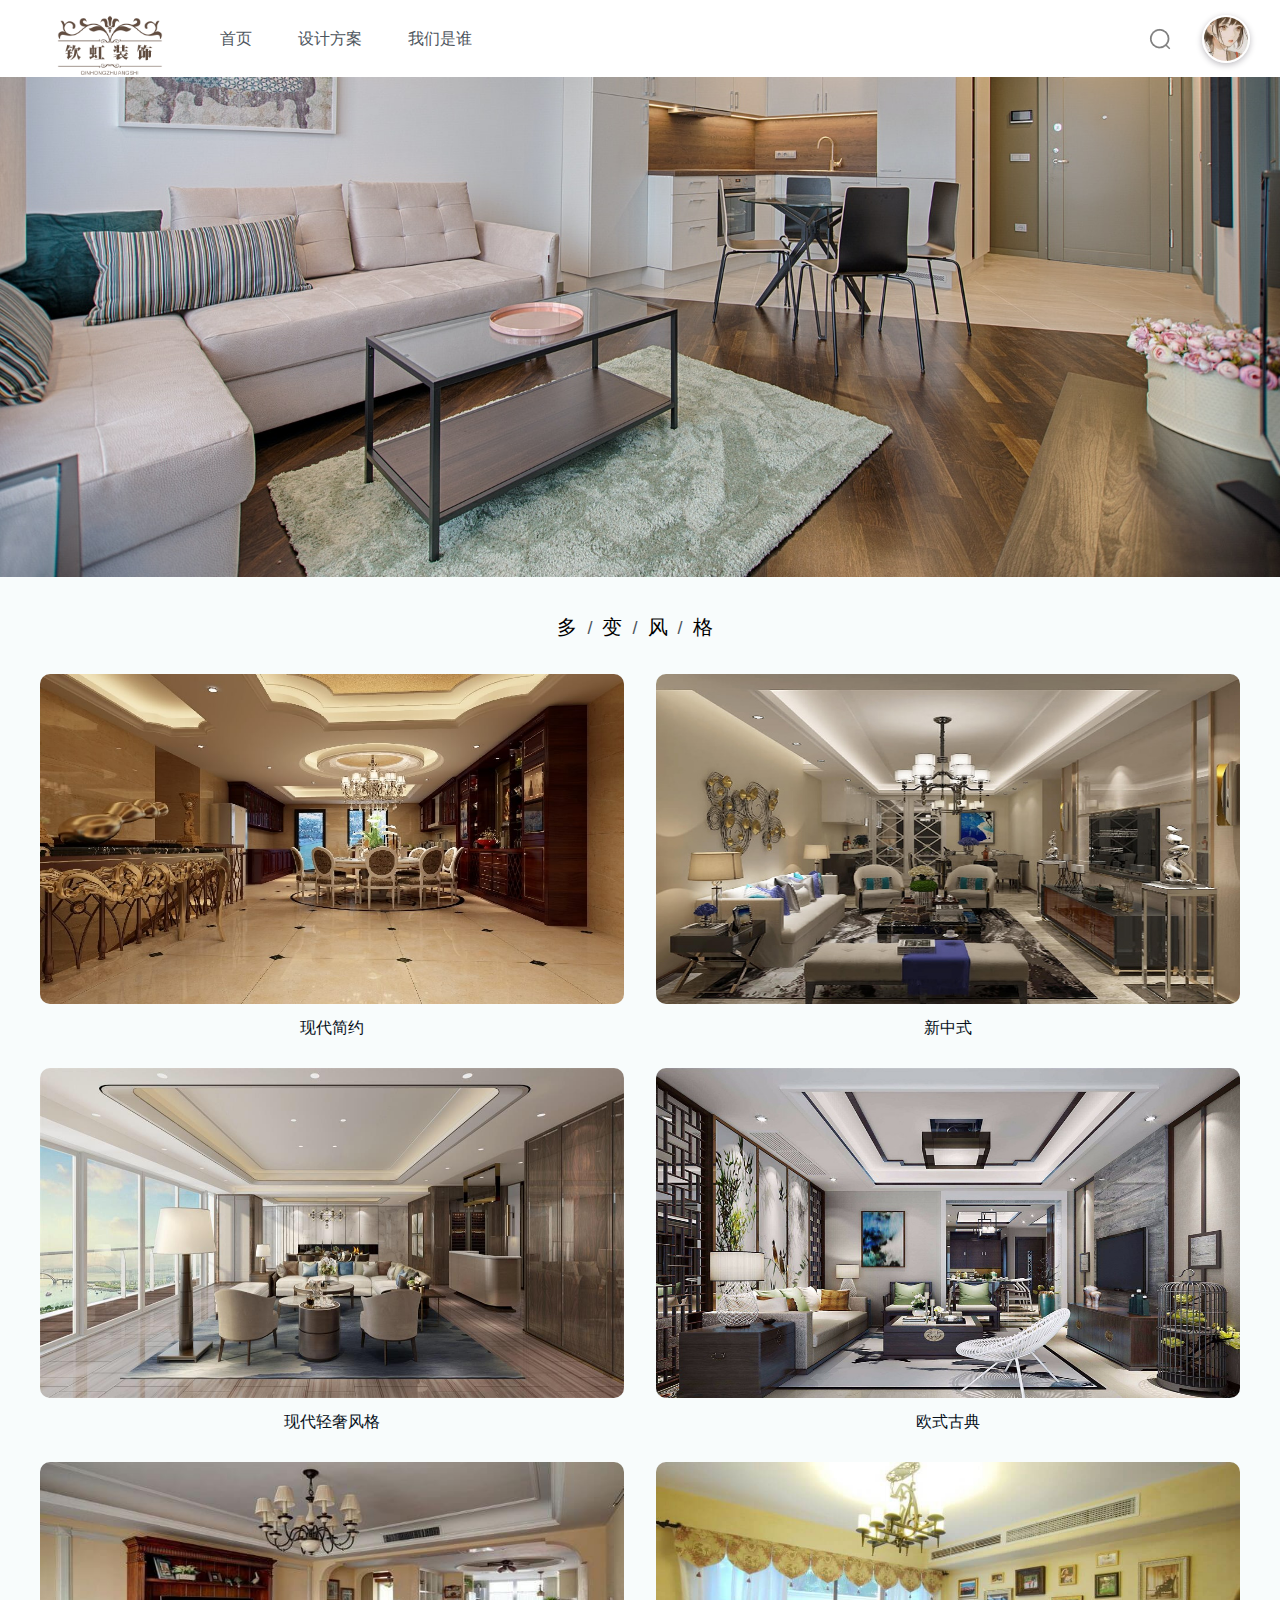
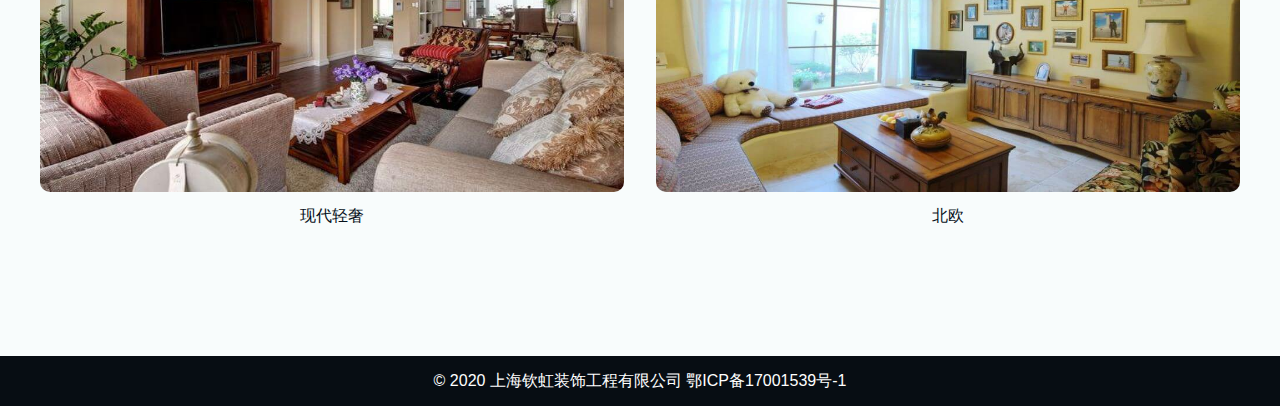
<file: page/index.html>
<!DOCTYPE html>
<html lang="en">
<head>
    <meta charset="UTF-8">
    <title>上海钦虹装饰工程有限公司</title>
    <link rel="stylesheet" href="../static/css/public.css">
    <link rel="stylesheet" href="../static/css/banner.css">
    <link rel="stylesheet" href="../static/css/index.css">
</head>

<body>
<div class="banner-container">
    <div class="nav-cont clear">
        <div class="nav-l clear">
            <a href="#">
                <div class="logo-pos"></div>
            </a>
            <div class="nav-menu">
                <ul class="clear">
                    <li><a href="#">首页</a></li>
                    <li><a href="#">设计方案</a></li>
                    <li><a href="#">我们是谁</a></li>
                </ul>
            </div>
        </div>
        <div class="nav-r">
            <div class="nav-r-wrap">
                <div>
                    <div class="search-box middle clear">
                        <div class="search-h-ip-b nav-l">
                            <input type="text" class="search-h-ip">
                            <div class="search-box-hi">
                                <div class="search-hot-d">
                                    <p class="search-hot-p">热门搜索</p>
                                    <div class="search-hot-list clear">
                                        <a href="#" class="nav-l">阿萨</a>
                                        <a href="#" class="nav-l">阿萨</a>
                                        <a href="#" class="nav-l">阿萨</a>
                                        <a href="#" class="nav-l">阿萨</a>
                                        <a href="#" class="nav-l">阿萨德的</a>
                                    </div>
                                </div>
                                <div class="search-latest-d">
                                    <p class="search-latest-p">热门搜索</p>
                                    <div class="search-latest-list clear">
                                        <a href="#" class="nav-l">阿萨</a>
                                        <a href="#" class="nav-l">阿萨</a>
                                        <a href="#" class="nav-l">阿萨</a>
                                        <a href="#" class="nav-l">阿萨</a>
                                        <a href="#" class="nav-l">阿萨德的</a>
                                    </div>
                                </div>
                            </div>
                            <div class="search-box-lenovo">
                                <a href="#">我的</a>
                                <a href="#">我的的</a>
                            </div>
                        </div>
                        <div class="search-nav-icon nav-r">
                            <div class="search-nav-icon-i"></div>
                        </div>
                    </div>
                    <div class="middle" style="display: none;">
                        <ul class="nav-login-ul">
                            <li><a href="../page/login.html">注册</a></li>
                            <li><span>/</span></li>
                            <li><a href="../page/login.html">登录</a></li>
                        </ul>
                    </div>
                    <div class="middle after-login">
                        <!--<div class="news-cont middle">-->
                            <!--<a href="#">-->
                                <!--<img src="../static/images/news.png" alt="">-->
                            <!--</a>-->
                            <!--<span class="news-hint-box"></span>-->
                        <!--</div>-->
                        <div class="user-head-portrait">
                            <div class="head-img-box">
                                <img src="../static/images/tou.jpg" alt="">
                            </div>
                            <div class="user-nav-box">
                                <img src="../static/images/nav-icon-s.png" alt="" class="user-nav-img">
                                <div class="user-nav-cont">
                                    <div class="u-com-nav">
                                        <ul class="u-com-ul clear">
                                            <li>
                                                <a href="#">
                                                    <img src="../static/images/n-sz.png" alt="" class="middle">
                                                    <span class="middle">账号设置</span>
                                                </a>
                                            </li>
                                            <li>
                                                <a href="#">
                                                    <img src="../static/images/n-sz.png" alt="" class="middle">
                                                    <span class="middle">个人信息</span>
                                                </a>
                                            </li>
                                            <li>
                                                <a href="#">
                                                    <img src="../static/images/n-sz.png" alt="" class="middle">
                                                    <span class="middle">我的收藏</span>
                                                </a>
                                            </li>
                                            <li>
                                                <a href="#">
                                                    <img src="../static/images/n-sz.png" alt="" class="middle">
                                                    <span class="middle">我的预约</span>
                                                </a>
                                            </li>
                                        </ul>
                                    </div>
                                    <a href="#" class="log-out">安全退出</a>
                                </div>
                            </div>
                        </div>
                    </div>
                </div>
            </div>
        </div>
    </div>
</div>

<div class="content">
    <div class="main_banner">
        <img src="../static/images/banner.jpg" alt="" class="main_banner_img">
    </div>
    <div class="content_introduce clear">
        <div class="content_introduce_head">
            <div class="content_title">多<span>/</span>变<span>/</span>风<span>/</span>格</div>
        </div>
        <div class="content_wrap">
            <div class="content_list">
                    <div class="content_list_img">
                    <a href=""><img src="../static/images/t1.jpg" alt="" class="img_info"></a>
                </div>
                <div class="content_list_info">
                    <div class="content_list_title">
                        <a href="#" class="a_title">现代简约</a>
                    </div>
                </div>
            </div>
            <div class="content_list">
                <div class="content_list_img">
                    <a href=""><img src="../static/images/t2.jpg" alt="" class="img_info"></a>
                </div>
                <div class="content_list_info">
                    <div class="content_list_title">
                        <a href="#" class="a_title">新中式</a>
                    </div>
                </div>
            </div>
            <div class="content_list">
                <div class="content_list_img">
                    <a href=""><img src="../static/images/t3.jpg" alt="" class="img_info"></a>
                </div>
                <div class="content_list_info">
                    <div class="content_list_title">
                        <a href="#" class="a_title">现代轻奢风格</a>
                    </div>
                </div>
            </div>
            <div class="content_list">
                <div class="content_list_img">
                    <a href=""><img src="../static/images/t4.jpg" alt="" class="img_info"></a>
                </div>
                <div class="content_list_info">
                    <div class="content_list_title">
                        <a href="#" class="a_title">欧式古典</a>
                    </div>
                </div>
            </div>
            <div class="content_list">
                <div class="content_list_img">
                    <a href=""><img src="../static/images/t5.jpg" alt="" class="img_info"></a>
                </div>
                <div class="content_list_info">
                    <div class="content_list_title">
                        <a href="#" class="a_title">现代轻奢</a>
                    </div>
                </div>
            </div>
            <div class="content_list">
                <div class="content_list_img">
                    <a href=""><img src="../static/images/t6.jpg" alt="" class="img_info"></a>
                </div>
                <div class="content_list_info">
                    <div class="content_list_title">
                        <a href="#" class="a_title">北欧</a>
                    </div>
                </div>
            </div>
        </div>
    </div>
</div>

<!--contact-->
<div class="contact-price" hidden>
    <div class="contact-price-wrap">
        <div class="contact-price-limit">
            <form action="javascript:;" class="contact-price-form clear">
                <input type="text" placeholder="您的称呼">
                <input type="text" placeholder="您的联系方式">
                <input type="text" placeholder="楼盘/小区名称">
                <input type="text" placeholder="房屋面积">
                <button>获取报价</button>
            </form>
            <span class="close">关闭</span>
        </div>
    </div>
</div>

<div class="foot-wrap">
    <div class="foot-count">
        <div>
            <!--<div class="foot-copy-right">Copyright © 2017 上海青城实业有限公司  鄂ICP备17001539号-1 <img src="../static/images/gonganicon.png" alt="" class="foot-copy-record">鄂公网安备 xxxxxxxx号</div>-->
            <div class="foot-copy-right">© 2020 上海钦虹装饰工程有限公司  鄂ICP备17001539号-1</div>
        </div>
    </div>
</div>
<script type="text/javascript" src="../static/js/jquery-1.7.2.min.js"></script>
<script src="../static/js/search.js"></script>
<script type="text/javascript">

    $(function () {
        $(window).scroll(function () {

            // var scrollTop = document.documentElement.scrollTop||document.body.scrollTop;
            var scrollTop = $(this).scrollTop(); //这个和上面的效果相同
            var b_height = document.body.offsetHeight;
            var c_height = document.documentElement.clientHeight;

            if(scrollTop >= b_height-c_height-120 || scrollTop < 200 )
            {
                $('.contact-price').hide();
            }else if(!window.localStorage.getItem('close')) {
                $('.contact-price').show();
            }
        });

        /**
         * 设置/清理缓存
         */
        $('.close').click(function () {
            $('.contact-price').hide();
            window.localStorage.setItem("close", true);
        });

        window.onbeforeunload=function(e){
            window.localStorage.removeItem('close');
        };
    })

</script>
</body>
</html>
</file>
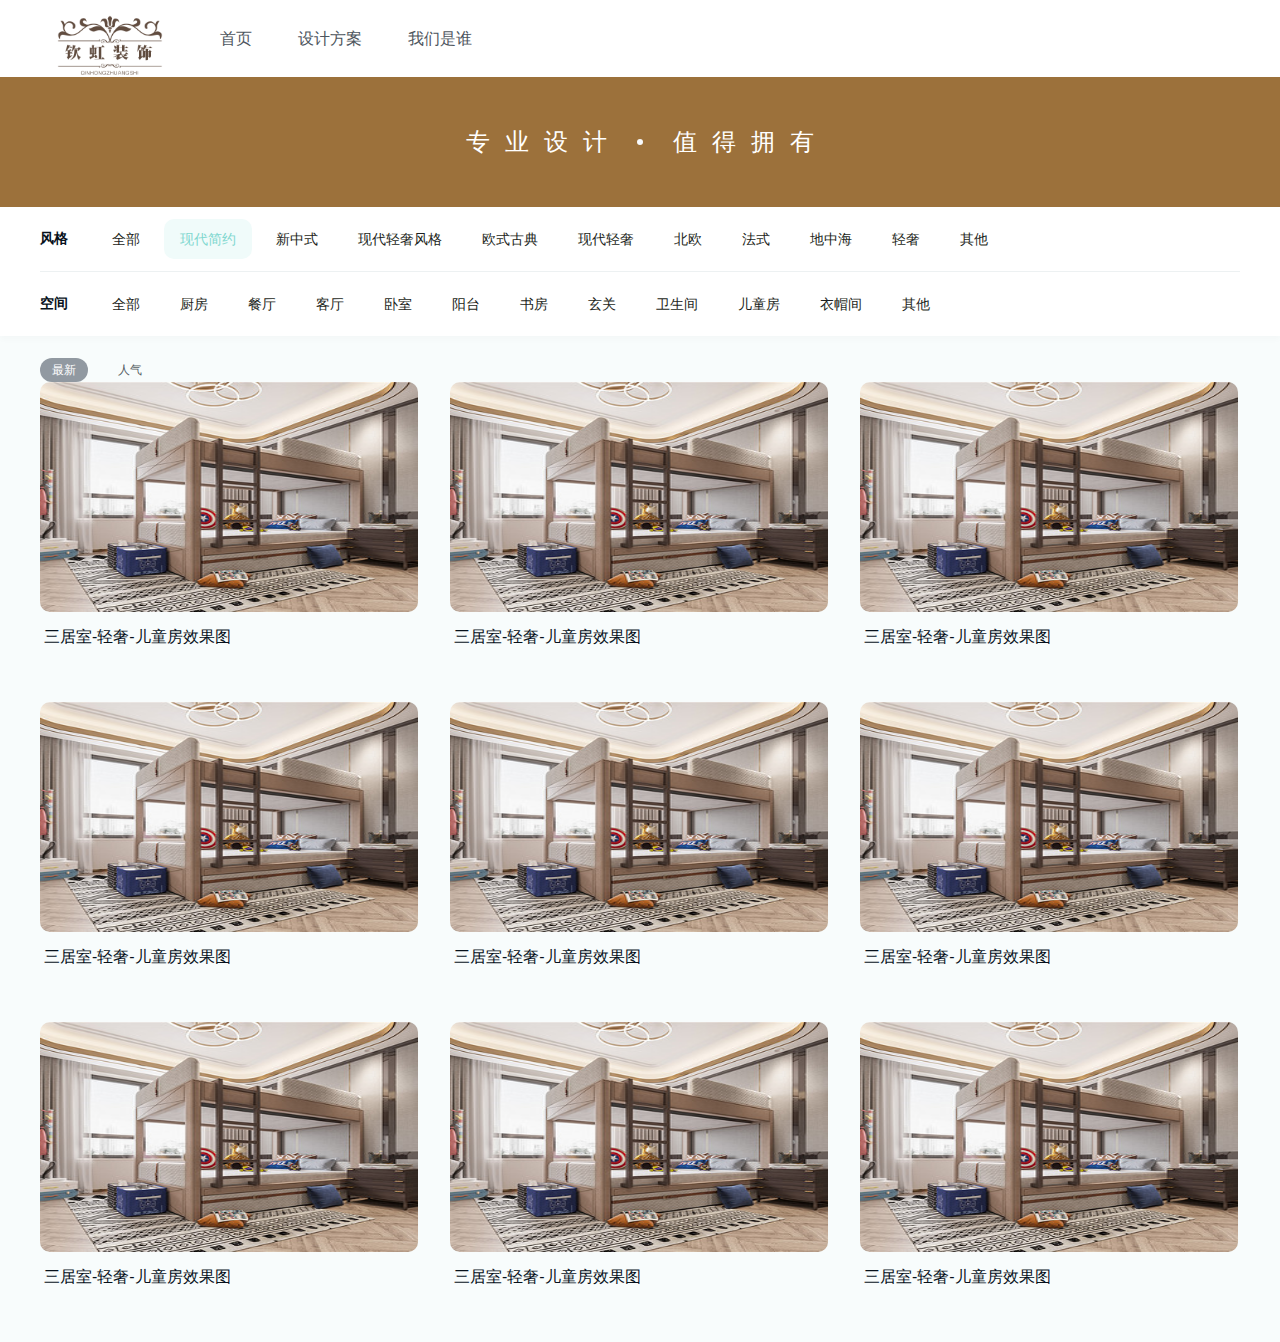
<file: page/category.html>
<!DOCTYPE html>
<html lang="en">
<head>
    <meta charset="UTF-8">
    <title>上海钦虹装饰工程有限公司</title>
    <link rel="stylesheet" href="../static/css/public.css">
    <link rel="stylesheet" href="../static/css/banner.css">
    <link rel="stylesheet" href="../static/css/category.css">
</head>
<body>
<!--banner-->
<div class="banner-container">
    <div class="nav-cont clear">
        <div class="nav-l logo-info">
            <div class="logo-pos">

            </div>
        </div>
        <div class="nav-l">
            <div class="nav-menu">
                <ul>
                    <li><a href="#">首页</a></li>
                    <li><a href="#">设计方案</a></li>
                    <li><a href="#">我们是谁</a></li>
                </ul>
            </div>
        </div>
    </div>
</div>

<!--desc-->
<div class="category-nav-banner align-center">
    <div class="category-nav-tit clear">
        <p>专</p>
        <span></span>
        <p>业</p>
        <span></span>
        <p>设</p>
        <span></span>
        <p>计</p>
        <p class="category-nav-dot"></p>
        <p>值</p>
        <span></span>
        <p>得</p>
        <span></span>
        <p>拥</p>
        <span></span>
        <p>有</p>
    </div>
</div>

<!--category-->
<div class="category-nav-wrap">
    <div class="category-nav">
        <div class="category-nav-item clear">
            <div class="category-nav-title">风格</div>
            <ul class="category-nav-choice clear">
                <li><a href="#">全部</a></li>
                <li><a href="#" class="category-nav-choice-active">现代简约</a></li>
                <li><a href="#">新中式</a></li>
                <li><a href="#">现代轻奢风格</a></li>
                <li><a href="#">欧式古典</a></li>
                <li><a href="#">现代轻奢</a></li>
                <li><a href="#">北欧</a></li>
                <li><a href="#">法式</a></li>
                <li><a href="#">地中海</a></li>
                <li><a href="#">轻奢</a></li>
                <li><a href="#">其他</a></li>
            </ul>
        </div>
        <div class="category-nav-item clear">
            <div class="category-nav-title">空间</div>
            <ul class="category-nav-choice clear">
                <li><a href="#">全部</a></li>
                <li><a href="#">厨房</a></li>
                <li><a href="#">餐厅</a></li>
                <li><a href="#">客厅</a></li>
                <li><a href="#">卧室</a></li>
                <li><a href="#">阳台</a></li>
                <li><a href="#">书房</a></li>
                <li><a href="#">玄关</a></li>
                <li><a href="#">卫生间</a></li>
                <li><a href="#">儿童房</a></li>
                <li><a href="#">衣帽间</a></li>
                <li><a href="#">其他</a></li>
            </ul>
        </div>
    </div>
</div>

<!--content-->
<div class="design-list-count">
    <div class="design-list-order">
        <ul class="design-list-ul clear">
            <li><a href="#" class="design-list-ul-act">最新</a></li>
            <li><a href="#">人气</a></li>
        </ul>
    </div>
    <div class="design-list-wrap">
        <div class="design-list-container clear">
            <div class="design-list-item nav-l">
                <img src="../static/images/ca-1.jpg" alt="" class="design-list-img">
                <div class="item-container">
                    <div class="item-title">
                        <a href="#" class="item-title-style">三居室-轻奢-儿童房效果图</a>
                    </div>
                </div>
            </div>
            <div class="design-list-item nav-l">
                <img src="../static/images/ca-1.jpg" alt="" class="design-list-img">
                <div class="item-container">
                    <div class="item-title">
                        <a href="#" class="item-title-style">三居室-轻奢-儿童房效果图</a>
                    </div>
                </div>
            </div>
            <div class="design-list-item nav-l">
                <img src="../static/images/ca-1.jpg" alt="" class="design-list-img">
                <div class="item-container">
                    <div class="item-title">
                        <a href="#" class="item-title-style">三居室-轻奢-儿童房效果图</a>
                    </div>
                </div>
            </div>
            <div class="design-list-item nav-l">
                <img src="../static/images/ca-1.jpg" alt="" class="design-list-img">
                <div class="item-container">
                    <div class="item-title">
                        <a href="#" class="item-title-style">三居室-轻奢-儿童房效果图</a>
                    </div>
                </div>
            </div>
            <div class="design-list-item nav-l">
                <img src="../static/images/ca-1.jpg" alt="" class="design-list-img">
                <div class="item-container">
                    <div class="item-title">
                        <a href="#" class="item-title-style">三居室-轻奢-儿童房效果图</a>
                    </div>
                </div>
            </div>
            <div class="design-list-item nav-l">
                <img src="../static/images/ca-1.jpg" alt="" class="design-list-img">
                <div class="item-container">
                    <div class="item-title">
                        <a href="#" class="item-title-style">三居室-轻奢-儿童房效果图</a>
                    </div>
                </div>
            </div>
            <div class="design-list-item nav-l">
                <img src="../static/images/ca-1.jpg" alt="" class="design-list-img">
                <div class="item-container">
                    <div class="item-title">
                        <a href="#" class="item-title-style">三居室-轻奢-儿童房效果图</a>
                    </div>
                </div>
            </div>
            <div class="design-list-item nav-l">
                <img src="../static/images/ca-1.jpg" alt="" class="design-list-img">
                <div class="item-container">
                    <div class="item-title">
                        <a href="#" class="item-title-style">三居室-轻奢-儿童房效果图</a>
                    </div>
                </div>
            </div>
            <div class="design-list-item nav-l">
                <img src="../static/images/ca-1.jpg" alt="" class="design-list-img">
                <div class="item-container">
                    <div class="item-title">
                        <a href="#" class="item-title-style">三居室-轻奢-儿童房效果图</a>
                    </div>
                </div>
            </div>
        </div>
    </div>
</div>
</body>
</html>
</file>
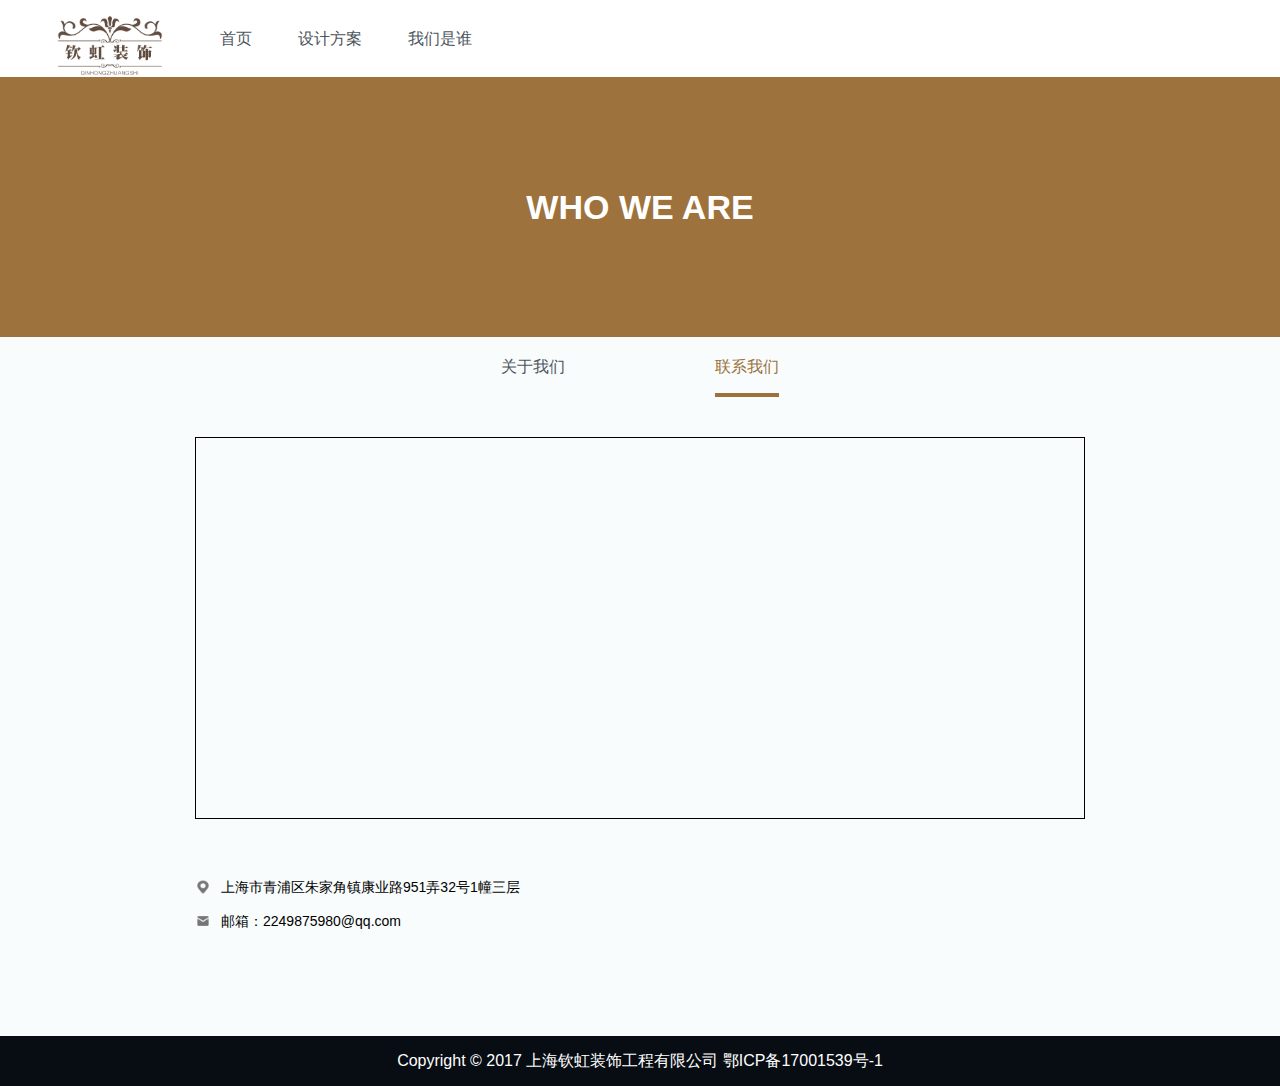
<file: page/contact.html>
<!DOCTYPE html>
<html lang="en">
<head>
    <meta charset="UTF-8">
    <title>上海钦虹装饰工程有限公司</title>
    <link rel="stylesheet" href="../static/css/public.css">
    <link rel="stylesheet" href="../static/css/banner.css">
    <link rel="stylesheet" href="../static/css/index.css">
    <link rel="stylesheet" href="../static/css/us.css">
</head>
<body>
<div class="banner-container">
    <div class="nav-cont clear">
        <div class="nav-l logo-info">
            <div class="logo-pos">

            </div>
        </div>
        <div class="nav-l">
            <div class="nav-menu">
                <ul>
                    <li><a href="#">首页</a></li>
                    <li><a href="#">设计方案</a></li>
                    <li><a href="#">我们是谁</a></li>
                </ul>
            </div>
        </div>
    </div>
</div>

<div class="about-wrap min-height">
    <div class="about-banner align-center">
        <h2 class="about-banner-tit">WHO WE ARE</h2>
    </div>
    <div class="about-nav-wrap align-center">
        <ul class="about-nav-ul">
            <li><a href="#">关于我们</a></li>
            <li><a href="#" class="about-nav-a">联系我们</a></li>
        </ul>
    </div>
    <div class="contact-us-wrap">
        <div class="contact-us-box">
            <div class="contact-map" id="map_document">

            </div>
            <div class="contact-us-item">
                <div class="contact-us-list clear">
                    <img src="../static/images/adress.png" alt="" class="contact-us-icon">
                    <p class="contact-us-p">上海市青浦区朱家角镇康业路951弄32号1幢三层</p>
                </div>
                <div class="contact-us-list clear">
                    <img src="../static/images/email.png" alt="" class="contact-us-icon">
                    <p class="contact-us-p">邮箱：2249875980@qq.com</p>
                </div>
            </div>
        </div>
    </div>
</div>

<div class="foot-wrap">
    <div class="foot-count">
        <div>
            <!--<div class="foot-copy-right">Copyright © 2017 上海钦虹装饰工程有限公司  鄂ICP备17001539号-1 <img src="../static/images/gonganicon.png" alt="" class="foot-copy-record">鄂公网安备 xxxxxxxx号</div>-->
            <div class="foot-copy-right">Copyright © 2017 上海钦虹装饰工程有限公司  鄂ICP备17001539号-1</div>
        </div>
    </div>
</div>
<script type="text/javascript" src="https://api.map.baidu.com/api?key=&v=1.3&services=true&s=1"></script>
<script>
    //创建和初始化地图函数：
    function initMap(){
        createMap();//创建地图
        setMapEvent();//设置地图事件
        addMapControl();//向地图添加控件
        addMarker();//向地图中添加marker
    }

    //创建地图函数：
    function createMap(){
        var map = new BMap.Map("map_document");//在百度地图容器中创建一个地图
        var point = new BMap.Point(121.070706,31.088294);//定义一个中心点坐标
        map.centerAndZoom(point,18);//设定地图的中心点和坐标并将地图显示在地图容器中
        window.map = map;//将map变量存储在全局
    }

    //地图事件设置函数：
    function setMapEvent(){
        map.enableDragging();//启用地图拖拽事件，默认启用(可不写)
        map.enableScrollWheelZoom();//启用地图滚轮放大缩小
        map.enableDoubleClickZoom();//启用鼠标双击放大，默认启用(可不写)
        map.enableKeyboard();//启用键盘上下左右键移动地图
    }

    //地图控件添加函数：
    function addMapControl(){
        //向地图中添加缩放控件
        var ctrl_nav = new BMap.NavigationControl({anchor:BMAP_ANCHOR_TOP_LEFT,type:BMAP_NAVIGATION_CONTROL_LARGE});
        map.addControl(ctrl_nav);
        //向地图中添加缩略图控件
        var ctrl_ove = new BMap.OverviewMapControl({anchor:BMAP_ANCHOR_BOTTOM_RIGHT,isOpen:1});
        map.addControl(ctrl_ove);
        //向地图中添加比例尺控件
        var ctrl_sca = new BMap.ScaleControl({anchor:BMAP_ANCHOR_BOTTOM_LEFT});
        map.addControl(ctrl_sca);
    }

    //标注点数组
    var markerArr = [{title:"钦虹装饰",content:"上海市青浦区朱家角镇康业路951弄32号1幢三层",point:"121.070706|31.088294",isOpen:0,icon:{w:23,h:25,l:46,t:21,x:9,lb:12}}
    ];
    //创建marker
    function addMarker(){
        for(var i=0;i<markerArr.length;i++){
            var json = markerArr[i];
            var p0 = json.point.split("|")[0];
            var p1 = json.point.split("|")[1];
            var point = new BMap.Point(p0,p1);
            var iconImg = createIcon(json.icon);
            var marker = new BMap.Marker(point,{icon:iconImg});
            var iw = createInfoWindow(i);
            var label = new BMap.Label(json.title,{"offset":new BMap.Size(json.icon.lb-json.icon.x+10,-20)});
            marker.setLabel(label);
            map.addOverlay(marker);
            label.setStyle({
                borderColor:"#808080",
                color:"#333",
                cursor:"pointer"
            });

            (function(){
                var index = i;
                var _iw = createInfoWindow(i);
                var _marker = marker;
                _marker.addEventListener("click",function(){
                    this.openInfoWindow(_iw);
                });
                _iw.addEventListener("open",function(){
                    _marker.getLabel().hide();
                })
                _iw.addEventListener("close",function(){
                    _marker.getLabel().show();
                })
                label.addEventListener("click",function(){
                    _marker.openInfoWindow(_iw);
                })
                if(!!json.isOpen){
                    label.hide();
                    _marker.openInfoWindow(_iw);
                }
            })()
        }
    }
    //创建InfoWindow
    function createInfoWindow(i){
        var json = markerArr[i];
        var iw = new BMap.InfoWindow("<b class='iw_poi_title' title='" + json.title + "'>" + json.title + "</b><div class='iw_poi_content'>"+json.content+"</div>");
        return iw;
    }
    //创建一个Icon

    function createIcon(json){
        var icon = new BMap.Icon("https://map.baidu.com/image/us_mk_icon.png", new BMap.Size(json.w,json.h),{imageOffset: new BMap.Size(-json.l,-json.t),infoWindowOffset:new BMap.Size(json.lb+5,1),offset:new BMap.Size(json.x,json.h)})
        return icon;
    }

    initMap();//创建和初始化地图
</script>
</body>
</html>
</file>
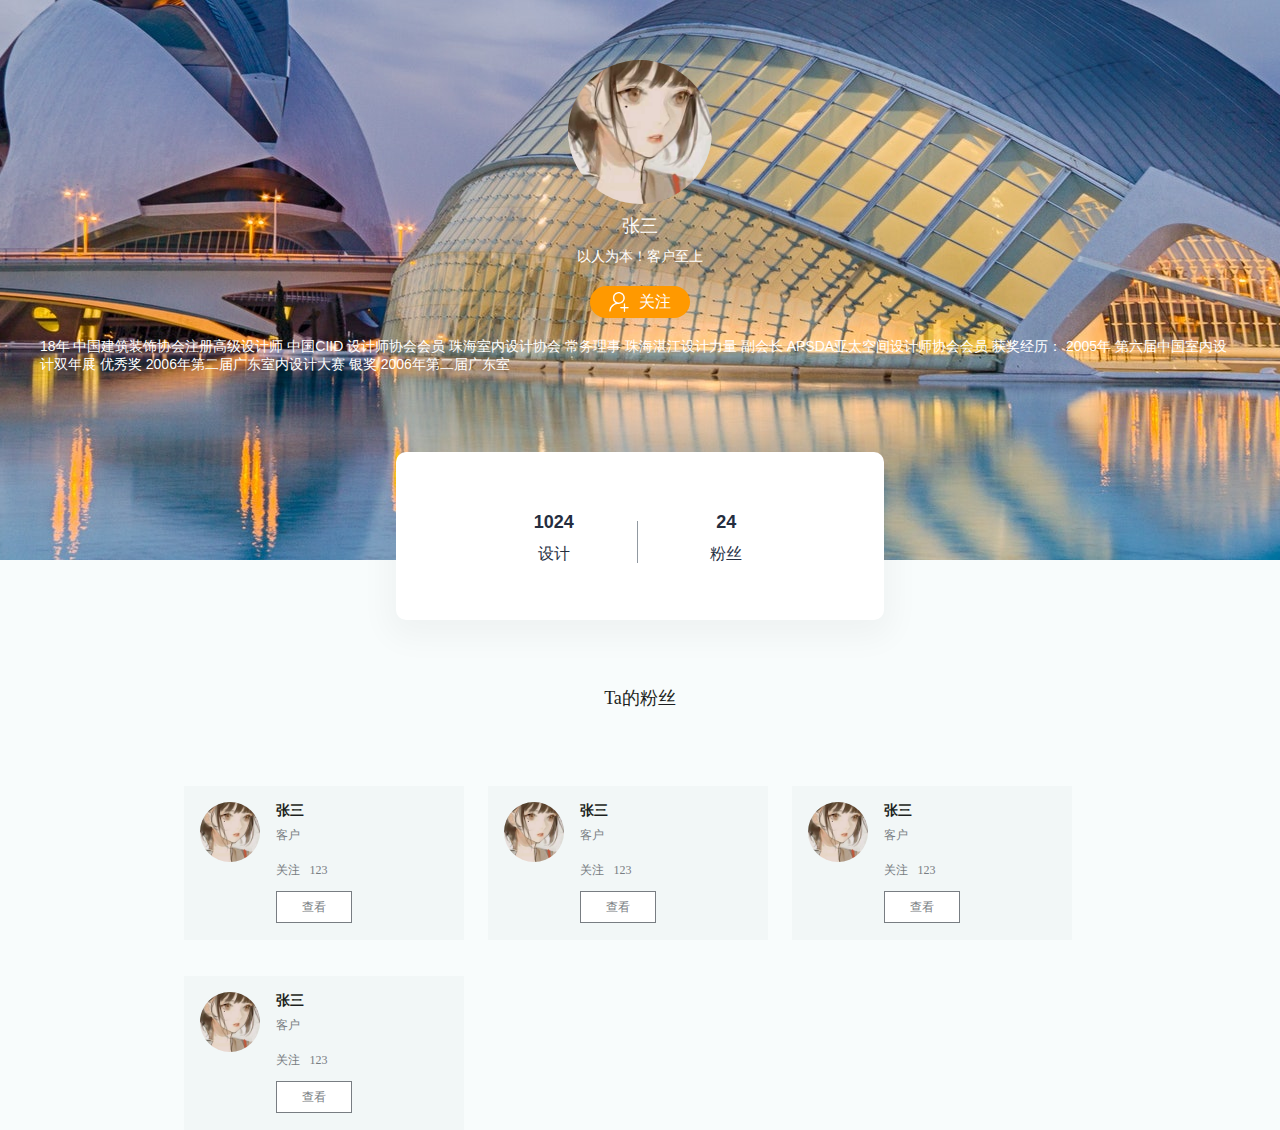
<file: page/designer.html>
<!doctype html>
<html lang="en">
<head>
    <meta charset="UTF-8">
    <meta name="viewport"
          content="width=device-width, user-scalable=no, initial-scale=1.0, maximum-scale=1.0, minimum-scale=1.0">
    <meta http-equiv="X-UA-Compatible" content="ie=edge">
    <title>Document</title>
    <link rel="stylesheet" href="../static/css/designer.css">
    <link rel="stylesheet" href="../static/css/public.css">
</head>
<body>
<div class="designer-detail-wrap">
    <div class="designer-detail-banner">
        <div class="designer-info">
            <div class="designer-img">
                <img src="../static/images/tou.jpg" alt="">
            </div>
            <div class="designer-name">
                <p class="name-p">张三</p>
                <p class="name-h">以人为本！客户至上</p>
            </div>
            <div class="designer-star-wrap">
                <span class="star-logo"></span>
                <span class="star-text">关注</span>
            </div>
            <p class="designer-detail">18年 中国建筑装饰协会注册高级设计师 中国CIID 设计师协会会员 珠海室内设计协会 常务理事 珠海湛江设计力量 副会长 APSDA亚太空间设计师协会会员 获奖经历： 2005年 第六届中国室内设计双年展 优秀奖 2006年第二届广东室内设计大赛 银奖 2006年第二届广东室</p>
        </div>
        <div class="designer-nav">
            <ul class="nav-ul">
                <li class="nav-li">
                    <a href="#" class="nav-li-a">
                        <p class="p-num">1024</p>
                        <p class="p-desc">设计</p>
                    </a>
                </li>
                <li class="nav-li">
                    <a href="#" class="nav-li-a">
                        <p class="p-num">24</p>
                        <p class="p-desc">粉丝</p>
                    </a>
                </li>
            </ul>
        </div>
    </div>
    <div class="designer-content" style="display: none;">
        <div class="content-title">
            彰显不凡气质， 缔造经典空间
        </div>
        <div class="content-wrap">
            <div class="content-box">
                <div class="item-detail clear">
                    <div class="content-item">
                        <div class="item-img">
                            <a href="#">
                                <img src="../static/images/tou.jpg" alt="">
                            </a>
                        </div>
                        <div class="item-title">
                            <a href="#">
                                <span>11111</span>
                            </a>
                        </div>
                    </div>
                    <div class="content-item">
                        <div class="item-img">
                            <a href="#">
                                <img src="../static/images/tou.jpg" alt="">
                            </a>
                        </div>
                        <div class="item-title">
                            <a href="#">
                                <span>11111</span>
                            </a>
                        </div>
                    </div>
                    <div class="content-item">
                        <div class="item-img">
                            <a href="#">
                                <img src="../static/images/tou.jpg" alt="">
                            </a>
                        </div>
                        <div class="item-title">
                            <a href="#">
                                <span>11111</span>
                            </a>
                        </div>
                    </div>
                    <div class="content-item">
                        <div class="item-img">
                            <a href="#">
                                <img src="../static/images/tou.jpg" alt="">
                            </a>
                        </div>
                        <div class="item-title">
                            <a href="#">
                                <span>11111</span>
                            </a>
                        </div>
                    </div>
                    <div class="content-item">
                        <div class="item-img">
                            <a href="#">
                                <img src="../static/images/tou.jpg" alt="">
                            </a>
                        </div>
                        <div class="item-title">
                            <a href="#">
                                <span>11111</span>
                            </a>
                        </div>
                    </div>
                </div>
            </div>
        </div>
    </div>
    <div class="designer-content">
        <div class="content-title">
            Ta的粉丝
        </div>
        <div class="fan-content">
            <div class="fan-box">
                <div class="fan-detail clear">
                    <div class="fan-item">
                        <div class="fan-info clear">
                            <div class="fan-img">
                                <img src="../static/images/tou.jpg" alt="">
                            </div>
                            <div class="fan-title">
                                <p class="fan-name">张三</p>
                                <p class="fan-type">客户</p>
                                <div class="fan-favor">
                                    <span class="fan-focus">关注</span>
                                    <span class="fan-num">123</span>
                                </div>
                                <div class="fan-check">
                                    <a href="#">查看</a>
                                </div>
                            </div>
                        </div>
                    </div>
                    <div class="fan-item">
                        <div class="fan-info clear">
                            <div class="fan-img">
                                <img src="../static/images/tou.jpg" alt="">
                            </div>
                            <div class="fan-title">
                                <p class="fan-name">张三</p>
                                <p class="fan-type">客户</p>
                                <div class="fan-favor">
                                    <span class="fan-focus">关注</span>
                                    <span class="fan-num">123</span>
                                </div>
                                <div class="fan-check">
                                    <a href="#">查看</a>
                                </div>
                            </div>
                        </div>
                    </div>
                    <div class="fan-item">
                        <div class="fan-info clear">
                            <div class="fan-img">
                                <img src="../static/images/tou.jpg" alt="">
                            </div>
                            <div class="fan-title">
                                <p class="fan-name">张三</p>
                                <p class="fan-type">客户</p>
                                <div class="fan-favor">
                                    <span class="fan-focus">关注</span>
                                    <span class="fan-num">123</span>
                                </div>
                                <div class="fan-check">
                                    <a href="#">查看</a>
                                </div>
                            </div>
                        </div>
                    </div>
                    <div class="fan-item">
                        <div class="fan-info clear">
                            <div class="fan-img">
                                <img src="../static/images/tou.jpg" alt="">
                            </div>
                            <div class="fan-title">
                                <p class="fan-name">张三</p>
                                <p class="fan-type">客户</p>
                                <div class="fan-favor">
                                    <span class="fan-focus">关注</span>
                                    <span class="fan-num">123</span>
                                </div>
                                <div class="fan-check">
                                    <a href="#">查看</a>
                                </div>
                            </div>
                        </div>
                    </div>
                </div>
            </div>
        </div>
    </div>
</div>
</body>
</html>
</file>
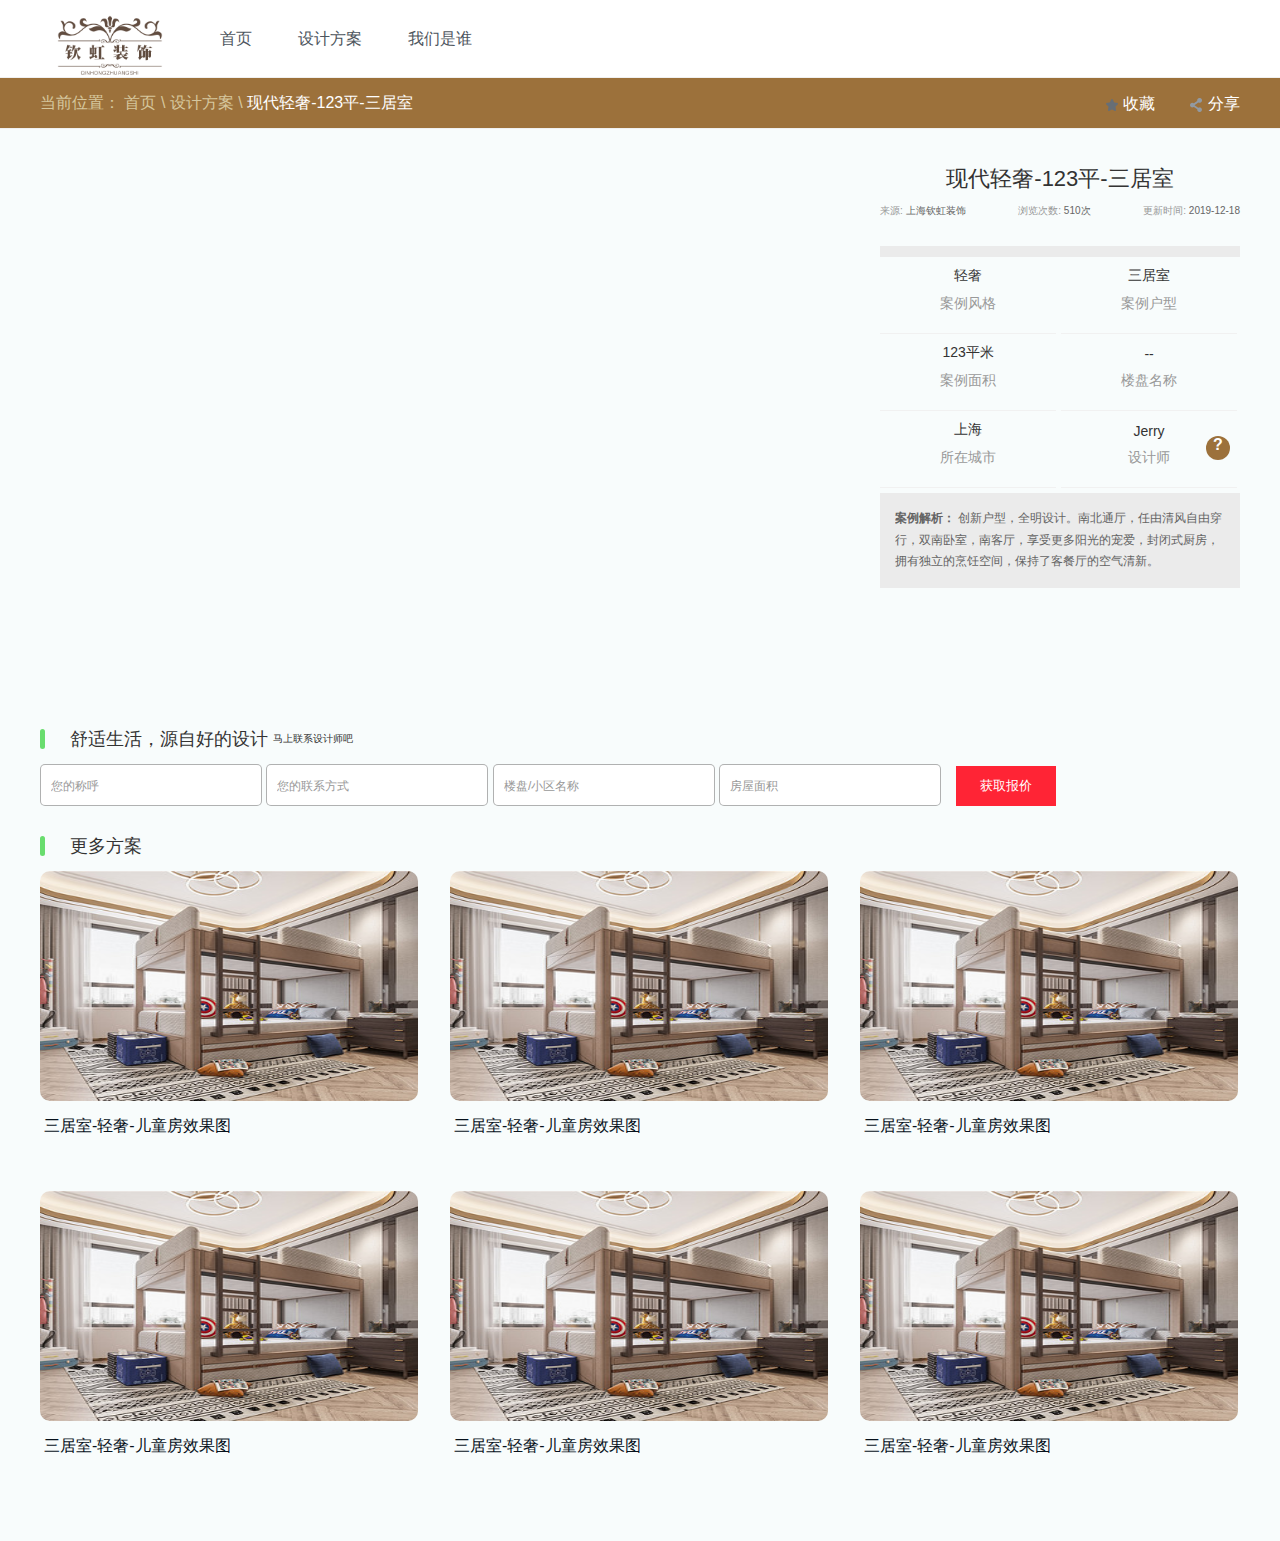
<file: page/detail.html>
<!DOCTYPE html>
<html lang="en">
<head>
    <meta charset="UTF-8">
    <title>上海钦虹装饰工程有限公司</title>
    <link rel="stylesheet" href="../static/css/public.css">
    <link rel="stylesheet" href="../static/css/banner.css">
    <link rel="stylesheet" href="../static/css/element.css">
    <link rel="stylesheet" href="../static/css/detail.css">
    <link rel="stylesheet" href="../static/css/category.css">
</head>
<body>

<!--banner-->
<div class="banner-container">
    <div class="nav-cont clear">
        <div class="nav-l logo-info">

            <div class="logo-pos">

            </div>
        </div>
        <div class="nav-l">
            <div class="nav-menu">
                <ul>
                    <li><a href="#">首页</a></li>
                    <li><a href="#">设计方案</a></li>
                    <li><a href="#">我们是谁</a></li>
                </ul>
            </div>
        </div>
    </div>
</div>

<!--desc-->
<div class="desc-nav-wrap">
    <div class="desc-nav clear">
        <div class="desc-nav-l nav-l">
            <span>当前位置：</span>
            <a href="#">首页</a>
            <span>\</span>
            <a href="#">设计方案</a>
            <span>\</span>
            <span>现代轻奢-123平-三居室</span>
        </div>
        <div class="desc-nav-r nav-r">
            <div class="collect-cont">
                <div class="collect-cont-icon"></div>
                <span>收藏</span>
            </div>
            <div class="share-cont">
                <div class="share-cont-icon"></div>
                <span>分享</span>
            </div>
        </div>
    </div>
</div>

<div class="desc-wrap">
    <div class="desc-info clear">
        <!--scroll-->
        <div class="design-effect" id="wrapper">
            <div class="banner-wrap">
                <el-carousel :interval="5000" arrow="never" trigger="click">
                    <el-carousel-item v-for="(item, index) in banner_list" :key="index">
                        <img :src="item" alt="" class="banner-img">
                    </el-carousel-item>
                </el-carousel>
            </div>
        </div>
        <div class="design-idea">
            <div class="design-idea-wrap">
                <h1 class="desc-title">现代轻奢-123平-三居室</h1>
                <div class="desc-mark">
                    <span><i>来源:</i> 上海钦虹装饰</span>
                    <span><i>浏览次数:</i> 510次</span>
                    <span><i>更新时间:</i> 2019-12-18</span>
                </div>
                <div class="desc-detail">
                    <ul class="desc-detail-ul">
                        <li>
                            <p class="detail-ca"><a href="#" target="_blank">轻奢</a></p>
                            <p class="detail-default">案例风格</p>
                        </li>
                        <li>
                            <p class="detail-ca"><a href="#" target="_blank">三居室</a></p>
                            <p class="detail-default">案例户型</p>
                        </li>
                        <li>
                            <p class="detail-ca"><a href="#" target="_blank">123平米</a></p>
                            <p class="detail-default">案例面积</p>
                        </li>
                        <li>
                            <p class="detail-ca"><a href="#" target="_blank">--</a></p>
                            <p class="detail-default">楼盘名称</p>
                        </li>
                        <li>
                            <p class="detail-ca"><a href="#" target="_blank">上海</a></p>
                            <p class="detail-default">所在城市</p>
                        </li>
                        <li>
                            <p class="detail-ca"><a href="#" target="_blank">Jerry</a></p>
                            <p class="detail-default">设计师</p>
                        </li>
                    </ul>
                </div>
                <div class="idea-desc">
                    <h4>
                        <b>案例解析：</b>
                        创新户型，全明设计。南北通厅，任由清风自由穿行，双南卧室，南客厅，享受更多阳光的宠爱，封闭式厨房，拥有独立的烹饪空间，保持了客餐厅的空气清新。
                    </h4>
                </div>
                <div class="tip-wrap">
                    <p>点击 设计师 查看更多关于Ta的信息</p>
                </div>
            </div>
        </div>
    </div>

    <div class="contact-wrap">
        <div class="contact-w">
            <p class="contact-wel">舒适生活，源自好的设计<span class="sub-wel">马上联系设计师吧</span></p>
        </div>
            <div class="contact-method">
                <form action="javascript:;">
                    <input type="text" placeholder="您的称呼">
                    <input type="text" placeholder="您的联系方式">
                    <input type="text" placeholder="楼盘/小区名称">
                    <input type="text" placeholder="房屋面积">
                    <button class="contact-submit">获取报价</button>
                </form>
        </div>
    </div>

    <div class="recommend-wrap">
        <div class="recommend-w">
            <p class="recommend-wel">更多方案</p>
        </div>
        <div class="design-list-count">
            <div class="design-list-wrap">
                <div class="design-list-container clear">
                    <div class="design-list-item nav-l">
                        <img src="../static/images/ca-1.jpg" alt="" class="design-list-img">
                        <div class="item-container">
                        <div class="item-title">
                        <a href="#" class="item-title-style">三居室-轻奢-儿童房效果图</a>
                        </div>
                        </div>
                    </div>
                    <div class="design-list-item nav-l">
                        <img src="../static/images/ca-1.jpg" alt="" class="design-list-img">
                        <div class="item-container">
                        <div class="item-title">
                        <a href="#" class="item-title-style">三居室-轻奢-儿童房效果图</a>
                        </div>
                        </div>
                    </div>
                    <div class="design-list-item nav-l">
                        <img src="../static/images/ca-1.jpg" alt="" class="design-list-img">
                        <div class="item-container">
                        <div class="item-title">
                        <a href="#" class="item-title-style">三居室-轻奢-儿童房效果图</a>
                        </div>
                        </div>
                    </div>
                    <div class="design-list-item nav-l">
                        <img src="../static/images/ca-1.jpg" alt="" class="design-list-img">
                        <div class="item-container">
                        <div class="item-title">
                        <a href="#" class="item-title-style">三居室-轻奢-儿童房效果图</a>
                        </div>
                        </div>
                    </div>
                    <div class="design-list-item nav-l">
                        <img src="../static/images/ca-1.jpg" alt="" class="design-list-img">
                        <div class="item-container">
                        <div class="item-title">
                        <a href="#" class="item-title-style">三居室-轻奢-儿童房效果图</a>
                        </div>
                        </div>
                    </div>
                    <div class="design-list-item nav-l">
                        <img src="../static/images/ca-1.jpg" alt="" class="design-list-img">
                        <div class="item-container">
                        <div class="item-title">
                        <a href="#" class="item-title-style">三居室-轻奢-儿童房效果图</a>
                        </div>
                        </div>
                    </div>
                </div>
            </div>
        </div>
    </div>
</div>

<!--<script src="https://cdn.bootcss.com/jquery/3.2.1/jquery.js"></script>-->
<script src="https://cdn.bootcdn.net/ajax/libs/vue/2.6.9/vue.js"></script>
<script src="../static/js/element.js"></script>
<script>
        var app = new Vue({
        el: '#wrapper',
        data: {
            banner_list: [
                "../static/images/d1.jpg",
                "../static/images/d2.jpg",
                "../static/images/d3.jpg",
                "../static/images/d4.jpg",
                "../static/images/d5.jpg"
            ]
        }
    });
</script>
</body>
</html>
</file>
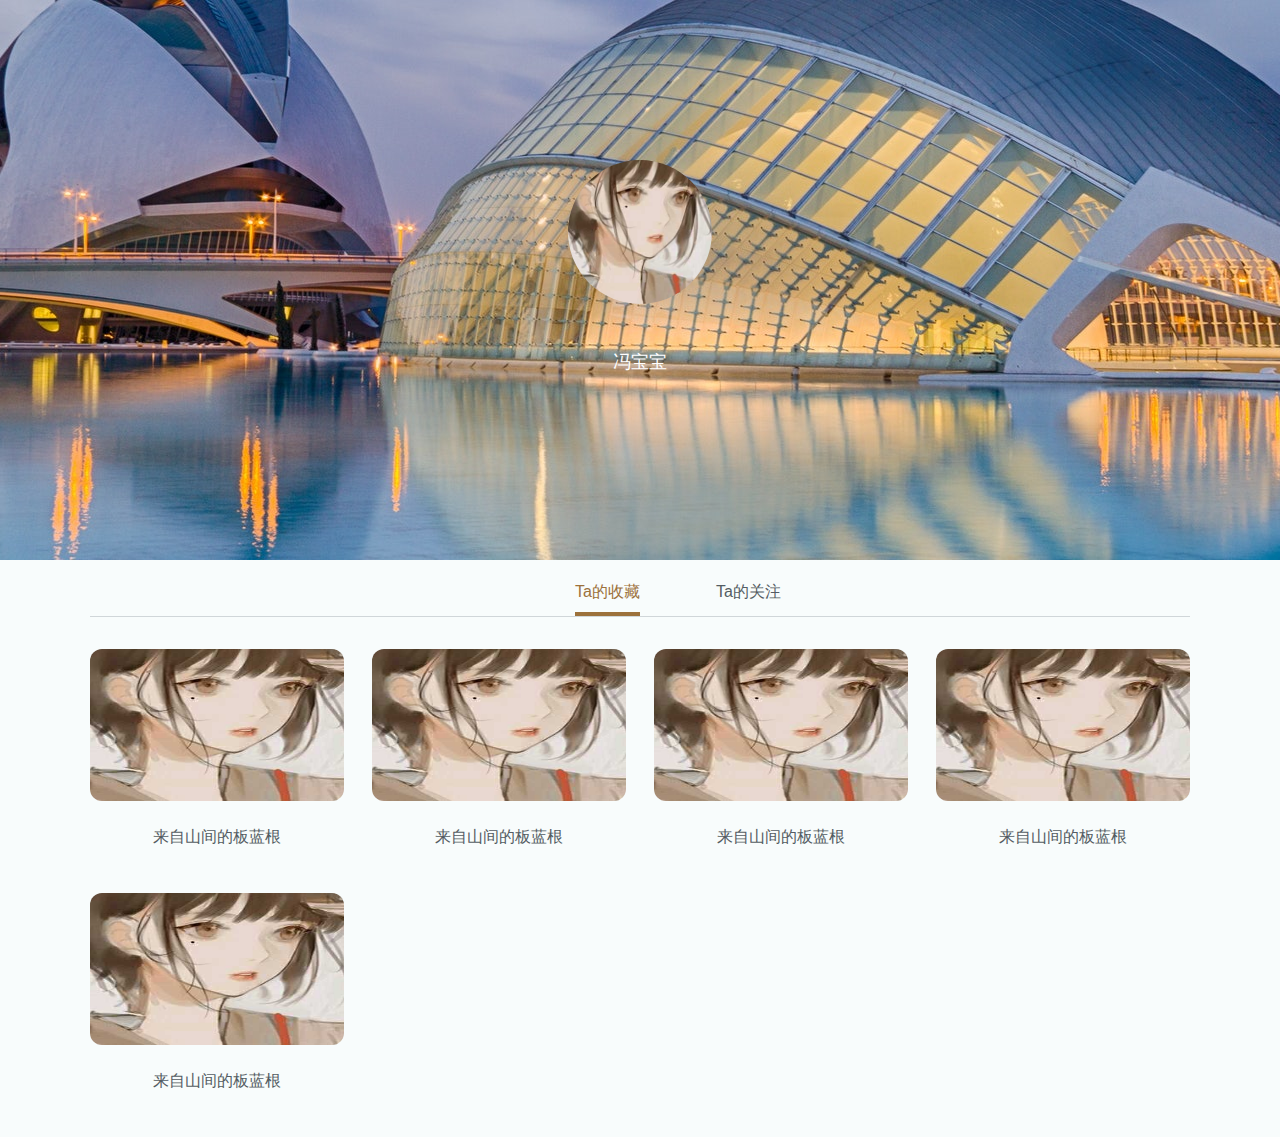
<file: page/profile.html>
<!doctype html>
<html lang="en">
<head>
    <meta charset="UTF-8">
    <meta name="viewport"
          content="width=device-width, user-scalable=no, initial-scale=1.0, maximum-scale=1.0, minimum-scale=1.0">
    <meta http-equiv="X-UA-Compatible" content="ie=edge">
    <title>Document</title>
    <link rel="stylesheet" href="../static/css/profile.css">
    <link rel="stylesheet" href="../static/css/public.css">
</head>
<body>
<div class="profile-user-wrap">
    <div class="profile-detail-banner">
        <div class="profile-info">
            <div class="profile-img">
                <img src="../static/images/tou.jpg" alt="">
            </div>
        </div>
        <div class="profile-name">
            <div>
                <p class="name-p">冯宝宝</p>
            </div>
        </div>
    </div>
    <div class="profile-content">
        <div class="profile-nav">
            <ul class="nav-ul clear">
                <li class="nav-l"><a href="#" class="nav-active">Ta的收藏</a></li>
                <li class="nav-l"><a href="#">Ta的关注</a></li>
            </ul>
        </div>
        <div class="profile-info">
            <div class="profile-info-wrap">
                <div class="profile-info-d clear">
                    <div class="profile-info-detail nav-l">
                        <div class="detail-img-d">
                            <img src="../static/images/tou.jpg" alt="">
                        </div>
                        <div class="detail-t-w">
                            <a href="#">
                                <span>来自山间的板蓝根</span>
                            </a>
                        </div>
                    </div>
                    <div class="profile-info-detail nav-l">
                        <div class="detail-img-d">
                            <img src="../static/images/tou.jpg" alt="">
                        </div>
                        <div class="detail-t-w">
                            <a href="#">
                                <span>来自山间的板蓝根</span>
                            </a>
                        </div>
                    </div>
                    <div class="profile-info-detail nav-l">
                        <div class="detail-img-d">
                            <img src="../static/images/tou.jpg" alt="">
                        </div>
                        <div class="detail-t-w">
                            <a href="#">
                                <span>来自山间的板蓝根</span>
                            </a>
                        </div>
                    </div>
                    <div class="profile-info-detail nav-l">
                        <div class="detail-img-d">
                            <img src="../static/images/tou.jpg" alt="">
                        </div>
                        <div class="detail-t-w">
                            <a href="#">
                                <span>来自山间的板蓝根</span>
                            </a>
                        </div>
                    </div>
                    <div class="profile-info-detail nav-l">
                        <div class="detail-img-d">
                            <img src="../static/images/tou.jpg" alt="">
                        </div>
                        <div class="detail-t-w">
                            <a href="#">
                                <span>来自山间的板蓝根</span>
                            </a>
                        </div>
                    </div>
                </div>
            </div>
        </div>

        <div class="profile-info" style="display: none;">
            <div class="profile-info-wrap">
                <div class="profile-info-d clear">
                    <div class="profile-info-detail nav-l profile-info-bac">
                        <div class="profile-info-fans clear">
                            <div class="fans-d-img nav-l">
                                <img src="../static/images/tou.jpg" alt="">
                            </div>
                            <div class="fans-d-t nav-l">
                                <p class="fans-p-name">Json</p>
                                <p class="fans-p-lev">高级设计师</p>
                                <div class="fans-d-s">
                                    <span class="fans-s-s">关注</span>
                                    <span class="fans-s-n">150</span>
                                </div>
                                <div class="fans-d-c">
                                    <a href="#">
                                        查看
                                    </a>
                                </div>
                            </div>
                        </div>
                    </div>
                    <div class="profile-info-detail nav-l profile-info-bac">
                        <div class="profile-info-fans clear">
                            <div class="fans-d-img nav-l">
                                <img src="../static/images/tou.jpg" alt="">
                            </div>
                            <div class="fans-d-t nav-l">
                                <p class="fans-p-name">Json</p>
                                <p class="fans-p-lev">高级设计师</p>
                                <div class="fans-d-s">
                                    <span class="fans-s-s">关注</span>
                                    <span class="fans-s-n">150</span>
                                </div>
                                <div class="fans-d-c">
                                    <a href="#">
                                        查看
                                    </a>
                                </div>
                            </div>
                        </div>
                    </div>
                    <div class="profile-info-detail nav-l profile-info-bac">
                        <div class="profile-info-fans clear">
                            <div class="fans-d-img nav-l">
                                <img src="../static/images/tou.jpg" alt="">
                            </div>
                            <div class="fans-d-t nav-l">
                                <p class="fans-p-name">Json</p>
                                <p class="fans-p-lev">高级设计师</p>
                                <div class="fans-d-s">
                                    <span class="fans-s-s">关注</span>
                                    <span class="fans-s-n">150</span>
                                </div>
                                <div class="fans-d-c">
                                    <a href="#">
                                        查看
                                    </a>
                                </div>
                            </div>
                        </div>
                    </div>
                    <div class="profile-info-detail nav-l profile-info-bac">
                        <div class="profile-info-fans clear">
                            <div class="fans-d-img nav-l">
                                <img src="../static/images/tou.jpg" alt="">
                            </div>
                            <div class="fans-d-t nav-l">
                                <p class="fans-p-name">Json</p>
                                <p class="fans-p-lev">高级设计师</p>
                                <div class="fans-d-s">
                                    <span class="fans-s-s">关注</span>
                                    <span class="fans-s-n">150</span>
                                </div>
                                <div class="fans-d-c">
                                    <a href="#">
                                        查看
                                    </a>
                                </div>
                            </div>
                        </div>
                    </div>
                    <div class="profile-info-detail nav-l profile-info-bac">
                        <div class="profile-info-fans clear">
                            <div class="fans-d-img nav-l">
                                <img src="../static/images/tou.jpg" alt="">
                            </div>
                            <div class="fans-d-t nav-l">
                                <p class="fans-p-name">Json</p>
                                <p class="fans-p-lev">高级设计师</p>
                                <div class="fans-d-s">
                                    <span class="fans-s-s">关注</span>
                                    <span class="fans-s-n">150</span>
                                </div>
                                <div class="fans-d-c">
                                    <a href="#">
                                        查看
                                    </a>
                                </div>
                            </div>
                        </div>
                    </div>
                </div>
            </div>
        </div>
    </div>
</div>
</body>
</html>
</file>
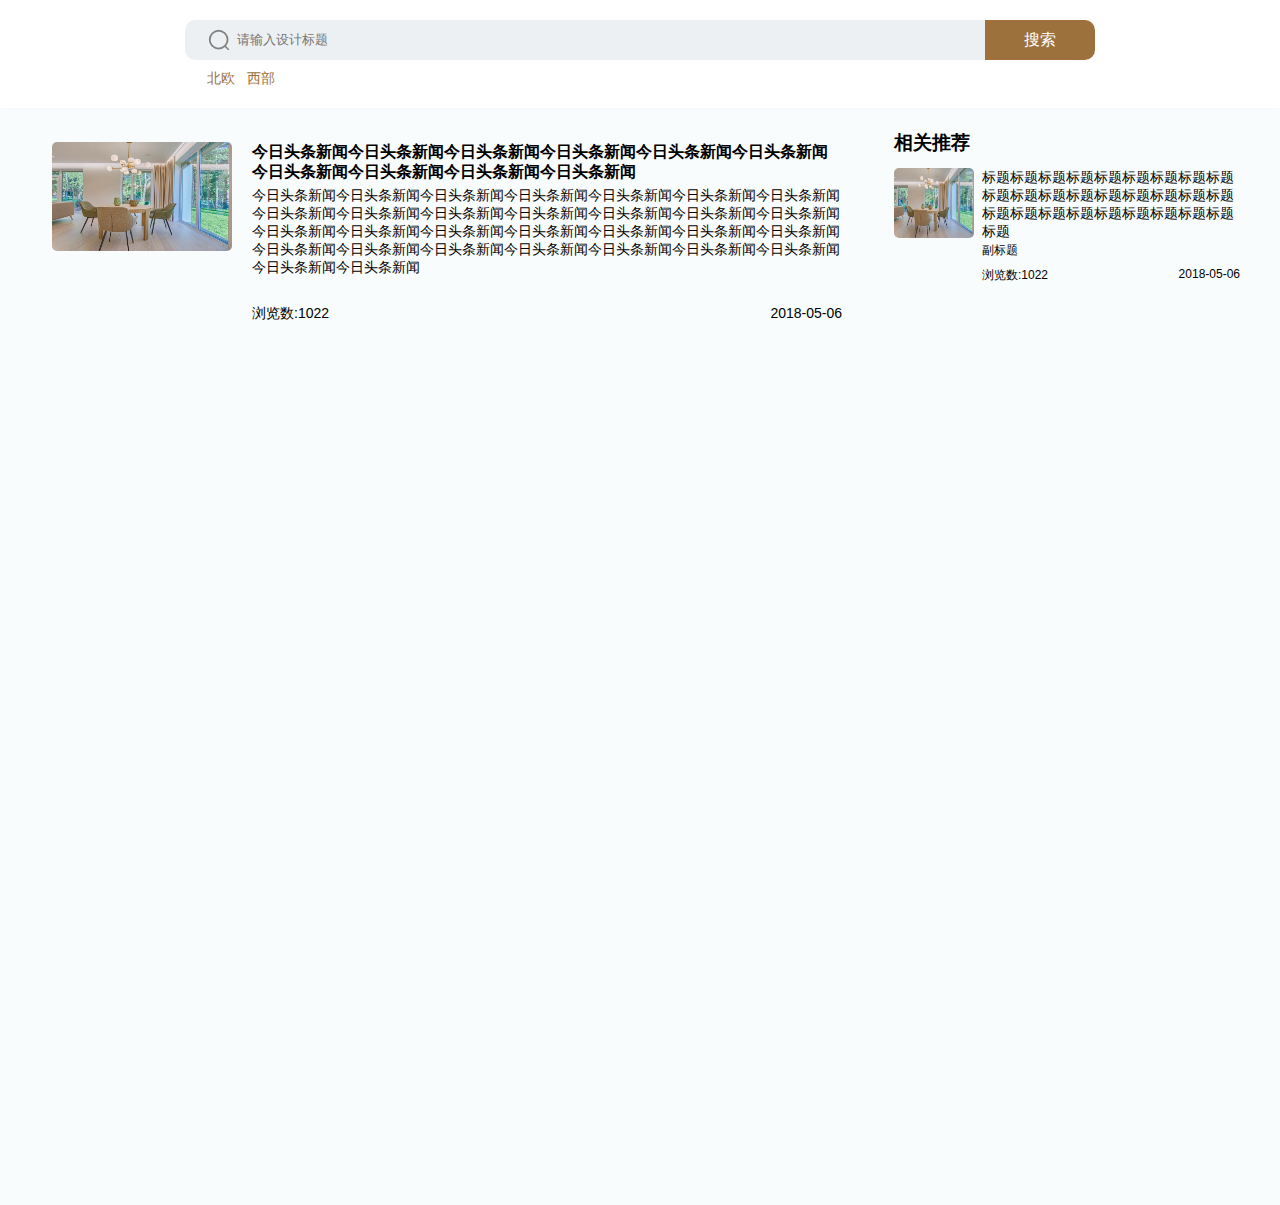
<file: page/search.html>
<!DOCTYPE html>
<html lang="en">
<head>
    <meta charset="UTF-8">
    <meta name="viewport"
          content="width=device-width, user-scalable=no, initial-scale=1.0, maximum-scale=1.0, minimum-scale=1.0">
    <meta http-equiv="X-UA-Compatible" content="ie=edge">
    <title>Document</title>
    <link rel="stylesheet" href="../static/css/search.css">
    <link rel="stylesheet" href="../static/css/public.css">
</head>
<body>
    <div class="search-container">
        <div class="search-wrap">
            <div>
                <div class="search-i-box-w clear">
                    <div class="search-i-box nav-l">
                        <img src="../static/images/search.png" class="search-i" alt="">
                        <input type="text" placeholder="请输入设计标题" class="search-input">
                    </div>
                    <div class="search-d-btn nav-l">搜索</div>
                </div>
                <div class="search-hot clear">
                    <a href="#" class="search-h-a nav-l">北欧</a>
                    <a href="#" class="search-h-a nav-l">西部</a>
                </div>
            </div>
        </div>
        <div class="search-list-wrap">
            <div class="search-list-l">
                <div class="search-list-data">
                    <div class="search-list-w clear">
                        <div class="search-list-img nav-l">
                            <img src="../static/images/d1.jpg" alt="">
                        </div>
                        <div class="search-list-info nav-l">
                            <a href="#" class="search-info-a white-space">今日头条新闻今日头条新闻今日头条新闻今日头条新闻今日头条新闻今日头条新闻今日头条新闻今日头条新闻今日头条新闻今日头条新闻</a>
                            <div class="search-info-s-t white-space-2">
                                今日头条新闻今日头条新闻今日头条新闻今日头条新闻今日头条新闻今日头条新闻今日头条新闻今日头条新闻今日头条新闻今日头条新闻今日头条新闻今日头条新闻今日头条新闻今日头条新闻今日头条新闻今日头条新闻今日头条新闻今日头条新闻今日头条新闻今日头条新闻今日头条新闻今日头条新闻今日头条新闻今日头条新闻今日头条新闻今日头条新闻今日头条新闻今日头条新闻今日头条新闻今日头条新闻
                            </div>
                            <div class="search-info-c clear">
                                <div class="nav-l">
                                    <p class="search-p">浏览数:1022</p>
                                </div>
                                <div class="search-date nav-r">2018-05-06</div>
                            </div>
                        </div>
                    </div>
                </div>
            </div>
            <div class="search-list-r">
                <div class="search-list-recommend">
                    <h3>相关推荐</h3>
                    <div>
                        <div class="search-list-rd clear">
                            <img src="../static/images/d1.jpg" alt="" class="list-rec-img">
                            <div class="search-list-r-detail">
                                <a href="#" class="detail-t white-space">标题标题标题标题标题标题标题标题标题标题标题标题标题标题标题标题标题标题标题标题标题标题标题标题标题标题标题标题</a>
                                <div class="detail-sub-t white-space-2">副标题</div>
                                <div class="detail-vc-d clear">
                                    <p class="detail-vc nav-l">浏览数:1022</p>
                                    <p class="detail-st nav-r">2018-05-06</p>
                                </div>
                            </div>
                        </div>
                    </div>
                </div>
            </div>
        </div>
    </div>
</body>
</html>
</file>
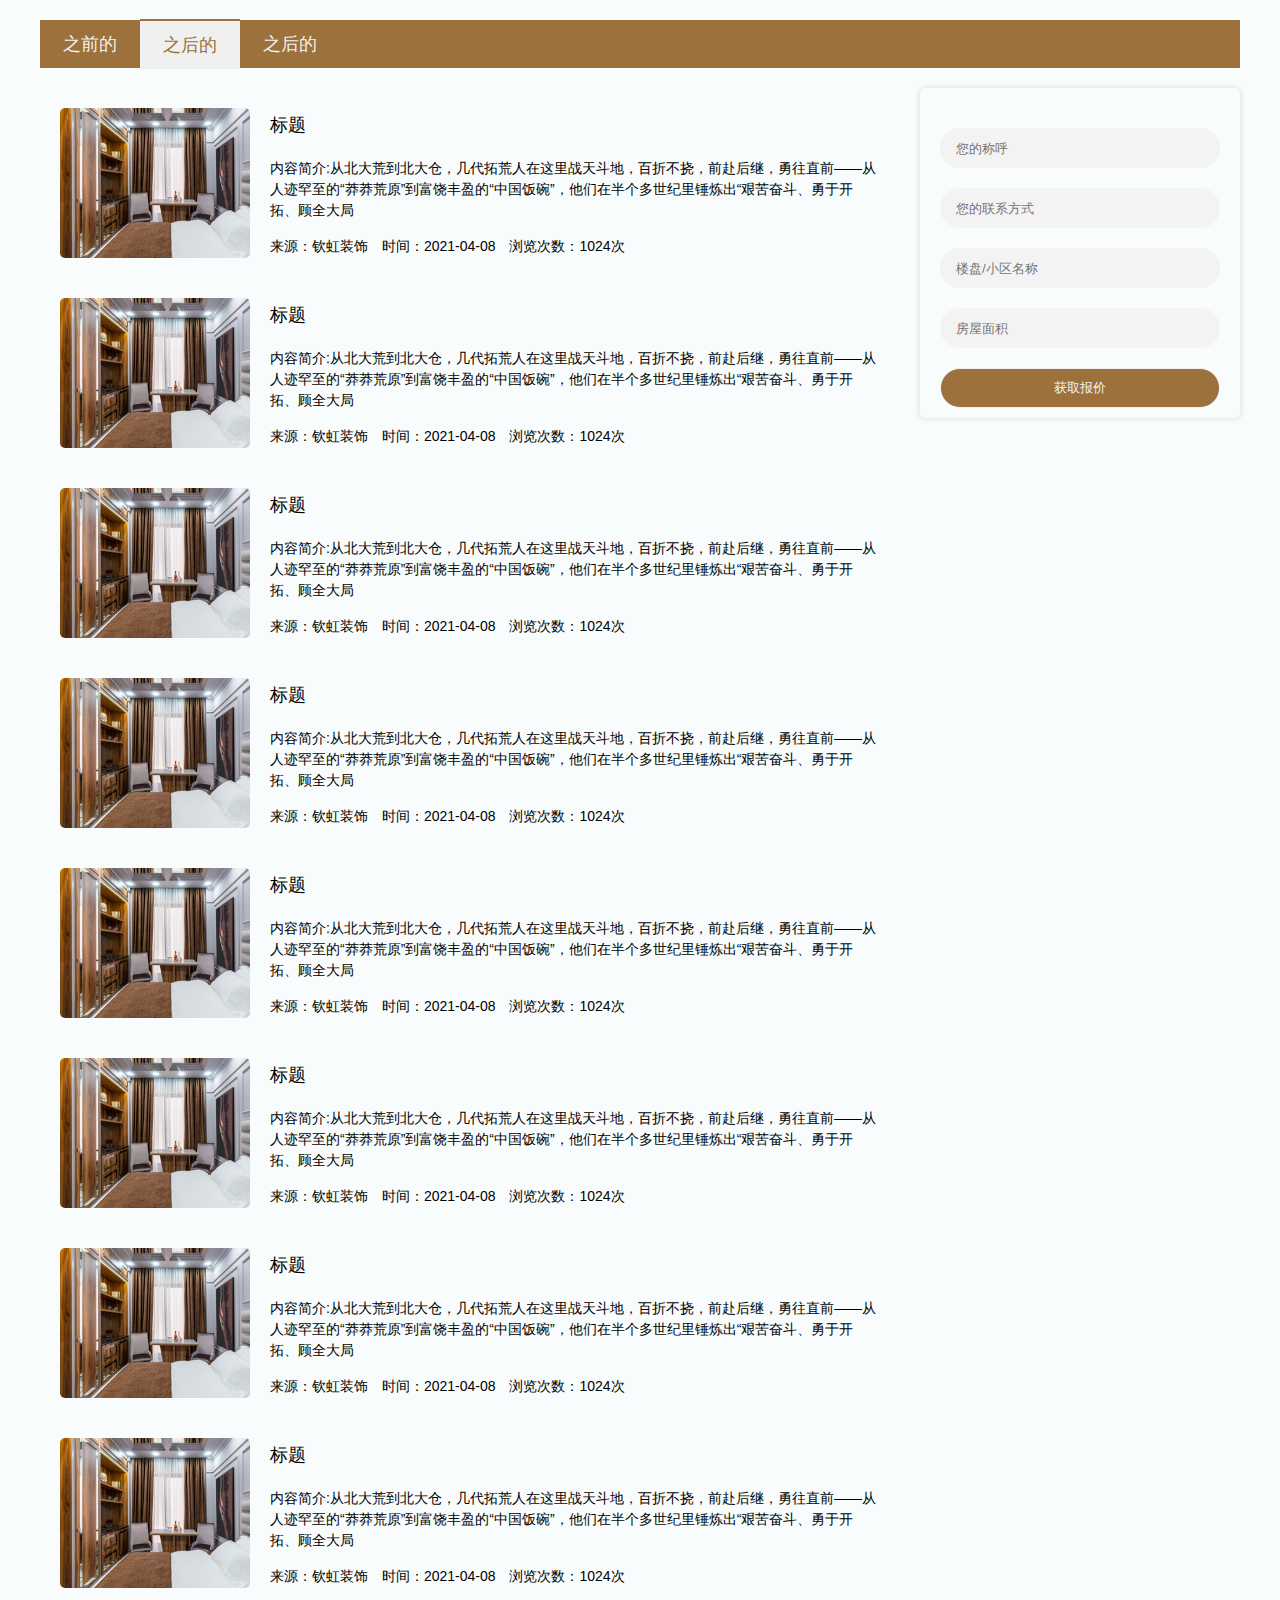
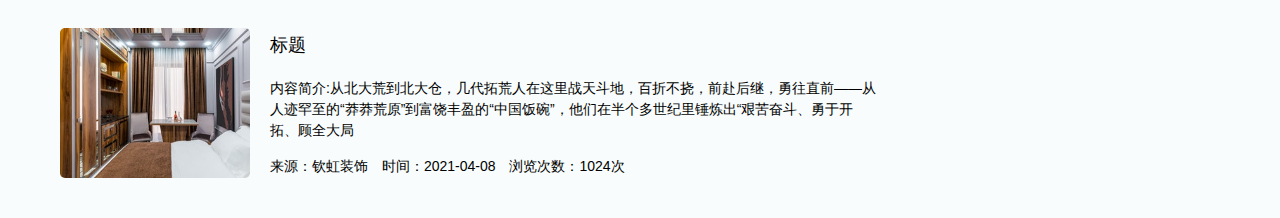
<file: page/strategy-detail.html>
<!doctype html>
<html lang="en">
<head>
    <meta charset="UTF-8">
    <meta name="viewport"
          content="width=device-width, user-scalable=no, initial-scale=1.0, maximum-scale=1.0, minimum-scale=1.0">
    <meta http-equiv="X-UA-Compatible" content="ie=edge">
    <title>详情</title>
    <link rel="stylesheet" href="../static/css/strategy-detail.css">
    <link rel="stylesheet" href="../static/css/public.css">
    <style type="text/css">
        /** {*/
            /*margin: 0;*/
            /*padding: 0;*/
        /*}*/

        /*.fix {*/
            /*position: fixed;*/
            /*top: 0;*/
            /*left: 0;*/
            /*z-index: 6;*/
        /*}*/
    </style>
</head>
<body>
<div class="detail-container">
    <div class="detail-nav">
        <a href="#">之前的</a>
        <a href="#" class="active-nav">之后的</a>
        <a href="#">之后的</a>
    </div>
    <div class="detail-list">
        <div class="detail-left">
            <div class="detail-content">
                <a href="#">
                    <img src="../static/images/st1.jpg" alt="">
                </a>
                <div class="content-wrap">
                    <a href="#" class="title">标题</a>
                    <a href="#" class="sub-title"><span>内容简介:</span>从北大荒到北大仓，几代拓荒人在这里战天斗地，百折不挠，前赴后继，勇往直前——从人迹罕至的“莽莽荒原”到富饶丰盈的“中国饭碗”，他们在半个多世纪里锤炼出“艰苦奋斗、勇于开拓、顾全大局</a>
                    <div class="origin">
                        <span class="source">来源：钦虹装饰</span>
                        <span class="time">时间：2021-04-08</span>
                        <span class="census">浏览次数：1024次</span>
                    </div>
                </div>
            </div>
            <div class="detail-content">
                <a href="#">
                    <img src="../static/images/st1.jpg" alt="">
                </a>
                <div class="content-wrap">
                    <a href="#" class="title">标题</a>
                    <a href="#" class="sub-title"><span>内容简介:</span>从北大荒到北大仓，几代拓荒人在这里战天斗地，百折不挠，前赴后继，勇往直前——从人迹罕至的“莽莽荒原”到富饶丰盈的“中国饭碗”，他们在半个多世纪里锤炼出“艰苦奋斗、勇于开拓、顾全大局</a>
                    <div class="origin">
                        <span class="source">来源：钦虹装饰</span>
                        <span class="time">时间：2021-04-08</span>
                        <span class="census">浏览次数：1024次</span>
                    </div>
                </div>
            </div>
            <div class="detail-content">
                <a href="#">
                    <img src="../static/images/st1.jpg" alt="">
                </a>
                <div class="content-wrap">
                    <a href="#" class="title">标题</a>
                    <a href="#" class="sub-title"><span>内容简介:</span>从北大荒到北大仓，几代拓荒人在这里战天斗地，百折不挠，前赴后继，勇往直前——从人迹罕至的“莽莽荒原”到富饶丰盈的“中国饭碗”，他们在半个多世纪里锤炼出“艰苦奋斗、勇于开拓、顾全大局</a>
                    <div class="origin">
                        <span>来源：钦虹装饰</span>
                        <span>时间：2021-04-08</span>
                        <span>浏览次数：1024次</span>
                    </div>
                </div>
            </div>
            <div class="detail-content">
                <a href="#">
                    <img src="../static/images/st1.jpg" alt="">
                </a>
                <div class="content-wrap">
                    <a href="#" class="title">标题</a>
                    <a href="#" class="sub-title"><span>内容简介:</span>从北大荒到北大仓，几代拓荒人在这里战天斗地，百折不挠，前赴后继，勇往直前——从人迹罕至的“莽莽荒原”到富饶丰盈的“中国饭碗”，他们在半个多世纪里锤炼出“艰苦奋斗、勇于开拓、顾全大局</a>
                    <div class="origin">
                        <span>来源：钦虹装饰</span>
                        <span>时间：2021-04-08</span>
                        <span>浏览次数：1024次</span>
                    </div>
                </div>
            </div>
            <div class="detail-content">
                <a href="#">
                    <img src="../static/images/st1.jpg" alt="">
                </a>
                <div class="content-wrap">
                    <a href="#" class="title">标题</a>
                    <a href="#" class="sub-title"><span>内容简介:</span>从北大荒到北大仓，几代拓荒人在这里战天斗地，百折不挠，前赴后继，勇往直前——从人迹罕至的“莽莽荒原”到富饶丰盈的“中国饭碗”，他们在半个多世纪里锤炼出“艰苦奋斗、勇于开拓、顾全大局</a>
                    <div class="origin">
                        <span>来源：钦虹装饰</span>
                        <span>时间：2021-04-08</span>
                        <span>浏览次数：1024次</span>
                    </div>
                </div>
            </div>
            <div class="detail-content">
                <a href="#">
                    <img src="../static/images/st1.jpg" alt="">
                </a>
                <div class="content-wrap">
                    <a href="#" class="title">标题</a>
                    <a href="#" class="sub-title"><span>内容简介:</span>从北大荒到北大仓，几代拓荒人在这里战天斗地，百折不挠，前赴后继，勇往直前——从人迹罕至的“莽莽荒原”到富饶丰盈的“中国饭碗”，他们在半个多世纪里锤炼出“艰苦奋斗、勇于开拓、顾全大局</a>
                    <div class="origin">
                        <span>来源：钦虹装饰</span>
                        <span>时间：2021-04-08</span>
                        <span>浏览次数：1024次</span>
                    </div>
                </div>
            </div>
            <div class="detail-content">
                <a href="#">
                    <img src="../static/images/st1.jpg" alt="">
                </a>
                <div class="content-wrap">
                    <a href="#" class="title">标题</a>
                    <a href="#" class="sub-title"><span>内容简介:</span>从北大荒到北大仓，几代拓荒人在这里战天斗地，百折不挠，前赴后继，勇往直前——从人迹罕至的“莽莽荒原”到富饶丰盈的“中国饭碗”，他们在半个多世纪里锤炼出“艰苦奋斗、勇于开拓、顾全大局</a>
                    <div class="origin">
                        <span>来源：钦虹装饰</span>
                        <span>时间：2021-04-08</span>
                        <span>浏览次数：1024次</span>
                    </div>
                </div>
            </div>
            <div class="detail-content">
                <a href="#">
                    <img src="../static/images/st1.jpg" alt="">
                </a>
                <div class="content-wrap">
                    <a href="#" class="title">标题</a>
                    <a href="#" class="sub-title"><span>内容简介:</span>从北大荒到北大仓，几代拓荒人在这里战天斗地，百折不挠，前赴后继，勇往直前——从人迹罕至的“莽莽荒原”到富饶丰盈的“中国饭碗”，他们在半个多世纪里锤炼出“艰苦奋斗、勇于开拓、顾全大局</a>
                    <div class="origin">
                        <span>来源：钦虹装饰</span>
                        <span>时间：2021-04-08</span>
                        <span>浏览次数：1024次</span>
                    </div>
                </div>
            </div>
            <div class="detail-content">
                <a href="#">
                    <img src="../static/images/st1.jpg" alt="">
                </a>
                <div class="content-wrap">
                    <a href="#" class="title">标题</a>
                    <a href="#" class="sub-title"><span>内容简介:</span>从北大荒到北大仓，几代拓荒人在这里战天斗地，百折不挠，前赴后继，勇往直前——从人迹罕至的“莽莽荒原”到富饶丰盈的“中国饭碗”，他们在半个多世纪里锤炼出“艰苦奋斗、勇于开拓、顾全大局</a>
                    <div class="origin">
                        <span>来源：钦虹装饰</span>
                        <span>时间：2021-04-08</span>
                        <span>浏览次数：1024次</span>
                    </div>
                </div>
            </div>
        </div>
        <div class="detail-right">
            <div class="contact-price-w">
                <form action="javascript:;" class="contact-price-w-form">
                    <div class="input-d">
                        <input type="text" placeholder="您的称呼">
                    </div>
                    <div class="input-d">
                        <input type="text" placeholder="您的联系方式">
                    </div>
                    <div class="input-d">
                        <input type="text" placeholder="楼盘/小区名称">
                    </div>
                    <div class="input-d">
                        <input type="text" placeholder="房屋面积">
                    </div>
                    <button class="submit-button">获取报价</button>
                </form>
            </div>
        </div>
    </div>
</div>
<script type="text/javascript" src="../static/js/jquery-1.7.2.min.js"></script>
<script type="text/javascript">

  $(function () {
    var contact_height = $('.detail-right').offset().top + $('.detail-right').height()
    var contact_left = $('.detail-right').offset().left
    var scroll_top = 0

    $(window).scroll(function () {
      scroll_top = $(document).scrollTop()

      if (scroll_top > contact_height) {
        $('.detail-right').addClass('fix')
        $('.detail-right').css('left', contact_left)
      } else {
        $('.detail-right').removeClass('fix')
      }
    })
  })
</script>
</body>
</html>
</file>
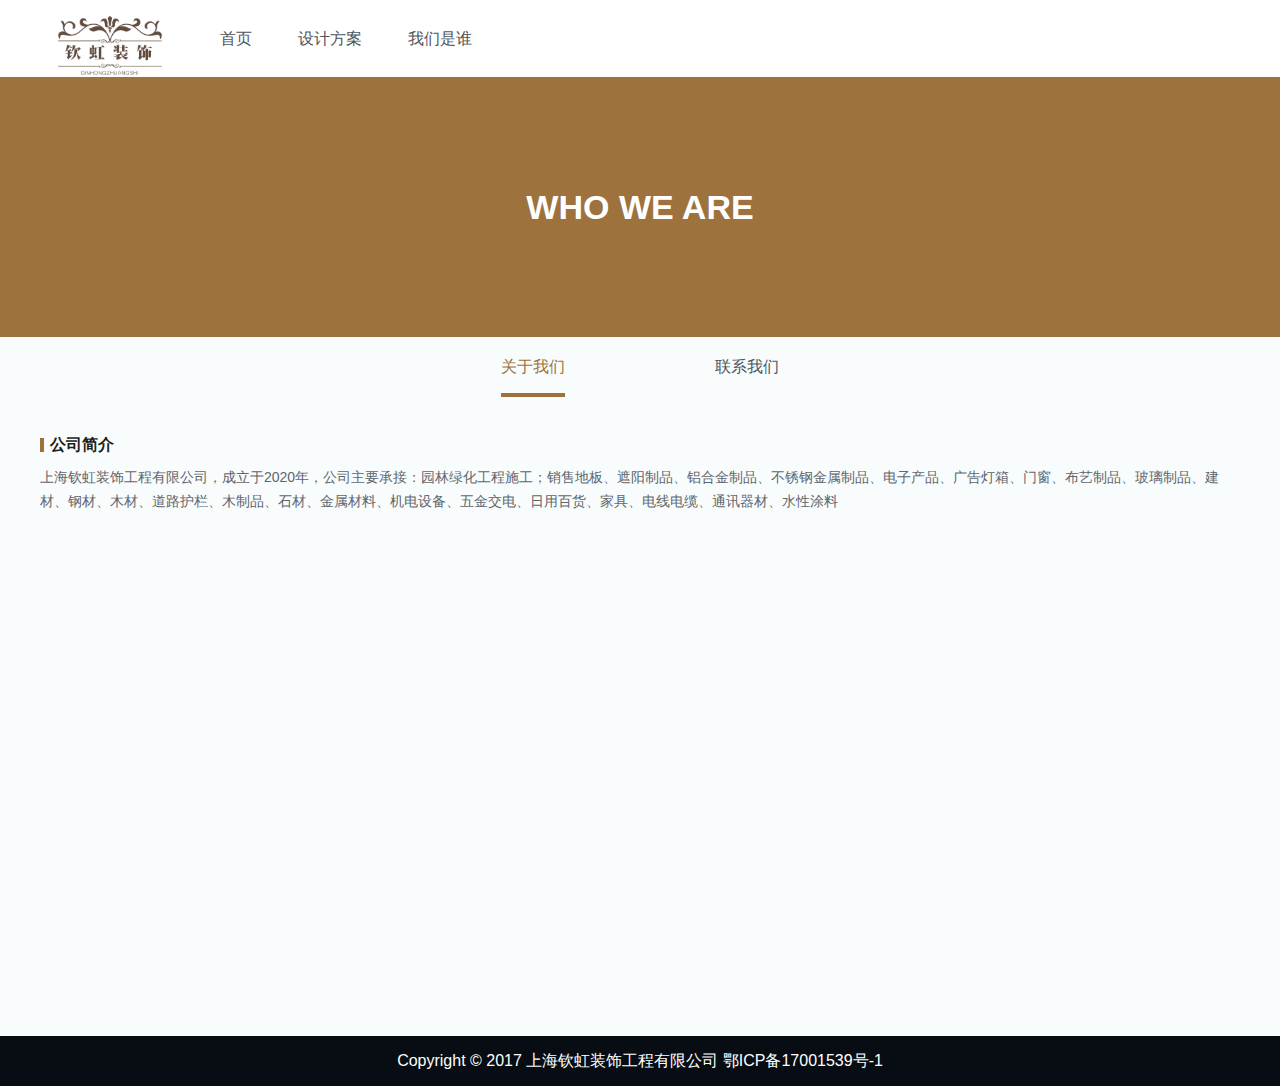
<file: page/us.html>
<!DOCTYPE html>
<html lang="en">
<head>
    <meta charset="UTF-8">
    <title>上海钦虹装饰工程有限公司</title>
    <link rel="stylesheet" href="../static/css/public.css">
    <link rel="stylesheet" href="../static/css/banner.css">
    <link rel="stylesheet" href="../static/css/index.css">
    <link rel="stylesheet" href="../static/css/us.css">
</head>
<body>
<div class="banner-container">
    <div class="nav-cont clear">
        <div class="nav-l logo-info">
            <div class="logo-pos">

            </div>
        </div>
        <div class="nav-l">
            <div class="nav-menu">
                <ul>
                    <li><a href="#">首页</a></li>
                    <li><a href="#">设计方案</a></li>
                    <li><a href="#">我们是谁</a></li>
                </ul>
            </div>
        </div>
    </div>
</div>

<div class="about-wrap min-height">
    <div class="about-banner align-center">
        <h2 class="about-banner-tit">WHO WE ARE</h2>
    </div>
    <div class="about-nav-wrap align-center">
        <ul class="about-nav-ul">
            <li><a href="#" class="about-nav-a">关于我们</a></li>
            <li><a href="#">联系我们</a></li>
        </ul>
    </div>
    <div class="about-detail-wrap">
        <div class="about-detail-item">
            <h2 class="type-tit">公司简介</h2>
            <p class="type-text">上海钦虹装饰工程有限公司，成立于2020年，公司主要承接：园林绿化工程施工；销售地板、遮阳制品、铝合金制品、不锈钢金属制品、电子产品、广告灯箱、门窗、布艺制品、玻璃制品、建材、钢材、木材、道路护栏、木制品、石材、金属材料、机电设备、五金交电、日用百货、家具、电线电缆、通讯器材、水性涂料</p>
        </div>
    </div>
</div>

<div class="foot-wrap">
    <div class="foot-count">
        <div>
            <!--<div class="foot-copy-right">Copyright © 2017 上海青城实业有限公司  鄂ICP备17001539号-1 <img src="../static/images/gonganicon.png" alt="" class="foot-copy-record">鄂公网安备 xxxxxxxx号</div>-->
            <div class="foot-copy-right">Copyright © 2017 上海钦虹装饰工程有限公司  鄂ICP备17001539号-1</div>
        </div>
    </div>
</div>
</body>
</html>
</file>
<file: static/css/public.css>
@charset "UTF-8";
html, body,
div, ul, li, ol,
p, dl, dt, dd,
h1, h2, h3, h4, h5, h6,
table, tr, th, td, caption, thead, tbody, tfoot,
form, label, input, button, select, option,
iframe, a, img, span, em, i, strong, b, u, center, big, small, sub, sup,
blockquote, pre,
abbr, acronym, address, cite, code,
del, dfn, font {
  margin: 0;
  padding: 0;
  font-family: "Microsoft YaHei", "Arial", "黑体", sans-serif; }

body {
  overflow-y: scroll;
  background-color: #F8FCFC; }

.nav-l {
  float: left; }

.nav-r {
  float: right; }

.clear:after {
  content: '';
  width: 0;
  height: 0;
  display: block;
  clear: both;
  overflow: hidden; }

li {
  list-style: none; }

a {
  text-decoration: none; }

ul {
  margin-bottom: 0 !important; }

.align-center {
  display: flex;
  display: -webkit-flex;
  align-items: center;
  -webkit-align-items: center;
  justify-content: center; }

.min-height {
  height: 859px; }

.hint-p {
  position: absolute;
  top: 0;
  height: 42px;
  line-height: 42px;
  text-indent: 16px;
  font-size: 14px;
  color: #F20D0D;
  border-radius: 10px;
  opacity: 1;
  cursor: text;
  background: #f6f5f9; }

.middle {
  display: inline-block;
  vertical-align: middle; }

@-webkit-keyframes tipFadeIn {
  0% {
    opacity: 0;
    transform: scale(0.6); }
  100% {
    opacity: 100%;
    transform: scale(1); } }
@-moz-keyframes tipFadeIn {
  0% {
    opacity: 0;
    transform: scale(0.6); }
  100% {
    opacity: 100%;
    transform: scale(1); } }
@keyframes tipFadeIn {
  0% {
    opacity: 0;
    transform: scale(0.6); }
  100% {
    opacity: 100%;
    transform: scale(1); } }

/*# sourceMappingURL=public.css.map */
</file>
<file: static/css/banner.css>
.banner-container {
  width: 100%;
  background-color: #ffffff;
  height: 77px;
  border-bottom: none;
  box-shadow: 0 1px 2px #edecec; }
  .banner-container .nav-cont {
    min-width: 1200px;
    margin: 0 50px; }
    .banner-container .nav-cont .logo-pos {
      width: 120px;
      height: 62px;
      float: left;
      background-image: url("../images/logo.png");
      background-size: 100%;
      background-repeat: no-repeat;
      margin-top: 15px; }
    .banner-container .nav-cont .nav-menu {
      float: left;
      margin-left: 38px; }
      .banner-container .nav-cont .nav-menu li {
        float: left;
        margin-right: 22px; }
        .banner-container .nav-cont .nav-menu li a {
          display: block;
          line-height: 77px;
          color: #4D555D;
          padding: 0 12px;
          text-align: center; }
        .banner-container .nav-cont .nav-menu li a:hover {
          background-color: #F5F6F6; }
    .banner-container .nav-cont .nav-login-ul {
      display: flex;
      justify-content: space-between; }
      .banner-container .nav-cont .nav-login-ul li {
        margin-right: 10px; }
        .banner-container .nav-cont .nav-login-ul li a, .banner-container .nav-cont .nav-login-ul li span {
          display: block;
          line-height: 77px;
          color: #4D555D;
          text-align: center; }
    .banner-container .nav-cont .after-login {
      /*display: flex;
      align-items: center;*/
      height: 77px; }
      .banner-container .nav-cont .after-login .news-cont {
        margin: 0 20px 0 30px;
        position: relative; }
        .banner-container .nav-cont .after-login .news-cont img {
          width: 24px;
          display: block; }
        .banner-container .nav-cont .after-login .news-cont .news-hint-box {
          position: absolute;
          top: 0;
          right: -5px;
          content: '';
          width: 8px;
          height: 8px;
          display: block;
          border-radius: 4px;
          background-color: #F20D0D; }
      .banner-container .nav-cont .after-login .user-head-portrait {
        position: relative;
        height: 100%;
        width: 100%;
        display: flex;
        justify-content: center;
        align-items: center; }
        .banner-container .nav-cont .after-login .user-head-portrait:hover .user-nav-box {
          display: block; }
        .banner-container .nav-cont .after-login .user-head-portrait .head-img-box {
          width: 44px;
          height: 44px;
          border: 2px solid rgba(255, 255, 255, 0.7);
          border-radius: 50%;
          cursor: pointer;
          box-shadow: 0 2px 6px 0 rgba(20, 14, 32, 0.28); }
          .banner-container .nav-cont .after-login .user-head-portrait .head-img-box img {
            width: 100%;
            height: 100%;
            display: block;
            border-radius: 50%; }
        .banner-container .nav-cont .after-login .user-head-portrait .user-nav-box {
          background-color: #ffffff;
          position: absolute;
          width: 330px;
          top: 76px;
          right: 0;
          border-radius: 0 0 8px 8px;
          display: none;
          z-index: 20;
          box-shadow: 0 8px 16px 0 rgba(7, 17, 27, 0.2); }
          .banner-container .nav-cont .after-login .user-head-portrait .user-nav-box .user-nav-img {
            position: absolute;
            top: -15px;
            width: 20px;
            height: 16px;
            right: 12px; }
          .banner-container .nav-cont .after-login .user-head-portrait .user-nav-box .user-nav-cont {
            margin: 0 20px;
            padding: 20px 0; }
            .banner-container .nav-cont .after-login .user-head-portrait .user-nav-box .user-nav-cont .u-com-nav {
              margin: 20px 0 28px 0;
              border-bottom: 1px solid #E7E7E7; }
              .banner-container .nav-cont .after-login .user-head-portrait .user-nav-box .user-nav-cont .u-com-nav .u-com-ul {
                margin-left: -10px;
                padding-left: 0 !important; }
                .banner-container .nav-cont .after-login .user-head-portrait .user-nav-box .user-nav-cont .u-com-nav .u-com-ul li {
                  float: left;
                  width: 140px;
                  height: 32px;
                  margin-left: 10px;
                  display: flex;
                  justify-content: center;
                  align-items: center;
                  margin-bottom: 10px;
                  background-color: #f5f6f6; }
                  .banner-container .nav-cont .after-login .user-head-portrait .user-nav-box .user-nav-cont .u-com-nav .u-com-ul li:hover {
                    background: #ededed; }
                  .banner-container .nav-cont .after-login .user-head-portrait .user-nav-box .user-nav-cont .u-com-nav .u-com-ul li a {
                    font-size: 12px;
                    color: #4D555D; }
                    .banner-container .nav-cont .after-login .user-head-portrait .user-nav-box .user-nav-cont .u-com-nav .u-com-ul li a img {
                      width: 16px;
                      margin-right: 10px; }
                    .banner-container .nav-cont .after-login .user-head-portrait .user-nav-box .user-nav-cont .u-com-nav .u-com-ul li a span {
                      line-height: 12px; }
            .banner-container .nav-cont .after-login .user-head-portrait .user-nav-box .user-nav-cont .log-out {
              display: block;
              font-size: 12px;
              color: #4D555D; }
    .banner-container .nav-cont .nav-r-wrap {
      display: flex;
      align-items: center; }
      .banner-container .nav-cont .nav-r-wrap .search-box {
        width: 220px;
        margin-right: 22px; }
        .banner-container .nav-cont .nav-r-wrap .search-box .search-nav-icon {
          height: 32px;
          width: 32px;
          position: relative; }
          .banner-container .nav-cont .nav-r-wrap .search-box .search-nav-icon .search-nav-icon-i {
            width: 24px;
            height: 24px;
            position: absolute;
            left: 50%;
            top: 50%;
            transform: translate(-50%, -50%);
            background-image: url("../images/search.png");
            background-repeat: no-repeat;
            cursor: pointer; }
        .banner-container .nav-cont .nav-r-wrap .search-box .search-h-ip-b {
          position: relative; }
          .banner-container .nav-cont .nav-r-wrap .search-box .search-h-ip-b .search-h-ip {
            width: 188px;
            height: 32px;
            font-size: 14px;
            outline: none;
            border: none;
            color: #9c713b;
            background-color: #fff;
            display: none; }
          .banner-container .nav-cont .nav-r-wrap .search-box .search-h-ip-b .search-box-hi {
            position: absolute;
            width: 240px;
            left: 0;
            top: 54px;
            box-sizing: border-box;
            box-shadow: 0 8px 16px 0 #9c713b;
            border-radius: 0 0 8px 8px;
            padding: 10px 0 4px 0;
            background-color: #fff;
            display: none; }
            .banner-container .nav-cont .nav-r-wrap .search-box .search-h-ip-b .search-box-hi .search-hot-d {
              padding: 0 12px 10px 12px; }
              .banner-container .nav-cont .nav-r-wrap .search-box .search-h-ip-b .search-box-hi .search-hot-d .search-hot-p {
                font-size: 12px;
                line-height: 12px;
                font-weight: 400; }
              .banner-container .nav-cont .nav-r-wrap .search-box .search-h-ip-b .search-box-hi .search-hot-d .search-hot-list {
                margin-top: 10px; }
                .banner-container .nav-cont .nav-r-wrap .search-box .search-h-ip-b .search-box-hi .search-hot-d .search-hot-list a {
                  display: block;
                  background: rgba(84, 92, 99, 0.1);
                  padding: 4px 12px;
                  margin-right: 4px;
                  color: #787d82;
                  font-size: 12px;
                  font-weight: 400;
                  border-radius: 12px;
                  margin-bottom: 5px; }
            .banner-container .nav-cont .nav-r-wrap .search-box .search-h-ip-b .search-box-hi .search-latest-d {
              padding: 12px; }
              .banner-container .nav-cont .nav-r-wrap .search-box .search-h-ip-b .search-box-hi .search-latest-d .search-latest-p {
                font-size: 12px;
                line-height: 12px;
                font-weight: 400; }
              .banner-container .nav-cont .nav-r-wrap .search-box .search-h-ip-b .search-box-hi .search-latest-d .search-latest-list {
                margin-top: 10px; }
                .banner-container .nav-cont .nav-r-wrap .search-box .search-h-ip-b .search-box-hi .search-latest-d .search-latest-list a {
                  display: block;
                  background: rgba(84, 92, 99, 0.1);
                  padding: 4px 12px;
                  margin-right: 4px;
                  color: #787d82;
                  font-size: 12px;
                  font-weight: 400;
                  border-radius: 12px;
                  margin-bottom: 5px; }
          .banner-container .nav-cont .nav-r-wrap .search-box .search-h-ip-b .search-box-lenovo {
            position: absolute;
            width: 240px;
            left: 0;
            top: 54px;
            box-sizing: border-box;
            box-shadow: 0 8px 16px 0 #9c713b;
            border-radius: 0 0 8px 8px;
            background-color: #fff;
            display: none; }
            .banner-container .nav-cont .nav-r-wrap .search-box .search-h-ip-b .search-box-lenovo a {
              font-size: 12px;
              font-weight: 400;
              line-height: 24px;
              color: #787d82;
              padding-left: 14px;
              display: block; }
            .banner-container .nav-cont .nav-r-wrap .search-box .search-h-ip-b .search-box-lenovo a:hover {
              color: #9c713b; }

.detail-nav {
  width: 100%;
  background-color: #191919;
  height: 77px;
  border-bottom: none;
  box-shadow: 0 1px 2px #edecec; }
  .detail-nav .nav-cont {
    min-width: 1200px;
    margin: 0 50px; }
    .detail-nav .nav-cont .logo-info {
      width: 500px; }
      .detail-nav .nav-cont .logo-info .logo-pos {
        width: 120px;
        height: 62px;
        float: left;
        background-image: url("../images/logo.png");
        background-size: 100%;
        background-repeat: no-repeat;
        margin-top: 15px; }
    .detail-nav .nav-cont .nav-menu li {
      float: left;
      margin-right: 200px; }
      .detail-nav .nav-cont .nav-menu li a {
        display: block;
        line-height: 77px;
        color: #9ca0a4 !important;
        width: 72px;
        text-align: center; }
      .detail-nav .nav-cont .nav-menu li a:hover {
        color: #FFFFFF !important;
        background: #1a2120 !important; }

/*# sourceMappingURL=banner.css.map */
</file>
<file: static/css/index.css>
.content .main_banner .main_banner_img {
  width: 100%; }
.content .content_introduce {
  width: 1200px;
  margin: 0 auto; }
  .content .content_introduce .content_introduce_head {
    margin: 36px 0; }
    .content .content_introduce .content_introduce_head .content_title {
      line-height: 20px;
      text-align: center;
      font-size: 20px;
      letter-spacing: 10px; }
      .content .content_introduce .content_introduce_head .content_title span {
        font-size: 18px;
        color: #4D555D; }
  .content .content_introduce .content_wrap {
    margin-top: 12px;
    margin-left: -32px; }
    .content .content_introduce .content_wrap .content_list {
      width: 584px;
      height: 384px;
      float: left;
      margin-bottom: 10px;
      margin-left: 32px; }
      .content .content_introduce .content_wrap .content_list .content_list_img {
        height: 330px;
        border-radius: 10px; }
        .content .content_introduce .content_wrap .content_list .content_list_img .img_info {
          width: 100%;
          height: 100%;
          display: block;
          float: left;
          border-radius: 10px; }
      .content .content_introduce .content_wrap .content_list .content_list_img:hover + .content_list_info .content_list_title .a_title {
        color: #81D8D0; }
      .content .content_introduce .content_wrap .content_list .content_list_info {
        margin: 0 4px; }
        .content .content_introduce .content_wrap .content_list .content_list_info .content_list_title {
          margin: 16px 0 18px 0;
          line-height: 16px;
          justify-content: center;
          display: flex; }
          .content .content_introduce .content_wrap .content_list .content_list_info .content_list_title .a_title {
            display: block;
            max-width: 252px;
            font-size: 16px;
            color: #07111B; }
            .content .content_introduce .content_wrap .content_list .content_list_info .content_list_title .a_title:hover {
              color: #81D8D0; }

.contact-price {
  height: 170px;
  width: 100%;
  position: fixed;
  bottom: 0;
  z-index: 5; }
  .contact-price .contact-price-wrap {
    height: 140px;
    width: 100%;
    background: #191919; }
    .contact-price .contact-price-wrap .contact-price-limit {
      width: 1200px;
      margin: 0 auto;
      position: relative; }
      .contact-price .contact-price-wrap .contact-price-limit .contact-price-form {
        width: 670px;
        position: absolute;
        height: 90px;
        top: 15px;
        left: 304px; }
        .contact-price .contact-price-wrap .contact-price-limit .contact-price-form input {
          display: inline-block;
          width: 35%;
          height: 40px;
          float: left;
          margin: 8px;
          outline: none; }
          .contact-price .contact-price-wrap .contact-price-limit .contact-price-form input::-webkit-input-placeholder {
            /* WebKit, Blink, Edge */
            color: #999;
            font-size: 12px;
            position: relative;
            left: 10px; }
          .contact-price .contact-price-wrap .contact-price-limit .contact-price-form input::-moz-placeholder {
            /* Mozilla Firefox 4 to 18 */
            color: #999;
            font-size: 12px;
            position: relative;
            left: 10px; }
          .contact-price .contact-price-wrap .contact-price-limit .contact-price-form input::-moz-placeholder {
            /* Mozilla Firefox 19+ */
            color: #999;
            font-size: 12px;
            position: relative;
            left: 10px; }
          .contact-price .contact-price-wrap .contact-price-limit .contact-price-form input:-ms-input-placeholder {
            /* Internet Explorer 10-11 */
            color: #999;
            font-size: 12px;
            position: relative;
            left: 10px; }
        .contact-price .contact-price-wrap .contact-price-limit .contact-price-form button {
          display: inline-block;
          color: #fff;
          background-color: #FF2435;
          outline: none;
          border: none;
          width: 45px;
          height: 45px;
          padding: 30px 44px;
          word-break: break-all;
          box-sizing: content-box;
          white-space: normal;
          font-size: 18px;
          margin: 8px;
          line-height: 24px;
          letter-spacing: 4px;
          position: absolute;
          cursor: pointer; }
      .contact-price .contact-price-wrap .contact-price-limit .close {
        background: #FFFFFF;
        color: #333333;
        border-radius: 12px;
        line-height: 20px;
        text-align: center;
        height: 20px;
        width: 40px;
        font-size: 12px;
        padding: 1px;
        top: -10px;
        right: -10px;
        position: absolute;
        cursor: pointer; }
        .contact-price .contact-price-wrap .contact-price-limit .close:before {
          content: "\2716"; }

.foot-wrap {
  min-width: 1200px;
  margin-top: 100px;
  width: 100%;
  background: #070d13; }
  .foot-wrap .foot-count {
    height: 50px;
    display: flex;
    display: -webkit-flex;
    justify-content: center;
    color: #fff;
    align-items: center;
    -webkit-align-items: center; }
    .foot-wrap .foot-count .foot-copy-right {
      display: flex;
      align-items: center; }
      .foot-wrap .foot-count .foot-copy-right .foot-copy-record {
        margin-left: 12px; }
    .foot-wrap .foot-count .foot-contact {
      margin-top: 14px; }

/*# sourceMappingURL=index.css.map */
</file>
<file: static/css/category.css>
.category-nav-banner {
  width: 100%;
  height: 130px;
  background-color: #9c713b; }
  .category-nav-banner .category-nav-tit {
    line-height: 30px;
    font-size: 24px;
    color: #ffffff; }
    .category-nav-banner .category-nav-tit p {
      float: left; }
    .category-nav-banner .category-nav-tit span {
      display: block;
      width: 15px;
      height: 24px;
      float: left; }
    .category-nav-banner .category-nav-tit .category-nav-dot {
      width: 6px;
      height: 6px;
      background-color: #f8fafc;
      border-radius: 50%;
      margin: 12px 30px 0 30px; }

.category-nav-wrap {
  width: 100%;
  background-color: #ffffff;
  box-shadow: 0 4px 6px 0 rgba(20, 14, 32, 0.02); }
  .category-nav-wrap .category-nav {
    width: 1200px;
    margin: 0 auto; }
    .category-nav-wrap .category-nav .category-nav-item {
      font-size: 14px;
      padding: 12px 0;
      border-bottom: 1px solid #EDF1F2; }
      .category-nav-wrap .category-nav .category-nav-item .category-nav-title {
        float: left;
        line-height: 40px;
        font-size: 14px;
        font-family: "Microsoft YaHei";
        color: #07111B;
        font-weight: bold; }
      .category-nav-wrap .category-nav .category-nav-item .category-nav-choice {
        margin-left: 52px; }
        .category-nav-wrap .category-nav .category-nav-item .category-nav-choice li {
          float: left;
          margin: 0 4px;
          line-height: 40px; }
          .category-nav-wrap .category-nav .category-nav-item .category-nav-choice li a {
            display: block;
            font-size: 14px;
            font-weight: 400;
            color: #1c1f21;
            padding: 0 16px;
            text-align: center; }
            .category-nav-wrap .category-nav .category-nav-item .category-nav-choice li a:hover {
              color: #81D8D0; }
          .category-nav-wrap .category-nav .category-nav-item .category-nav-choice li .category-nav-choice-active {
            background: #f0fbfa;
            color: #81D8D0;
            border-radius: 10px; }
    .category-nav-wrap .category-nav .category-nav-item:last-child {
      border-bottom: none; }

.design-list-count {
  margin: 0 auto;
  width: 1200px;
  margin-top: 12px; }
  .design-list-count .design-list-wrap {
    overflow: hidden; }
    .design-list-count .design-list-wrap .design-list-container {
      margin-left: -32px; }
      .design-list-count .design-list-wrap .design-list-container .design-list-item {
        margin-left: 32px;
        width: 378px;
        margin-bottom: 36px;
        overflow: hidden; }
        .design-list-count .design-list-wrap .design-list-container .design-list-item .design-list-img {
          width: 100%;
          height: 230px;
          display: block;
          border-radius: 10px;
          cursor: pointer; }
        .design-list-count .design-list-wrap .design-list-container .design-list-item .design-list-img:hover + .item-container .item-title .item-title-style {
          color: #2B99A3; }
        .design-list-count .design-list-wrap .design-list-container .design-list-item .item-container {
          margin: 0 4px; }
          .design-list-count .design-list-wrap .design-list-container .design-list-item .item-container .item-title {
            margin: 16px 0 20px 0; }
            .design-list-count .design-list-wrap .design-list-container .design-list-item .item-container .item-title .item-title-style {
              line-height: 18px;
              font-size: 16px;
              color: #07111B;
              display: block;
              cursor: pointer;
              overflow: hidden;
              text-overflow: ellipsis;
              white-space: nowrap; }
              .design-list-count .design-list-wrap .design-list-container .design-list-item .item-container .item-title .item-title-style:hover {
                color: #2B99A3; }
  .design-list-count .design-list-order .design-list-ul {
    margin: 22px 0 28px 0; }
    .design-list-count .design-list-order .design-list-ul li {
      float: left;
      margin-right: 18px; }
      .design-list-count .design-list-order .design-list-ul li a {
        font-size: 12px;
        line-height: 24px;
        display: block;
        padding: 0 12px;
        border-radius: 12px;
        color: #545C63; }
      .design-list-count .design-list-order .design-list-ul li a:hover {
        color: #545C63;
        background: #DFE3E6; }
      .design-list-count .design-list-order .design-list-ul li .design-list-ul-act {
        color: #FEFEFE !important;
        background: #9199A1 !important; }

/*# sourceMappingURL=category.css.map */
</file>
<file: static/css/us.css>
@charset "UTF-8";
.about-wrap {
  width: 100%;
  /*关于我们*/
  /*联系我们*/ }
  .about-wrap .about-banner {
    height: 260px;
    background-image: url("../../static/images/us.jpg");
    background-size: cover;
    background-repeat: no-repeat; }
    .about-wrap .about-banner .about-banner-tit {
      color: #FFFFFF;
      font-size: 34px;
      line-height: 36px; }
  .about-wrap .about-nav-wrap {
    height: 60px; }
    .about-wrap .about-nav-wrap li {
      float: left;
      margin-right: 150px; }
      .about-wrap .about-nav-wrap li:last-child {
        margin-right: 0; }
      .about-wrap .about-nav-wrap li a {
        font-size: 16px;
        color: #4D555D;
        display: block;
        line-height: 60px; }
      .about-wrap .about-nav-wrap li .about-nav-a {
        color: #9c713b;
        position: relative; }
        .about-wrap .about-nav-wrap li .about-nav-a:after {
          content: '';
          width: 100%;
          height: 4px;
          background-color: #9c713b;
          position: absolute;
          left: 0;
          bottom: 0; }
  .about-wrap .about-detail-wrap {
    width: 1200px;
    margin: 40px auto 0 auto; }
    .about-wrap .about-detail-wrap .about-detail-item {
      margin-bottom: 40px; }
      .about-wrap .about-detail-wrap .about-detail-item .type-tit {
        font-size: 16px;
        line-height: 16px;
        font-weight: 700;
        color: #1c1f21;
        padding-left: 10px;
        margin-bottom: 12px;
        position: relative; }
        .about-wrap .about-detail-wrap .about-detail-item .type-tit:before {
          content: '';
          width: 4px;
          height: 14px;
          background-color: #9c713b;
          position: absolute;
          left: 0;
          bottom: 1px; }
      .about-wrap .about-detail-wrap .about-detail-item .type-text {
        color: #5E666E;
        font-size: 14px;
        line-height: 24px; }
  .about-wrap .contact-us-wrap {
    margin-top: 40px; }
    .about-wrap .contact-us-wrap .contact-us-box {
      width: 890px;
      margin: 0 auto; }
      .about-wrap .contact-us-wrap .contact-us-box .contact-map {
        height: 380px;
        border: 1px solid; }
      .about-wrap .contact-us-wrap .contact-us-box .contact-us-item {
        margin-top: 60px; }
        .about-wrap .contact-us-wrap .contact-us-box .contact-us-item .contact-us-list {
          margin-bottom: 18px; }
          .about-wrap .contact-us-wrap .contact-us-box .contact-us-item .contact-us-list .contact-us-icon {
            width: 16px;
            float: left;
            display: block; }
          .about-wrap .contact-us-wrap .contact-us-box .contact-us-item .contact-us-list .contact-us-p {
            line-height: 16px;
            font-size: 14px;
            font-weight: 400;
            margin-left: 10px;
            float: left; }

/*# sourceMappingURL=us.css.map */
</file>
<file: static/css/designer.css>
@charset "UTF-8";
.designer-detail-wrap {
  min-height: 500px; }
  .designer-detail-wrap .designer-detail-banner {
    width: 100%;
    height: 560px;
    position: relative;
    background-image: url("../images/designer-bac.jpg");
    background-size: cover;
    background-position: center;
    background-repeat: no-repeat; }
    .designer-detail-wrap .designer-detail-banner .designer-info {
      position: relative;
      width: 1200px;
      margin: 0 auto;
      padding-top: 60px; }
      .designer-detail-wrap .designer-detail-banner .designer-info .designer-img {
        width: 144px;
        height: 144px;
        margin: 0 auto; }
        .designer-detail-wrap .designer-detail-banner .designer-info .designer-img img {
          width: 100%;
          height: 100%;
          display: block;
          border-radius: 100%; }
      .designer-detail-wrap .designer-detail-banner .designer-info .designer-name {
        margin-top: 10px;
        text-align: center;
        color: #fff; }
        .designer-detail-wrap .designer-detail-banner .designer-info .designer-name .name-p {
          font-size: 18px;
          font-weight: 400; }
        .designer-detail-wrap .designer-detail-banner .designer-info .designer-name .name-h {
          margin-top: 10px;
          font-size: 14px; }
      .designer-detail-wrap .designer-detail-banner .designer-info .designer-star-wrap {
        width: 100px;
        margin: 20px auto;
        text-align: center;
        background-color: #FF9900;
        border-radius: 20px;
        cursor: pointer; }
        .designer-detail-wrap .designer-detail-banner .designer-info .designer-star-wrap .star-logo, .designer-detail-wrap .designer-detail-banner .designer-info .designer-star-wrap .star-text {
          display: inline-block; }
        .designer-detail-wrap .designer-detail-banner .designer-info .designer-star-wrap .star-logo {
          width: 20px;
          height: 20px;
          background-image: url("../images/star.png");
          background-size: cover;
          background-position: center;
          vertical-align: middle;
          margin-right: 5px; }
        .designer-detail-wrap .designer-detail-banner .designer-info .designer-star-wrap .star-text {
          color: #fff;
          font-size: 16px;
          height: 32px;
          line-height: 32px;
          vertical-align: middle; }
      .designer-detail-wrap .designer-detail-banner .designer-info .designer-detail {
        font-size: 14px;
        color: #fff; }
    .designer-detail-wrap .designer-detail-banner .designer-nav {
      width: 488px;
      height: 168px;
      position: absolute;
      left: 50%;
      bottom: -60px;
      margin-left: -244px;
      /*上面50%，这里向左便宜整个元素的一半*/
      background-color: #fff;
      border-radius: 10px;
      display: flex;
      justify-content: center;
      align-items: center;
      box-shadow: 0 10px 32px 8px rgba(20, 14, 32, 0.04); }
      .designer-detail-wrap .designer-detail-banner .designer-nav .nav-ul .nav-li {
        width: 168px;
        display: inline-block;
        position: relative; }
        .designer-detail-wrap .designer-detail-banner .designer-nav .nav-ul .nav-li:after {
          content: '';
          width: 1px;
          height: 42px;
          background-color: #9199A1;
          position: absolute;
          bottom: 0;
          right: 0; }
        .designer-detail-wrap .designer-detail-banner .designer-nav .nav-ul .nav-li:last-child:after {
          width: 0; }
        .designer-detail-wrap .designer-detail-banner .designer-nav .nav-ul .nav-li .nav-li-a {
          width: 100%;
          text-align: center;
          display: inline-block; }
          .designer-detail-wrap .designer-detail-banner .designer-nav .nav-ul .nav-li .nav-li-a .p-num {
            font-size: 18px;
            color: #252e3f;
            font-weight: 700;
            line-height: 24px;
            /*这样可以去除元素自身的高度属性*/ }
          .designer-detail-wrap .designer-detail-banner .designer-nav .nav-ul .nav-li .nav-li-a .p-desc {
            font-size: 16px;
            color: #252e3f;
            font-weight: 400;
            line-height: 16px;
            margin-top: 12px; }
  .designer-detail-wrap .designer-content {
    margin-top: 126px; }
    .designer-detail-wrap .designer-content .content-title {
      width: 100%;
      font-size: 18px;
      font-family: Microsoft YaHei;
      font-weight: 400;
      color: #1C1F21;
      line-height: 24px;
      text-align: center; }
    .designer-detail-wrap .designer-content .content-wrap {
      margin-top: 40px; }
      .designer-detail-wrap .designer-content .content-wrap .content-box {
        width: 1100px;
        margin: 0 auto; }
        .designer-detail-wrap .designer-content .content-wrap .content-box .item-detail {
          margin-left: -28px; }
          .designer-detail-wrap .designer-content .content-wrap .content-box .item-detail .content-item {
            margin-left: 28px;
            margin-bottom: 40px;
            float: left; }
            .designer-detail-wrap .designer-content .content-wrap .content-box .item-detail .content-item .item-img {
              width: 254px;
              height: 152px;
              background: #E5E5E5;
              border-radius: 12px; }
              .designer-detail-wrap .designer-content .content-wrap .content-box .item-detail .content-item .item-img img {
                display: block;
                width: 100%;
                height: 100%;
                border-radius: 12px; }
            .designer-detail-wrap .designer-content .content-wrap .content-box .item-detail .content-item .item-title {
              width: 240px;
              font-size: 16px;
              font-family: Microsoft YaHei;
              font-weight: 400;
              color: #313A43;
              line-height: 17px;
              margin-top: 20px; }
    .designer-detail-wrap .designer-content .fan-content {
      margin-top: 40px; }
      .designer-detail-wrap .designer-content .fan-content .fan-box {
        width: 912px;
        margin: 0 auto; }
        .designer-detail-wrap .designer-content .fan-content .fan-box .fan-detail {
          margin-left: -24px; }
          .designer-detail-wrap .designer-content .fan-content .fan-box .fan-detail .fan-item {
            width: 280px;
            height: 154px;
            float: left;
            margin-left: 24px;
            margin-top: 36px;
            background-color: #f2f7f7; }
            .designer-detail-wrap .designer-content .fan-content .fan-box .fan-detail .fan-item .fan-info {
              padding: 16px; }
              .designer-detail-wrap .designer-content .fan-content .fan-box .fan-detail .fan-item .fan-info .fan-img {
                width: 60px;
                height: 60px;
                float: left;
                cursor: pointer; }
                .designer-detail-wrap .designer-content .fan-content .fan-box .fan-detail .fan-item .fan-info .fan-img img {
                  width: 100%;
                  height: 100%;
                  display: block;
                  border-radius: 50%; }
              .designer-detail-wrap .designer-content .fan-content .fan-box .fan-detail .fan-item .fan-info .fan-title {
                margin-left: 16px;
                float: left; }
                .designer-detail-wrap .designer-content .fan-content .fan-box .fan-detail .fan-item .fan-info .fan-title .fan-name {
                  height: 14px;
                  font-size: 14px;
                  margin-bottom: 11px;
                  font-family: Microsoft YaHei;
                  font-weight: bold;
                  color: #1C1F21; }
                .designer-detail-wrap .designer-content .fan-content .fan-box .fan-detail .fan-item .fan-info .fan-title .fan-type {
                  height: 11px;
                  font-size: 12px;
                  font-family: Microsoft YaHei;
                  font-weight: 400;
                  color: #787D82; }
                .designer-detail-wrap .designer-content .fan-content .fan-box .fan-detail .fan-item .fan-info .fan-title .fan-favor {
                  margin-top: 22px; }
                  .designer-detail-wrap .designer-content .fan-content .fan-box .fan-detail .fan-item .fan-info .fan-title .fan-favor .fan-focus, .designer-detail-wrap .designer-content .fan-content .fan-box .fan-detail .fan-item .fan-info .fan-title .fan-favor .fan-num {
                    height: 12px;
                    font-size: 12px;
                    font-family: Microsoft YaHei;
                    font-weight: 400;
                    color: #787D82;
                    display: inline-block; }
                  .designer-detail-wrap .designer-content .fan-content .fan-box .fan-detail .fan-item .fan-info .fan-title .fan-favor .fan-focus {
                    margin-right: 5px; }
                .designer-detail-wrap .designer-content .fan-content .fan-box .fan-detail .fan-item .fan-info .fan-title .fan-check {
                  margin-top: 13px;
                  width: 74px;
                  height: 30px;
                  background: #FFFFFF;
                  border: 1px solid #787d82;
                  text-align: center; }
                  .designer-detail-wrap .designer-content .fan-content .fan-box .fan-detail .fan-item .fan-info .fan-title .fan-check a {
                    display: inline-block;
                    line-height: 30px;
                    font-size: 12px;
                    font-family: Microsoft YaHei;
                    font-weight: 400;
                    color: #787d82; }
                    .designer-detail-wrap .designer-content .fan-content .fan-box .fan-detail .fan-item .fan-info .fan-title .fan-check a:hover {
                      color: #9c713b; }
                  .designer-detail-wrap .designer-content .fan-content .fan-box .fan-detail .fan-item .fan-info .fan-title .fan-check:hover {
                    border-color: #9c713b; }

/*# sourceMappingURL=designer.css.map */
</file>
<file: static/css/element.css>
@charset "UTF-8";@font-face{font-family:element-icons;src:url("../font/element-icons.woff") format("woff"),url("../font/element-icons.ttf") format("truetype");font-weight:400;font-style:normal}[class*=" el-icon-"],[class^=el-icon-]{font-family:element-icons!important;speak:none;font-style:normal;font-weight:400;font-variant:normal;text-transform:none;line-height:1;vertical-align:baseline;display:inline-block;-webkit-font-smoothing:antialiased;-moz-osx-font-smoothing:grayscale}.el-icon-info:before{content:"\e61a"}.el-icon-error:before{content:"\e62c"}.el-icon-success:before{content:"\e62d"}.el-icon-warning:before{content:"\e62e"}.el-icon-question:before{content:"\e634"}.el-icon-back:before{content:"\e606"}.el-icon-arrow-left:before{content:"\e600"}.el-icon-arrow-down:before{content:"\e603"}.el-cascader-menu__item--extensible:after,.el-icon-arrow-right:before{content:"\e604"}.el-icon-arrow-up:before{content:"\e605"}.el-icon-caret-left:before{content:"\e60a"}.el-icon-caret-bottom:before{content:"\e60b"}.el-icon-caret-top:before{content:"\e60c"}.el-icon-caret-right:before{content:"\e60e"}.el-icon-d-arrow-left:before{content:"\e610"}.el-icon-d-arrow-right:before{content:"\e613"}.el-icon-minus:before{content:"\e621"}.el-icon-plus:before{content:"\e62b"}.el-icon-remove:before{content:"\e635"}.el-icon-circle-plus:before{content:"\e601"}.el-icon-remove-outline:before{content:"\e63c"}.el-icon-circle-plus-outline:before{content:"\e602"}.el-icon-close:before{content:"\e60f"}.el-icon-check:before{content:"\e611"}.el-icon-circle-close:before{content:"\e607"}.el-icon-circle-check:before{content:"\e639"}.el-icon-circle-close-outline:before{content:"\e609"}.el-icon-circle-check-outline:before{content:"\e63e"}.el-icon-zoom-out:before{content:"\e645"}.el-icon-zoom-in:before{content:"\e641"}.el-icon-d-caret:before{content:"\e615"}.el-icon-sort:before{content:"\e640"}.el-icon-sort-down:before{content:"\e630"}.el-icon-sort-up:before{content:"\e631"}.el-icon-tickets:before{content:"\e63f"}.el-icon-document:before{content:"\e614"}.el-icon-goods:before{content:"\e618"}.el-icon-sold-out:before{content:"\e63b"}.el-icon-news:before{content:"\e625"}.el-icon-message:before{content:"\e61b"}.el-icon-date:before{content:"\e608"}.el-icon-printer:before{content:"\e62f"}.el-icon-time:before{content:"\e642"}.el-icon-bell:before{content:"\e622"}.el-icon-mobile-phone:before{content:"\e624"}.el-icon-service:before{content:"\e63a"}.el-icon-view:before{content:"\e643"}.el-icon-menu:before{content:"\e620"}.el-icon-more:before{content:"\e646"}.el-icon-more-outline:before{content:"\e626"}.el-icon-star-on:before{content:"\e637"}.el-icon-star-off:before{content:"\e63d"}.el-icon-location:before{content:"\e61d"}.el-icon-location-outline:before{content:"\e61f"}.el-icon-phone:before{content:"\e627"}.el-icon-phone-outline:before{content:"\e628"}.el-icon-picture:before{content:"\e629"}.el-icon-picture-outline:before{content:"\e62a"}.el-icon-delete:before{content:"\e612"}.el-icon-search:before{content:"\e619"}.el-icon-edit:before{content:"\e61c"}.el-icon-edit-outline:before{content:"\e616"}.el-icon-rank:before{content:"\e632"}.el-icon-refresh:before{content:"\e633"}.el-icon-share:before{content:"\e636"}.el-icon-setting:before{content:"\e638"}.el-icon-upload:before{content:"\e60d"}.el-icon-upload2:before{content:"\e644"}.el-icon-download:before{content:"\e617"}.el-icon-loading:before{content:"\e61e"}.el-icon-loading{-webkit-animation:rotating 2s linear infinite;animation:rotating 2s linear infinite}.el-icon--right{margin-left:5px}.el-icon--left{margin-right:5px}@-webkit-keyframes rotating{0%{-webkit-transform:rotateZ(0);transform:rotateZ(0)}100%{-webkit-transform:rotateZ(360deg);transform:rotateZ(360deg)}}@keyframes rotating{0%{-webkit-transform:rotateZ(0);transform:rotateZ(0)}100%{-webkit-transform:rotateZ(360deg);transform:rotateZ(360deg)}}.el-pagination{white-space:nowrap;padding:2px 5px;color:#303133;font-weight:700}.el-pagination::after,.el-pagination::before{display:table;content:""}.el-pagination::after{clear:both}.el-pagination button,.el-pagination span:not([class*=suffix]){display:inline-block;font-size:13px;min-width:35.5px;height:28px;line-height:28px;vertical-align:top;-webkit-box-sizing:border-box;box-sizing:border-box}.el-pager li,.el-pagination__editor{-webkit-box-sizing:border-box;text-align:center}.el-pagination .el-input__inner{text-align:center;-moz-appearance:textfield;line-height:normal}.el-pagination .el-input__suffix{right:0;-webkit-transform:scale(.8);transform:scale(.8)}.el-pagination .el-select .el-input{width:100px;margin:0 5px}.el-pagination .el-select .el-input .el-input__inner{padding-right:25px;border-radius:3px}.el-pagination button{border:none;padding:0 6px;background:0 0}.el-pagination button:focus{outline:0}.el-pagination button:hover{color:#409EFF}.el-pagination button:disabled{color:#C0C4CC;background-color:#FFF;cursor:not-allowed}.el-pagination .btn-next,.el-pagination .btn-prev{background:center center no-repeat #FFF;background-size:16px;cursor:pointer;margin:0;color:#303133}.el-pagination .btn-next .el-icon,.el-pagination .btn-prev .el-icon{display:block;font-size:12px;font-weight:700}.el-pagination .btn-prev{padding-right:12px}.el-pagination .btn-next{padding-left:12px}.el-pagination .el-pager li.disabled{color:#C0C4CC;cursor:not-allowed}.el-pagination--small .btn-next,.el-pagination--small .btn-prev,.el-pagination--small .el-pager li,.el-pagination--small .el-pager li.btn-quicknext,.el-pagination--small .el-pager li.btn-quickprev,.el-pagination--small .el-pager li:last-child{border-color:transparent;font-size:12px;line-height:22px;height:22px;min-width:22px}.el-pagination--small .arrow.disabled{visibility:hidden}.el-pagination--small .more::before,.el-pagination--small li.more::before{line-height:24px}.el-pagination--small button,.el-pagination--small span:not([class*=suffix]){height:22px;line-height:22px}.el-pagination--small .el-pagination__editor,.el-pagination--small .el-pagination__editor.el-input .el-input__inner{height:22px}.el-pagination__sizes{margin:0 10px 0 0;font-weight:400;color:#606266}.el-pagination__sizes .el-input .el-input__inner{font-size:13px;padding-left:8px}.el-pagination__sizes .el-input .el-input__inner:hover{border-color:#409EFF}.el-pagination__total{margin-right:10px;font-weight:400;color:#606266}.el-pagination__jump{margin-left:24px;font-weight:400;color:#606266}.el-pagination__jump .el-input__inner{padding:0 3px}.el-pagination__rightwrapper{float:right}.el-pagination__editor{line-height:18px;padding:0 2px;height:28px;margin:0 2px;box-sizing:border-box;border-radius:3px}.el-pagination__editor.el-input{width:50px}.el-pagination__editor.el-input .el-input__inner{height:28px}.el-pagination__editor .el-input__inner::-webkit-inner-spin-button,.el-pagination__editor .el-input__inner::-webkit-outer-spin-button{-webkit-appearance:none;margin:0}.el-pagination.is-background .btn-next,.el-pagination.is-background .btn-prev,.el-pagination.is-background .el-pager li{margin:0 5px;background-color:#f4f4f5;color:#606266;min-width:30px;border-radius:2px}.el-pagination.is-background .btn-next.disabled,.el-pagination.is-background .btn-next:disabled,.el-pagination.is-background .btn-prev.disabled,.el-pagination.is-background .btn-prev:disabled,.el-pagination.is-background .el-pager li.disabled{color:#C0C4CC}.el-pagination.is-background .btn-next,.el-pagination.is-background .btn-prev{padding:0}.el-pagination.is-background .el-pager li:not(.disabled):hover{color:#409EFF}.el-pagination.is-background .el-pager li:not(.disabled).active{background-color:#409EFF;color:#FFF}.el-pagination.is-background.el-pagination--small .btn-next,.el-pagination.is-background.el-pagination--small .btn-prev,.el-pagination.is-background.el-pagination--small .el-pager li{margin:0 3px;min-width:22px}.el-pager,.el-pager li{vertical-align:top;margin:0;display:inline-block}.el-pager{-webkit-user-select:none;-moz-user-select:none;-ms-user-select:none;user-select:none;list-style:none;font-size:0;padding:0}.el-pager .more::before{line-height:30px}.el-pager li{padding:0 4px;background:#FFF;font-size:13px;min-width:35.5px;height:28px;line-height:28px;cursor:pointer;box-sizing:border-box}.el-pager li.btn-quicknext,.el-pager li.btn-quickprev{line-height:28px;color:#303133}.el-pager li.btn-quicknext.disabled,.el-pager li.btn-quickprev.disabled{color:#C0C4CC}.el-pager li.btn-quicknext:hover,.el-pager li.btn-quickprev:hover{cursor:pointer}.el-pager li.active+li{border-left:0}.el-pager li:hover{color:#409EFF}.el-pager li.active{color:#409EFF;cursor:default}@-webkit-keyframes v-modal-in{0%{opacity:0}}@-webkit-keyframes v-modal-out{100%{opacity:0}}.el-dialog{position:relative;margin:0 auto 50px;background:#FFF;border-radius:2px;-webkit-box-shadow:0 1px 3px rgba(0,0,0,.3);box-shadow:0 1px 3px rgba(0,0,0,.3);-webkit-box-sizing:border-box;box-sizing:border-box;width:50%}.el-dialog.is-fullscreen{width:100%;margin-top:0;margin-bottom:0;height:100%;overflow:auto}.el-dialog__wrapper{position:fixed;top:0;right:0;bottom:0;left:0;overflow:auto;margin:0}.el-dialog__header{padding:20px 20px 10px}.el-dialog__headerbtn{position:absolute;top:20px;right:20px;padding:0;background:0 0;border:none;outline:0;cursor:pointer;font-size:16px}.el-dialog__headerbtn .el-dialog__close{color:#909399}.el-dialog__headerbtn:focus .el-dialog__close,.el-dialog__headerbtn:hover .el-dialog__close{color:#409EFF}.el-dialog__title{line-height:24px;font-size:18px;color:#303133}.el-dialog__body{padding:30px 20px;color:#606266;font-size:14px}.el-dialog__footer{padding:10px 20px 20px;text-align:right;-webkit-box-sizing:border-box;box-sizing:border-box}.el-dialog--center{text-align:center}.el-dialog--center .el-dialog__body{text-align:initial;padding:25px 25px 30px}.el-dialog--center .el-dialog__footer{text-align:inherit}.dialog-fade-enter-active{-webkit-animation:dialog-fade-in .3s;animation:dialog-fade-in .3s}.dialog-fade-leave-active{-webkit-animation:dialog-fade-out .3s;animation:dialog-fade-out .3s}@-webkit-keyframes dialog-fade-in{0%{-webkit-transform:translate3d(0,-20px,0);transform:translate3d(0,-20px,0);opacity:0}100%{-webkit-transform:translate3d(0,0,0);transform:translate3d(0,0,0);opacity:1}}@keyframes dialog-fade-in{0%{-webkit-transform:translate3d(0,-20px,0);transform:translate3d(0,-20px,0);opacity:0}100%{-webkit-transform:translate3d(0,0,0);transform:translate3d(0,0,0);opacity:1}}@-webkit-keyframes dialog-fade-out{0%{-webkit-transform:translate3d(0,0,0);transform:translate3d(0,0,0);opacity:1}100%{-webkit-transform:translate3d(0,-20px,0);transform:translate3d(0,-20px,0);opacity:0}}@keyframes dialog-fade-out{0%{-webkit-transform:translate3d(0,0,0);transform:translate3d(0,0,0);opacity:1}100%{-webkit-transform:translate3d(0,-20px,0);transform:translate3d(0,-20px,0);opacity:0}}.el-autocomplete{position:relative;display:inline-block}.el-autocomplete-suggestion{margin:5px 0;-webkit-box-shadow:0 2px 12px 0 rgba(0,0,0,.1);box-shadow:0 2px 12px 0 rgba(0,0,0,.1);border-radius:4px;border:1px solid #E4E7ED;-webkit-box-sizing:border-box;box-sizing:border-box;background-color:#FFF}.el-autocomplete-suggestion__wrap{max-height:280px;padding:10px 0;-webkit-box-sizing:border-box;box-sizing:border-box}.el-autocomplete-suggestion__list{margin:0;padding:0}.el-autocomplete-suggestion li{padding:0 20px;margin:0;line-height:34px;cursor:pointer;color:#606266;font-size:14px;list-style:none;white-space:nowrap;overflow:hidden;text-overflow:ellipsis}.el-autocomplete-suggestion li.highlighted,.el-autocomplete-suggestion li:hover{background-color:#f5f7fa}.el-autocomplete-suggestion li.divider{margin-top:6px;border-top:1px solid #000}.el-autocomplete-suggestion li.divider:last-child{margin-bottom:-6px}.el-autocomplete-suggestion.is-loading li{text-align:center;height:100px;line-height:100px;font-size:20px;color:#999}.el-autocomplete-suggestion.is-loading li::after{display:inline-block;content:"";height:100%;vertical-align:middle}.el-autocomplete-suggestion.is-loading li:hover{background-color:#FFF}.el-autocomplete-suggestion.is-loading .el-icon-loading{vertical-align:middle}.el-dropdown{display:inline-block;position:relative;color:#606266;font-size:14px}.el-dropdown .el-button-group{display:block}.el-dropdown .el-button-group .el-button{float:none}.el-dropdown .el-dropdown__caret-button{padding-left:5px;padding-right:5px;position:relative;border-left:none}.el-dropdown .el-dropdown__caret-button::before{content:'';position:absolute;display:block;width:1px;top:5px;bottom:5px;left:0;background:rgba(255,255,255,.5)}.el-dropdown .el-dropdown__caret-button:hover::before{top:0;bottom:0}.el-dropdown .el-dropdown__caret-button .el-dropdown__icon{padding-left:0}.el-dropdown__icon{font-size:12px;margin:0 3px}.el-dropdown .el-dropdown-selfdefine:focus:active,.el-dropdown .el-dropdown-selfdefine:focus:not(.focusing){outline-width:0}.el-dropdown-menu{position:absolute;top:0;left:0;z-index:10;padding:10px 0;margin:5px 0;background-color:#FFF;border:1px solid #EBEEF5;border-radius:4px;-webkit-box-shadow:0 2px 12px 0 rgba(0,0,0,.1);box-shadow:0 2px 12px 0 rgba(0,0,0,.1);max-height:400px;overflow:auto}.el-dropdown-menu__item{list-style:none;line-height:36px;padding:0 20px;margin:0;font-size:14px;color:#606266;cursor:pointer;outline:0}.el-dropdown-menu__item:focus,.el-dropdown-menu__item:not(.is-disabled):hover{background-color:#ecf5ff;color:#66b1ff}.el-dropdown-menu__item i{margin-right:5px}.el-dropdown-menu__item--divided{position:relative;margin-top:6px;border-top:1px solid #EBEEF5}.el-dropdown-menu__item--divided:before{content:'';height:6px;display:block;margin:0 -20px;background-color:#FFF}.el-dropdown-menu__item.is-disabled{cursor:default;color:#bbb;pointer-events:none}.el-dropdown-menu--medium{padding:6px 0}.el-dropdown-menu--medium .el-dropdown-menu__item{line-height:30px;padding:0 17px;font-size:14px}.el-dropdown-menu--medium .el-dropdown-menu__item.el-dropdown-menu__item--divided{margin-top:6px}.el-dropdown-menu--medium .el-dropdown-menu__item.el-dropdown-menu__item--divided:before{height:6px;margin:0 -17px}.el-dropdown-menu--small{padding:6px 0}.el-dropdown-menu--small .el-dropdown-menu__item{line-height:27px;padding:0 15px;font-size:13px}.el-dropdown-menu--small .el-dropdown-menu__item.el-dropdown-menu__item--divided{margin-top:4px}.el-dropdown-menu--small .el-dropdown-menu__item.el-dropdown-menu__item--divided:before{height:4px;margin:0 -15px}.el-dropdown-menu--mini{padding:3px 0}.el-dropdown-menu--mini .el-dropdown-menu__item{line-height:24px;padding:0 10px;font-size:12px}.el-dropdown-menu--mini .el-dropdown-menu__item.el-dropdown-menu__item--divided{margin-top:3px}.el-dropdown-menu--mini .el-dropdown-menu__item.el-dropdown-menu__item--divided:before{height:3px;margin:0 -10px}.el-menu{border-right:solid 1px #e6e6e6;list-style:none;position:relative;margin:0;padding-left:0;background-color:#FFF}.el-menu--horizontal>.el-menu-item:not(.is-disabled):focus,.el-menu--horizontal>.el-menu-item:not(.is-disabled):hover,.el-menu--horizontal>.el-submenu .el-submenu__title:hover{background-color:#fff}.el-menu::after,.el-menu::before{display:table;content:""}.el-breadcrumb__item:last-child .el-breadcrumb__separator,.el-menu--collapse>.el-menu-item .el-submenu__icon-arrow,.el-menu--collapse>.el-submenu>.el-submenu__title .el-submenu__icon-arrow{display:none}.el-menu::after{clear:both}.el-menu.el-menu--horizontal{border-bottom:solid 1px #e6e6e6}.el-menu--horizontal{border-right:none}.el-menu--horizontal>.el-menu-item{float:left;height:60px;line-height:60px;margin:0;border-bottom:2px solid transparent;color:#909399}.el-menu--horizontal>.el-menu-item a,.el-menu--horizontal>.el-menu-item a:hover{color:inherit}.el-menu--horizontal>.el-submenu{float:left}.el-menu--horizontal>.el-submenu:focus,.el-menu--horizontal>.el-submenu:hover{outline:0}.el-menu--horizontal>.el-submenu:focus .el-submenu__title,.el-menu--horizontal>.el-submenu:hover .el-submenu__title{color:#303133}.el-menu--horizontal>.el-submenu.is-active .el-submenu__title{border-bottom:2px solid #409EFF;color:#303133}.el-menu--horizontal>.el-submenu .el-submenu__title{height:60px;line-height:60px;border-bottom:2px solid transparent;color:#909399}.el-menu--horizontal>.el-submenu .el-submenu__icon-arrow{position:static;vertical-align:middle;margin-left:8px;margin-top:-3px}.el-menu--horizontal .el-menu .el-menu-item,.el-menu--horizontal .el-menu .el-submenu__title{background-color:#FFF;float:none;height:36px;line-height:36px;padding:0 10px;color:#909399}.el-menu--horizontal .el-menu .el-menu-item.is-active,.el-menu--horizontal .el-menu .el-submenu.is-active>.el-submenu__title{color:#303133}.el-menu--horizontal .el-menu-item:not(.is-disabled):focus,.el-menu--horizontal .el-menu-item:not(.is-disabled):hover{outline:0;color:#303133}.el-menu--horizontal>.el-menu-item.is-active{border-bottom:2px solid #409EFF;color:#303133}.el-menu--collapse{width:64px}.el-menu--collapse>.el-menu-item [class^=el-icon-],.el-menu--collapse>.el-submenu>.el-submenu__title [class^=el-icon-]{margin:0;vertical-align:middle;width:24px;text-align:center}.el-menu--collapse>.el-menu-item span,.el-menu--collapse>.el-submenu>.el-submenu__title span{height:0;width:0;overflow:hidden;visibility:hidden;display:inline-block}.el-menu-item,.el-submenu__title{height:56px;line-height:56px;list-style:none}.el-menu--collapse>.el-menu-item.is-active i{color:inherit}.el-menu--collapse .el-menu .el-submenu{min-width:200px}.el-menu--collapse .el-submenu{position:relative}.el-menu--collapse .el-submenu .el-menu{position:absolute;margin-left:5px;top:0;left:100%;z-index:10;border:1px solid #E4E7ED;border-radius:2px;-webkit-box-shadow:0 2px 12px 0 rgba(0,0,0,.1);box-shadow:0 2px 12px 0 rgba(0,0,0,.1)}.el-menu--collapse .el-submenu.is-opened>.el-submenu__title .el-submenu__icon-arrow{-webkit-transform:none;transform:none}.el-menu--popup{z-index:100;min-width:200px;border:none;padding:5px 0;border-radius:2px;-webkit-box-shadow:0 2px 12px 0 rgba(0,0,0,.1);box-shadow:0 2px 12px 0 rgba(0,0,0,.1)}.el-menu--popup-bottom-start{margin-top:5px}.el-menu--popup-right-start{margin-left:5px;margin-right:5px}.el-menu-item{font-size:14px;color:#303133;padding:0 20px;cursor:pointer;position:relative;-webkit-transition:border-color .3s,background-color .3s,color .3s;transition:border-color .3s,background-color .3s,color .3s;-webkit-box-sizing:border-box;box-sizing:border-box;white-space:nowrap}.el-menu-item *{vertical-align:middle}.el-menu-item i{color:#909399}.el-menu-item:focus,.el-menu-item:hover{outline:0;background-color:#ecf5ff}.el-menu-item.is-disabled{opacity:.25;cursor:not-allowed;background:0 0!important}.el-radio,.el-submenu__title{cursor:pointer;position:relative;white-space:nowrap}.el-menu-item [class^=el-icon-]{margin-right:5px;width:24px;text-align:center;font-size:18px;vertical-align:middle}.el-menu-item.is-active{color:#409EFF}.el-menu-item.is-active i{color:inherit}.el-submenu{list-style:none;margin:0;padding-left:0}.el-submenu__title{font-size:14px;color:#303133;padding:0 20px;-webkit-transition:border-color .3s,background-color .3s,color .3s;transition:border-color .3s,background-color .3s,color .3s;-webkit-box-sizing:border-box;box-sizing:border-box}.el-submenu__title *{vertical-align:middle}.el-submenu__title i{color:#909399}.el-submenu__title:focus,.el-submenu__title:hover{outline:0;background-color:#ecf5ff}.el-submenu__title.is-disabled{opacity:.25;cursor:not-allowed;background:0 0!important}.el-submenu__title:hover{background-color:#ecf5ff}.el-submenu .el-menu{border:none}.el-submenu .el-menu-item{height:50px;line-height:50px;padding:0 45px;min-width:200px}.el-submenu__icon-arrow{position:absolute;top:50%;right:20px;margin-top:-7px;-webkit-transition:-webkit-transform .3s;transition:-webkit-transform .3s;transition:transform .3s;transition:transform .3s,-webkit-transform .3s;font-size:12px}.el-submenu.is-active .el-submenu__title{border-bottom-color:#409EFF}.el-submenu.is-opened>.el-submenu__title .el-submenu__icon-arrow{-webkit-transform:rotateZ(180deg);transform:rotateZ(180deg)}.el-submenu.is-disabled .el-menu-item,.el-submenu.is-disabled .el-submenu__title{opacity:.25;cursor:not-allowed;background:0 0!important}.el-radio__input.is-disabled .el-radio__inner,.el-radio__input.is-disabled.is-checked .el-radio__inner{background-color:#f5f7fa;border-color:#E4E7ED}.el-submenu [class^=el-icon-]{vertical-align:middle;margin-right:5px;width:24px;text-align:center;font-size:18px}.el-menu-item-group>ul{padding:0}.el-menu-item-group__title{padding:7px 0 7px 20px;line-height:normal;font-size:12px;color:#909399}.el-radio,.el-radio--medium.is-bordered .el-radio__label{font-size:14px}.horizontal-collapse-transition .el-submenu__title .el-submenu__icon-arrow{-webkit-transition:.2s;transition:.2s;opacity:0}.el-radio{color:#606266;font-weight:500;line-height:1;display:inline-block;outline:0;margin-right:30px;-moz-user-select:none;-webkit-user-select:none;-ms-user-select:none}.el-radio.is-bordered{padding:12px 20px 0 10px;border-radius:4px;border:1px solid #DCDFE6;-webkit-box-sizing:border-box;box-sizing:border-box;height:40px}.el-radio.is-bordered.is-checked{border-color:#409EFF}.el-radio.is-bordered.is-disabled{cursor:not-allowed;border-color:#EBEEF5}.el-radio.is-bordered+.el-radio.is-bordered{margin-left:10px}.el-radio--medium.is-bordered{padding:10px 20px 0 10px;border-radius:4px;height:36px}.el-radio--mini.is-bordered .el-radio__label,.el-radio--small.is-bordered .el-radio__label{font-size:12px}.el-radio--medium.is-bordered .el-radio__inner{height:14px;width:14px}.el-radio--small.is-bordered{padding:8px 15px 0 10px;border-radius:3px;height:32px}.el-radio--small.is-bordered .el-radio__inner{height:12px;width:12px}.el-radio--mini.is-bordered{padding:6px 15px 0 10px;border-radius:3px;height:28px}.el-radio--mini.is-bordered .el-radio__inner{height:12px;width:12px}.el-radio:last-child{margin-right:0}.el-radio__input{white-space:nowrap;cursor:pointer;outline:0;display:inline-block;line-height:1;position:relative;vertical-align:middle}.el-radio__input.is-disabled .el-radio__inner{cursor:not-allowed}.el-radio__input.is-disabled .el-radio__inner::after{cursor:not-allowed;background-color:#f5f7fa}.el-radio__input.is-disabled .el-radio__inner+.el-radio__label{cursor:not-allowed}.el-radio__input.is-disabled.is-checked .el-radio__inner::after{background-color:#C0C4CC}.el-radio__input.is-disabled+span.el-radio__label{color:#C0C4CC;cursor:not-allowed}.el-radio-button__inner,.el-radio__inner{-webkit-box-sizing:border-box;cursor:pointer}.el-radio__input.is-checked .el-radio__inner{border-color:#409EFF;background:#409EFF}.el-radio__input.is-checked .el-radio__inner::after{-webkit-transform:translate(-50%,-50%) scale(1);transform:translate(-50%,-50%) scale(1)}.el-radio__input.is-checked+.el-radio__label{color:#409EFF}.el-radio__input.is-focus .el-radio__inner{border-color:#409EFF}.el-radio__inner{border:1px solid #DCDFE6;border-radius:100%;width:14px;height:14px;background-color:#FFF;position:relative;display:inline-block;box-sizing:border-box}.el-radio__inner:hover{border-color:#409EFF}.el-radio__inner::after{width:4px;height:4px;border-radius:100%;background-color:#FFF;content:"";position:absolute;left:50%;top:50%;-webkit-transform:translate(-50%,-50%) scale(0);transform:translate(-50%,-50%) scale(0);-webkit-transition:-webkit-transform .15s ease-in;transition:-webkit-transform .15s ease-in;transition:transform .15s ease-in;transition:transform .15s ease-in,-webkit-transform .15s ease-in}.el-radio__original{opacity:0;outline:0;position:absolute;z-index:-1;top:0;left:0;right:0;bottom:0;margin:0}.el-radio-button,.el-radio-button__inner{display:inline-block;position:relative;outline:0}.el-radio:focus:not(.is-focus):not(:active):not(.is-disabled) .el-radio__inner{-webkit-box-shadow:0 0 2px 2px #409EFF;box-shadow:0 0 2px 2px #409EFF}.el-radio__label{font-size:14px;padding-left:10px}.el-radio-group{display:inline-block;line-height:1;vertical-align:middle;font-size:0}.el-radio-button__inner{line-height:1;white-space:nowrap;vertical-align:middle;background:#FFF;border:1px solid #DCDFE6;font-weight:500;border-left:0;color:#606266;-webkit-appearance:none;text-align:center;box-sizing:border-box;margin:0;-webkit-transition:all .3s cubic-bezier(.645,.045,.355,1);transition:all .3s cubic-bezier(.645,.045,.355,1);padding:12px 20px;font-size:14px;border-radius:0}.el-switch,.el-table .caret-wrapper{display:-webkit-inline-box;vertical-align:middle}.el-radio-button__inner.is-round{padding:12px 20px}.el-radio-button__inner:hover{color:#409EFF}.el-radio-button__inner [class*=el-icon-]{line-height:.9}.el-radio-button__inner [class*=el-icon-]+span{margin-left:5px}.el-radio-button:first-child .el-radio-button__inner{border-left:1px solid #DCDFE6;border-radius:4px 0 0 4px;-webkit-box-shadow:none!important;box-shadow:none!important}.el-radio-button__orig-radio{opacity:0;outline:0;position:absolute;z-index:-1}.el-radio-button__orig-radio:checked+.el-radio-button__inner{color:#FFF;background-color:#409EFF;border-color:#409EFF;-webkit-box-shadow:-1px 0 0 0 #409EFF;box-shadow:-1px 0 0 0 #409EFF}.el-radio-button__orig-radio:disabled+.el-radio-button__inner{color:#C0C4CC;cursor:not-allowed;background-image:none;background-color:#FFF;border-color:#EBEEF5;-webkit-box-shadow:none;box-shadow:none}.el-radio-button__orig-radio:disabled:checked+.el-radio-button__inner{background-color:#F2F6FC}.el-radio-button:last-child .el-radio-button__inner{border-radius:0 4px 4px 0}.el-radio-button:first-child:last-child .el-radio-button__inner{border-radius:4px}.el-radio-button--medium .el-radio-button__inner{padding:10px 20px;font-size:14px;border-radius:0}.el-radio-button--medium .el-radio-button__inner.is-round{padding:10px 20px}.el-radio-button--small .el-radio-button__inner{padding:9px 15px;font-size:12px;border-radius:0}.el-radio-button--small .el-radio-button__inner.is-round{padding:9px 15px}.el-radio-button--mini .el-radio-button__inner{padding:7px 15px;font-size:12px;border-radius:0}.el-radio-button--mini .el-radio-button__inner.is-round{padding:7px 15px}.el-radio-button:focus:not(.is-focus):not(:active):not(.is-disabled){-webkit-box-shadow:0 0 2px 2px #409EFF;box-shadow:0 0 2px 2px #409EFF}.el-switch{display:-ms-inline-flexbox;display:inline-flex;-webkit-box-align:center;-ms-flex-align:center;align-items:center;position:relative;font-size:14px;line-height:20px;height:20px}.el-switch__core,.el-switch__label{display:inline-block;cursor:pointer}.el-switch.is-disabled .el-switch__core,.el-switch.is-disabled .el-switch__label{cursor:not-allowed}.el-switch__label{-webkit-transition:.2s;transition:.2s;height:20px;font-size:14px;font-weight:500;vertical-align:middle;color:#303133}.el-switch__label.is-active{color:#409EFF}.el-switch__label--left{margin-right:10px}.el-switch__label--right{margin-left:10px}.el-switch__label *{line-height:1;font-size:14px;display:inline-block}.el-switch__input{position:absolute;width:0;height:0;opacity:0;margin:0}.el-switch__core{margin:0;position:relative;width:40px;height:20px;border:1px solid #DCDFE6;outline:0;border-radius:10px;-webkit-box-sizing:border-box;box-sizing:border-box;background:#DCDFE6;-webkit-transition:border-color .3s,background-color .3s;transition:border-color .3s,background-color .3s;vertical-align:middle}.el-switch__core:after{content:"";position:absolute;top:1px;left:1px;border-radius:100%;-webkit-transition:all .3s;transition:all .3s;width:16px;height:16px;background-color:#FFF}.el-switch.is-checked .el-switch__core{border-color:#409EFF;background-color:#409EFF}.el-switch.is-checked .el-switch__core::after{left:100%;margin-left:-17px}.el-switch.is-disabled{opacity:.6}.el-switch--wide .el-switch__label.el-switch__label--left span{left:10px}.el-switch--wide .el-switch__label.el-switch__label--right span{right:10px}.el-switch .label-fade-enter,.el-switch .label-fade-leave-active{opacity:0}.el-select-dropdown{position:absolute;z-index:1001;border:1px solid #E4E7ED;border-radius:4px;background-color:#FFF;-webkit-box-shadow:0 2px 12px 0 rgba(0,0,0,.1);box-shadow:0 2px 12px 0 rgba(0,0,0,.1);-webkit-box-sizing:border-box;box-sizing:border-box;margin:5px 0}.el-select-dropdown.is-multiple .el-select-dropdown__item.selected{color:#409EFF;background-color:#FFF}.el-select-dropdown.is-multiple .el-select-dropdown__item.selected.hover{background-color:#f5f7fa}.el-select-dropdown.is-multiple .el-select-dropdown__item.selected::after{position:absolute;right:20px;font-family:element-icons;content:"\E611";font-size:12px;font-weight:700;-webkit-font-smoothing:antialiased;-moz-osx-font-smoothing:grayscale}.el-select-dropdown .el-scrollbar.is-empty .el-select-dropdown__list{padding:0}.el-select-dropdown__empty{padding:10px 0;margin:0;text-align:center;color:#999;font-size:14px}.el-select-dropdown__wrap{max-height:274px}.el-select-dropdown__list{list-style:none;padding:6px 0;margin:0;-webkit-box-sizing:border-box;box-sizing:border-box}.el-select-dropdown__item{font-size:14px;padding:0 20px;position:relative;white-space:nowrap;overflow:hidden;text-overflow:ellipsis;color:#606266;height:34px;line-height:34px;-webkit-box-sizing:border-box;box-sizing:border-box;cursor:pointer}.el-select .el-tag,.el-table{-webkit-box-sizing:border-box}.el-select-dropdown__item.is-disabled{color:#C0C4CC;cursor:not-allowed}.el-select-dropdown__item.is-disabled:hover{background-color:#FFF}.el-select-dropdown__item.hover,.el-select-dropdown__item:hover{background-color:#f5f7fa}.el-select-dropdown__item.selected{color:#409EFF;font-weight:700}.el-select-group{margin:0;padding:0}.el-select-group__wrap{position:relative;list-style:none;margin:0;padding:0}.el-select-group__wrap:not(:last-of-type){padding-bottom:24px}.el-select-group__wrap:not(:last-of-type)::after{content:'';position:absolute;display:block;left:20px;right:20px;bottom:12px;height:1px;background:#E4E7ED}.el-select-group__title{padding-left:20px;font-size:12px;color:#909399;line-height:30px}.el-select-group .el-select-dropdown__item{padding-left:20px}.el-select{display:inline-block;position:relative}.el-select .el-select__tags>span{display:contents}.el-select:hover .el-input__inner{border-color:#C0C4CC}.el-select .el-input__inner{cursor:pointer;padding-right:35px}.el-select .el-input__inner:focus{border-color:#409EFF}.el-select .el-input .el-select__caret{color:#C0C4CC;font-size:14px;-webkit-transition:-webkit-transform .3s;transition:-webkit-transform .3s;transition:transform .3s;transition:transform .3s,-webkit-transform .3s;-webkit-transform:rotateZ(180deg);transform:rotateZ(180deg);cursor:pointer}.el-select .el-input .el-select__caret.is-reverse{-webkit-transform:rotateZ(0);transform:rotateZ(0)}.el-select .el-input .el-select__caret.is-show-close{font-size:14px;text-align:center;-webkit-transform:rotateZ(180deg);transform:rotateZ(180deg);border-radius:100%;color:#C0C4CC;-webkit-transition:color .2s cubic-bezier(.645,.045,.355,1);transition:color .2s cubic-bezier(.645,.045,.355,1)}.el-select .el-input .el-select__caret.is-show-close:hover{color:#909399}.el-select .el-input.is-disabled .el-input__inner{cursor:not-allowed}.el-select .el-input.is-disabled .el-input__inner:hover{border-color:#E4E7ED}.el-range-editor.is-active,.el-range-editor.is-active:hover,.el-select .el-input.is-focus .el-input__inner{border-color:#409EFF}.el-select>.el-input{display:block}.el-select__input{border:none;outline:0;padding:0;margin-left:15px;color:#666;font-size:14px;-webkit-appearance:none;-moz-appearance:none;appearance:none;height:28px;background-color:transparent}.el-select__input.is-mini{height:14px}.el-select__close{cursor:pointer;position:absolute;top:8px;z-index:1000;right:25px;color:#C0C4CC;line-height:18px;font-size:14px}.el-select__close:hover{color:#909399}.el-select__tags{position:absolute;line-height:normal;white-space:normal;z-index:1;top:50%;-webkit-transform:translateY(-50%);transform:translateY(-50%);display:-webkit-box;display:-ms-flexbox;display:flex;-webkit-box-align:center;-ms-flex-align:center;align-items:center;-ms-flex-wrap:wrap;flex-wrap:wrap}.el-select .el-tag__close{margin-top:-2px}.el-select .el-tag{box-sizing:border-box;border-color:transparent;margin:2px 0 2px 6px;background-color:#f0f2f5}.el-select .el-tag__close.el-icon-close{background-color:#C0C4CC;right:-7px;top:0;color:#FFF}.el-select .el-tag__close.el-icon-close:hover{background-color:#909399}.el-table,.el-table__expanded-cell{background-color:#FFF}.el-select .el-tag__close.el-icon-close::before{display:block;-webkit-transform:translate(0,.5px);transform:translate(0,.5px)}.el-table{position:relative;overflow:hidden;box-sizing:border-box;-webkit-box-flex:1;-ms-flex:1;flex:1;width:100%;max-width:100%;font-size:14px;color:#606266}.el-table__empty-block{min-height:60px;text-align:center;width:100%;height:100%;display:-webkit-box;display:-ms-flexbox;display:flex;-webkit-box-pack:center;-ms-flex-pack:center;justify-content:center;-webkit-box-align:center;-ms-flex-align:center;align-items:center}.el-table__empty-text{line-height:60px;width:50%;color:#909399}.el-table__expand-column .cell{padding:0;text-align:center}.el-table__expand-icon{position:relative;cursor:pointer;color:#666;font-size:12px;-webkit-transition:-webkit-transform .2s ease-in-out;transition:-webkit-transform .2s ease-in-out;transition:transform .2s ease-in-out;transition:transform .2s ease-in-out,-webkit-transform .2s ease-in-out;height:20px}.el-table__expand-icon--expanded{-webkit-transform:rotate(90deg);transform:rotate(90deg)}.el-table__expand-icon>.el-icon{position:absolute;left:50%;top:50%;margin-left:-5px;margin-top:-5px}.el-table__expanded-cell[class*=cell]{padding:20px 50px}.el-table__expanded-cell:hover{background-color:transparent!important}.el-table--fit{border-right:0;border-bottom:0}.el-table--fit td.gutter,.el-table--fit th.gutter{border-right-width:1px}.el-table--scrollable-x .el-table__body-wrapper{overflow-x:auto}.el-table--scrollable-y .el-table__body-wrapper{overflow-y:auto}.el-table thead{color:#909399;font-weight:500}.el-table thead.is-group th{background:#f5f7fa}.el-table th,.el-table tr{background-color:#FFF}.el-table td,.el-table th{padding:12px 0;min-width:0;-webkit-box-sizing:border-box;box-sizing:border-box;text-overflow:ellipsis;vertical-align:middle;position:relative;text-align:left}.el-table td.is-center,.el-table th.is-center{text-align:center}.el-table td.is-right,.el-table th.is-right{text-align:right}.el-table td.gutter,.el-table th.gutter{width:15px;border-right-width:0;border-bottom-width:0;padding:0}.el-table td.is-hidden>*,.el-table th.is-hidden>*{visibility:hidden}.el-table--medium td,.el-table--medium th{padding:10px 0}.el-table--small{font-size:12px}.el-table--small td,.el-table--small th{padding:8px 0}.el-table--mini{font-size:12px}.el-table--mini td,.el-table--mini th{padding:6px 0}.el-table .cell,.el-table th div{padding-right:10px;overflow:hidden;text-overflow:ellipsis;padding-left:10px}.el-table tr input[type=checkbox]{margin:0}.el-table td,.el-table th.is-leaf{border-bottom:1px solid #EBEEF5}.el-table th.is-sortable{cursor:pointer}.el-table th{white-space:nowrap;overflow:hidden;-webkit-user-select:none;-moz-user-select:none;-ms-user-select:none;user-select:none}.el-date-table,.el-slider__button-wrapper,.el-time-panel{-moz-user-select:none;-ms-user-select:none}.el-table th div{display:inline-block;line-height:40px;-webkit-box-sizing:border-box;box-sizing:border-box;white-space:nowrap}.el-table th>.cell{position:relative;word-wrap:normal;text-overflow:ellipsis;display:inline-block;vertical-align:middle;width:100%;-webkit-box-sizing:border-box;box-sizing:border-box}.el-table th>.cell.highlight{color:#409EFF}.el-table th.required>div::before{display:inline-block;content:"";width:8px;height:8px;border-radius:50%;background:#ff4d51;margin-right:5px;vertical-align:middle}.el-table td div{-webkit-box-sizing:border-box;box-sizing:border-box}.el-table td.gutter{width:0}.el-table .cell{-webkit-box-sizing:border-box;box-sizing:border-box;white-space:normal;word-break:break-all;line-height:23px}.el-table .cell.el-tooltip{white-space:nowrap;min-width:50px}.el-table--border,.el-table--group{border:1px solid #EBEEF5}.el-table--border::after,.el-table--group::after,.el-table::before{content:'';position:absolute;background-color:#EBEEF5;z-index:1}.el-table--border::after,.el-table--group::after{top:0;right:0;width:1px;height:100%}.el-table::before{left:0;bottom:0;width:100%;height:1px}.el-table--border{border-right:none;border-bottom:none}.el-table--border.el-loading-parent--relative{border-color:transparent}.el-table--border td,.el-table--border th,.el-table__body-wrapper .el-table--border.is-scrolling-left~.el-table__fixed{border-right:1px solid #EBEEF5}.el-table--border td:first-child .cell,.el-table--border th:first-child .cell{padding-left:10px}.el-table--border th.gutter:last-of-type{border-bottom:1px solid #EBEEF5;border-bottom-width:1px}.el-table--border th,.el-table__fixed-right-patch{border-bottom:1px solid #EBEEF5}.el-table--hidden{visibility:hidden}.el-table__fixed,.el-table__fixed-right{position:absolute;top:0;left:0;overflow-x:hidden;overflow-y:hidden;-webkit-box-shadow:0 0 10px rgba(0,0,0,.12);box-shadow:0 0 10px rgba(0,0,0,.12)}.el-table__fixed-right::before,.el-table__fixed::before{content:'';position:absolute;left:0;bottom:0;width:100%;height:1px;background-color:#EBEEF5;z-index:4}.el-table__fixed-right-patch{position:absolute;top:-1px;right:0;background-color:#FFF}.el-table__fixed-right{top:0;left:auto;right:0}.el-table__fixed-right .el-table__fixed-body-wrapper,.el-table__fixed-right .el-table__fixed-footer-wrapper,.el-table__fixed-right .el-table__fixed-header-wrapper{left:auto;right:0}.el-table__fixed-header-wrapper{position:absolute;left:0;top:0;z-index:3}.el-table__fixed-footer-wrapper{position:absolute;left:0;bottom:0;z-index:3}.el-table__fixed-footer-wrapper tbody td{border-top:1px solid #EBEEF5;background-color:#f5f7fa;color:#606266}.el-table__fixed-body-wrapper{position:absolute;left:0;top:37px;overflow:hidden;z-index:3}.el-table__body-wrapper,.el-table__footer-wrapper,.el-table__header-wrapper{width:100%}.el-table__footer-wrapper{margin-top:-1px}.el-table__footer-wrapper td{border-top:1px solid #EBEEF5}.el-table__body,.el-table__footer,.el-table__header{table-layout:fixed;border-collapse:separate}.el-table__footer-wrapper,.el-table__header-wrapper{overflow:hidden}.el-table__footer-wrapper tbody td,.el-table__header-wrapper tbody td{background-color:#f5f7fa;color:#606266}.el-table__body-wrapper{overflow:hidden;position:relative}.el-table__body-wrapper.is-scrolling-left~.el-table__fixed,.el-table__body-wrapper.is-scrolling-none~.el-table__fixed,.el-table__body-wrapper.is-scrolling-none~.el-table__fixed-right,.el-table__body-wrapper.is-scrolling-right~.el-table__fixed-right{-webkit-box-shadow:none;box-shadow:none}.el-table__body-wrapper .el-table--border.is-scrolling-right~.el-table__fixed-right{border-left:1px solid #EBEEF5}.el-table .caret-wrapper{display:-ms-inline-flexbox;display:inline-flex;-webkit-box-orient:vertical;-webkit-box-direction:normal;-ms-flex-direction:column;flex-direction:column;-webkit-box-align:center;-ms-flex-align:center;align-items:center;height:34px;width:24px;cursor:pointer;overflow:initial;position:relative}.el-table .sort-caret{width:0;height:0;border:5px solid transparent;position:absolute;left:7px}.el-table .sort-caret.ascending{border-bottom-color:#C0C4CC;top:5px}.el-table .sort-caret.descending{border-top-color:#C0C4CC;bottom:7px}.el-table .ascending .sort-caret.ascending{border-bottom-color:#409EFF}.el-table .descending .sort-caret.descending{border-top-color:#409EFF}.el-table .hidden-columns{visibility:hidden;position:absolute;z-index:-1}.el-table--striped .el-table__body tr.el-table__row--striped td{background:#FAFAFA}.el-table--striped .el-table__body tr.el-table__row--striped.current-row td,.el-table__body tr.current-row>td,.el-table__body tr.hover-row.current-row>td,.el-table__body tr.hover-row.el-table__row--striped.current-row>td,.el-table__body tr.hover-row.el-table__row--striped>td,.el-table__body tr.hover-row>td{background-color:#ecf5ff}.el-table__column-resize-proxy{position:absolute;left:200px;top:0;bottom:0;width:0;border-left:1px solid #EBEEF5;z-index:10}.el-table__column-filter-trigger{display:inline-block;line-height:34px;cursor:pointer}.el-table__column-filter-trigger i{color:#909399;font-size:12px;-webkit-transform:scale(.75);transform:scale(.75)}.el-table--enable-row-transition .el-table__body td{-webkit-transition:background-color .25s ease;transition:background-color .25s ease}.el-table--enable-row-hover .el-table__body tr:hover>td{background-color:#f5f7fa}.el-table--fluid-height .el-table__fixed,.el-table--fluid-height .el-table__fixed-right{bottom:0;overflow:hidden}.el-table-column--selection .cell{padding-left:14px;padding-right:14px}.el-table-filter{border:1px solid #EBEEF5;border-radius:2px;background-color:#FFF;-webkit-box-shadow:0 2px 12px 0 rgba(0,0,0,.1);box-shadow:0 2px 12px 0 rgba(0,0,0,.1);-webkit-box-sizing:border-box;box-sizing:border-box;margin:2px 0}.el-table-filter__list{padding:5px 0;margin:0;list-style:none;min-width:100px}.el-table-filter__list-item{line-height:36px;padding:0 10px;cursor:pointer;font-size:14px}.el-table-filter__list-item:hover{background-color:#ecf5ff;color:#66b1ff}.el-table-filter__list-item.is-active{background-color:#409EFF;color:#FFF}.el-table-filter__content{min-width:100px}.el-table-filter__bottom{border-top:1px solid #EBEEF5;padding:8px}.el-table-filter__bottom button{background:0 0;border:none;color:#606266;cursor:pointer;font-size:13px;padding:0 3px}.el-date-table td.in-range div,.el-date-table td.in-range div:hover,.el-date-table.is-week-mode .el-date-table__row.current div,.el-date-table.is-week-mode .el-date-table__row:hover div{background-color:#F2F6FC}.el-table-filter__bottom button:hover{color:#409EFF}.el-table-filter__bottom button:focus{outline:0}.el-table-filter__bottom button.is-disabled{color:#C0C4CC;cursor:not-allowed}.el-table-filter__wrap{max-height:280px}.el-table-filter__checkbox-group{padding:10px}.el-table-filter__checkbox-group label.el-checkbox{display:block;margin-right:5px;margin-bottom:8px;margin-left:5px}.el-table-filter__checkbox-group .el-checkbox:last-child{margin-bottom:0}.el-date-table{font-size:12px;-webkit-user-select:none;user-select:none}.el-date-table.is-week-mode .el-date-table__row:hover td.available:hover{color:#606266}.el-date-table.is-week-mode .el-date-table__row:hover td:first-child div{margin-left:5px;border-top-left-radius:15px;border-bottom-left-radius:15px}.el-date-table.is-week-mode .el-date-table__row:hover td:last-child div{margin-right:5px;border-top-right-radius:15px;border-bottom-right-radius:15px}.el-date-table td{width:32px;height:30px;padding:4px 0;-webkit-box-sizing:border-box;box-sizing:border-box;text-align:center;cursor:pointer;position:relative}.el-date-table td div{height:30px;padding:3px 0;-webkit-box-sizing:border-box;box-sizing:border-box}.el-date-table td span{width:24px;height:24px;display:block;margin:0 auto;line-height:24px;position:absolute;left:50%;-webkit-transform:translateX(-50%);transform:translateX(-50%);border-radius:50%}.el-month-table td .cell,.el-year-table td .cell{width:48px;height:32px;display:block;line-height:32px}.el-date-table td.next-month,.el-date-table td.prev-month{color:#C0C4CC}.el-date-table td.today{position:relative}.el-date-table td.today span{color:#409EFF;font-weight:700}.el-date-table td.today.end-date span,.el-date-table td.today.start-date span{color:#FFF}.el-date-table td.available:hover{color:#409EFF}.el-date-table td.current:not(.disabled) span{color:#FFF;background-color:#409EFF}.el-date-table td.end-date div,.el-date-table td.start-date div{color:#FFF}.el-date-table td.end-date span,.el-date-table td.start-date span{background-color:#409EFF}.el-date-table td.start-date div{margin-left:5px;border-top-left-radius:15px;border-bottom-left-radius:15px}.el-date-table td.end-date div{margin-right:5px;border-top-right-radius:15px;border-bottom-right-radius:15px}.el-date-table td.disabled div{background-color:#f5f7fa;opacity:1;cursor:not-allowed;color:#C0C4CC}.el-date-table td.selected div{margin-left:5px;margin-right:5px;background-color:#F2F6FC;border-radius:15px}.el-date-table td.selected div:hover{background-color:#F2F6FC}.el-date-table td.selected span{background-color:#409EFF;color:#FFF;border-radius:15px}.el-date-table td.week{font-size:80%;color:#606266}.el-date-table th{padding:5px;color:#606266;font-weight:400;border-bottom:solid 1px #EBEEF5}.el-date-picker__time-header,.el-date-range-picker__time-header{border-bottom:1px solid #e4e4e4;font-size:12px;-webkit-box-sizing:border-box}.el-month-table{font-size:12px;margin:-1px;border-collapse:collapse}.el-month-table td{text-align:center;padding:20px 3px;cursor:pointer}.el-month-table td.today .cell{color:#409EFF;font-weight:700}.el-month-table td.disabled .cell{background-color:#f5f7fa;cursor:not-allowed;color:#C0C4CC}.el-month-table td.disabled .cell:hover{color:#C0C4CC}.el-month-table td .cell{color:#606266;margin:0 auto}.el-month-table td .cell:hover,.el-month-table td.current:not(.disabled) .cell{color:#409EFF}.el-year-table{font-size:12px;margin:-1px;border-collapse:collapse}.el-year-table .el-icon{color:#303133}.el-year-table td{text-align:center;padding:20px 3px;cursor:pointer}.el-year-table td.today .cell{color:#409EFF;font-weight:700}.el-year-table td.disabled .cell{background-color:#f5f7fa;cursor:not-allowed;color:#C0C4CC}.el-year-table td.disabled .cell:hover{color:#C0C4CC}.el-year-table td .cell{color:#606266;margin:0 auto}.el-year-table td .cell:hover,.el-year-table td.current:not(.disabled) .cell{color:#409EFF}.el-date-range-picker{width:646px}.el-date-range-picker.has-sidebar{width:756px}.el-date-range-picker table{table-layout:fixed;width:100%}.el-date-range-picker .el-picker-panel__body{min-width:513px}.el-date-range-picker .el-picker-panel__content{margin:0}.el-date-range-picker__header{position:relative;text-align:center;height:28px}.el-date-range-picker__header [class*=arrow-left]{float:left}.el-date-range-picker__header [class*=arrow-right]{float:right}.el-date-range-picker__header div{font-size:16px;font-weight:500;margin-right:50px}.el-date-range-picker__content{float:left;width:50%;-webkit-box-sizing:border-box;box-sizing:border-box;margin:0;padding:16px}.el-date-range-picker__content.is-left{border-right:1px solid #e4e4e4}.el-date-range-picker__content.is-right .el-date-range-picker__header div{margin-left:50px;margin-right:50px}.el-date-range-picker__editors-wrap{-webkit-box-sizing:border-box;box-sizing:border-box;display:table-cell}.el-date-range-picker__editors-wrap.is-right{text-align:right}.el-date-range-picker__time-header{position:relative;padding:8px 5px 5px;display:table;width:100%;box-sizing:border-box}.el-date-range-picker__time-header>.el-icon-arrow-right{font-size:20px;vertical-align:middle;display:table-cell;color:#303133}.el-date-range-picker__time-picker-wrap{position:relative;display:table-cell;padding:0 5px}.el-date-range-picker__time-picker-wrap .el-picker-panel{position:absolute;top:13px;right:0;z-index:1;background:#FFF}.el-date-picker{width:322px}.el-date-picker.has-sidebar.has-time{width:434px}.el-date-picker.has-sidebar{width:438px}.el-date-picker.has-time .el-picker-panel__body-wrapper{position:relative}.el-date-picker .el-picker-panel__content{width:292px}.el-date-picker table{table-layout:fixed;width:100%}.el-date-picker__editor-wrap{position:relative;display:table-cell;padding:0 5px}.el-date-picker__time-header{position:relative;padding:8px 5px 5px;display:table;width:100%;box-sizing:border-box}.el-date-picker__header{margin:12px;text-align:center}.el-date-picker__header--bordered{margin-bottom:0;padding-bottom:12px;border-bottom:solid 1px #EBEEF5}.el-date-picker__header--bordered+.el-picker-panel__content{margin-top:0}.el-date-picker__header-label{font-size:16px;font-weight:500;padding:0 5px;line-height:22px;text-align:center;cursor:pointer;color:#606266}.el-date-picker__header-label.active,.el-date-picker__header-label:hover{color:#409EFF}.el-date-picker__prev-btn{float:left}.el-date-picker__next-btn{float:right}.el-date-picker__time-wrap{padding:10px;text-align:center}.el-date-picker__time-label{float:left;cursor:pointer;line-height:30px;margin-left:10px}.time-select{margin:5px 0;min-width:0}.time-select .el-picker-panel__content{max-height:200px;margin:0}.time-select-item{padding:8px 10px;font-size:14px;line-height:20px}.time-select-item.selected:not(.disabled){color:#409EFF;font-weight:700}.time-select-item.disabled{color:#E4E7ED;cursor:not-allowed}.time-select-item:hover{background-color:#f5f7fa;font-weight:700;cursor:pointer}.el-date-editor{position:relative;display:inline-block;text-align:left}.el-date-editor.el-input,.el-date-editor.el-input__inner{width:220px}.el-date-editor--daterange.el-input,.el-date-editor--daterange.el-input__inner,.el-date-editor--timerange.el-input,.el-date-editor--timerange.el-input__inner{width:350px}.el-date-editor--datetimerange.el-input,.el-date-editor--datetimerange.el-input__inner{width:400px}.el-date-editor--dates .el-input__inner{text-overflow:ellipsis;white-space:nowrap}.el-date-editor .el-icon-circle-close{cursor:pointer}.el-date-editor .el-range__icon{font-size:14px;margin-left:-5px;color:#C0C4CC;float:left;line-height:32px}.el-date-editor .el-range-input{-webkit-appearance:none;-moz-appearance:none;appearance:none;border:none;outline:0;display:inline-block;height:100%;margin:0;padding:0;width:39%;text-align:center;font-size:14px;color:#606266}.el-date-editor .el-range-input::-webkit-input-placeholder{color:#C0C4CC}.el-date-editor .el-range-input::-ms-input-placeholder{color:#C0C4CC}.el-date-editor .el-range-input::placeholder{color:#C0C4CC}.el-date-editor .el-range-separator{display:inline-block;height:100%;padding:0 5px;margin:0;text-align:center;line-height:32px;font-size:14px;width:5%;color:#303133}.el-date-editor .el-range__close-icon{font-size:14px;color:#C0C4CC;width:25px;display:inline-block;float:right;line-height:32px}.el-range-editor.el-input__inner{display:-webkit-inline-box;display:-ms-inline-flexbox;display:inline-flex;-webkit-box-align:center;-ms-flex-align:center;align-items:center;padding:3px 10px}.el-range-editor .el-range-input{line-height:1}.el-range-editor--medium.el-input__inner{height:36px}.el-range-editor--medium .el-range-separator{line-height:28px;font-size:14px}.el-range-editor--medium .el-range-input{font-size:14px}.el-range-editor--medium .el-range__close-icon,.el-range-editor--medium .el-range__icon{line-height:28px}.el-range-editor--small.el-input__inner{height:32px}.el-range-editor--small .el-range-separator{line-height:24px;font-size:13px}.el-range-editor--small .el-range-input{font-size:13px}.el-range-editor--small .el-range__close-icon,.el-range-editor--small .el-range__icon{line-height:24px}.el-range-editor--mini.el-input__inner{height:28px}.el-range-editor--mini .el-range-separator{line-height:20px;font-size:12px}.el-range-editor--mini .el-range-input{font-size:12px}.el-range-editor--mini .el-range__close-icon,.el-range-editor--mini .el-range__icon{line-height:20px}.el-range-editor.is-disabled{background-color:#f5f7fa;border-color:#E4E7ED;color:#C0C4CC;cursor:not-allowed}.el-range-editor.is-disabled:focus,.el-range-editor.is-disabled:hover{border-color:#E4E7ED}.el-picker-panel,.el-time-panel{border:1px solid #E4E7ED;-webkit-box-shadow:0 2px 12px 0 rgba(0,0,0,.1)}.el-range-editor.is-disabled input{background-color:#f5f7fa;color:#C0C4CC;cursor:not-allowed}.el-range-editor.is-disabled input::-webkit-input-placeholder{color:#C0C4CC}.el-range-editor.is-disabled input::-ms-input-placeholder{color:#C0C4CC}.el-range-editor.is-disabled input::placeholder{color:#C0C4CC}.el-range-editor.is-disabled .el-range-separator{color:#C0C4CC}.el-picker-panel{color:#606266;box-shadow:0 2px 12px 0 rgba(0,0,0,.1);background:#FFF;border-radius:4px;line-height:30px;margin:5px 0}.el-picker-panel__body-wrapper::after,.el-picker-panel__body::after{content:"";display:table;clear:both}.el-picker-panel__content{position:relative;margin:15px}.el-picker-panel__footer{border-top:1px solid #e4e4e4;padding:4px;text-align:right;background-color:#FFF;position:relative;font-size:0}.el-picker-panel__shortcut{display:block;width:100%;border:0;background-color:transparent;line-height:28px;font-size:14px;color:#606266;padding-left:12px;text-align:left;outline:0;cursor:pointer}.el-picker-panel__shortcut:hover{color:#409EFF}.el-picker-panel__shortcut.active{background-color:#e6f1fe;color:#409EFF}.el-picker-panel__btn{border:1px solid #dcdcdc;color:#333;line-height:24px;border-radius:2px;padding:0 20px;cursor:pointer;background-color:transparent;outline:0;font-size:12px}.el-picker-panel__btn[disabled]{color:#ccc;cursor:not-allowed}.el-picker-panel__icon-btn{font-size:12px;color:#303133;border:0;background:0 0;cursor:pointer;outline:0;margin-top:8px}.el-picker-panel__icon-btn:hover{color:#409EFF}.el-picker-panel__icon-btn.is-disabled{color:#bbb}.el-picker-panel__icon-btn.is-disabled:hover{cursor:not-allowed}.el-picker-panel__link-btn{vertical-align:middle}.el-picker-panel [slot=sidebar],.el-picker-panel__sidebar{position:absolute;top:0;bottom:0;width:110px;border-right:1px solid #e4e4e4;-webkit-box-sizing:border-box;box-sizing:border-box;padding-top:6px;background-color:#FFF;overflow:auto}.el-picker-panel [slot=sidebar]+.el-picker-panel__body,.el-picker-panel__sidebar+.el-picker-panel__body{margin-left:110px}.el-time-spinner.has-seconds .el-time-spinner__wrapper{width:33.3%}.el-time-spinner__wrapper{max-height:190px;overflow:auto;display:inline-block;width:50%;vertical-align:top;position:relative}.el-time-spinner__wrapper .el-scrollbar__wrap:not(.el-scrollbar__wrap--hidden-default){padding-bottom:15px}.el-time-spinner__input.el-input .el-input__inner,.el-time-spinner__list{padding:0;text-align:center}.el-time-spinner__wrapper.is-arrow{-webkit-box-sizing:border-box;box-sizing:border-box;text-align:center;overflow:hidden}.el-time-spinner__wrapper.is-arrow .el-time-spinner__list{-webkit-transform:translateY(-32px);transform:translateY(-32px)}.el-time-spinner__wrapper.is-arrow .el-time-spinner__item:hover:not(.disabled):not(.active){background:#FFF;cursor:default}.el-time-spinner__arrow{font-size:12px;color:#909399;position:absolute;left:0;width:100%;z-index:1;text-align:center;height:30px;line-height:30px;cursor:pointer}.el-time-spinner__arrow:hover{color:#409EFF}.el-time-spinner__arrow.el-icon-arrow-up{top:10px}.el-time-spinner__arrow.el-icon-arrow-down{bottom:10px}.el-time-spinner__input.el-input{width:70%}.el-time-spinner__list{margin:0;list-style:none}.el-time-spinner__list::after,.el-time-spinner__list::before{content:'';display:block;width:100%;height:80px}.el-time-spinner__item{height:32px;line-height:32px;font-size:12px;color:#606266}.el-time-spinner__item:hover:not(.disabled):not(.active){background:#f5f7fa;cursor:pointer}.el-time-spinner__item.active:not(.disabled){color:#303133;font-weight:700}.el-time-spinner__item.disabled{color:#C0C4CC;cursor:not-allowed}.el-time-panel{margin:5px 0;background-color:#FFF;box-shadow:0 2px 12px 0 rgba(0,0,0,.1);border-radius:2px;position:absolute;width:180px;left:0;z-index:1000;-webkit-user-select:none;user-select:none;-webkit-box-sizing:content-box;box-sizing:content-box}.el-time-panel__content{font-size:0;position:relative;overflow:hidden}.el-time-panel__content::after,.el-time-panel__content::before{content:"";top:50%;position:absolute;margin-top:-15px;height:32px;z-index:-1;left:0;right:0;-webkit-box-sizing:border-box;box-sizing:border-box;padding-top:6px;text-align:left;border-top:1px solid #E4E7ED;border-bottom:1px solid #E4E7ED}.el-time-panel__content::after{left:50%;margin-left:12%;margin-right:12%}.el-time-panel__content::before{padding-left:50%;margin-right:12%;margin-left:12%}.el-time-panel__content.has-seconds::after{left:calc(100% / 3 * 2)}.el-time-panel__content.has-seconds::before{padding-left:calc(100% / 3)}.el-time-panel__footer{border-top:1px solid #e4e4e4;padding:4px;height:36px;line-height:25px;text-align:right;-webkit-box-sizing:border-box;box-sizing:border-box}.el-time-panel__btn{border:none;line-height:28px;padding:0 5px;margin:0 5px;cursor:pointer;background-color:transparent;outline:0;font-size:12px;color:#303133}.el-time-panel__btn.confirm{font-weight:800;color:#409EFF}.el-time-range-picker{width:354px;overflow:visible}.el-time-range-picker__content{position:relative;text-align:center;padding:10px}.el-time-range-picker__cell{-webkit-box-sizing:border-box;box-sizing:border-box;margin:0;padding:4px 7px 7px;width:50%;display:inline-block}.el-time-range-picker__header{margin-bottom:5px;text-align:center;font-size:14px}.el-popover__title,.el-tooltip__popper[x-placement^=top]{margin-bottom:12px}.el-time-range-picker__body{border-radius:2px;border:1px solid #E4E7ED}.el-popover{position:absolute;background:#FFF;min-width:150px;border-radius:4px;border:1px solid #EBEEF5;padding:12px;z-index:2000;color:#606266;line-height:1.4;text-align:justify;font-size:14px;-webkit-box-shadow:0 2px 12px 0 rgba(0,0,0,.1);box-shadow:0 2px 12px 0 rgba(0,0,0,.1);word-break:break-all}.el-card.is-always-shadow,.el-card.is-hover-shadow:focus,.el-card.is-hover-shadow:hover,.el-cascader-menus,.el-color-picker__panel,.el-message-box,.el-notification{-webkit-box-shadow:0 2px 12px 0 rgba(0,0,0,.1)}.el-popover--plain{padding:18px 20px}.el-popover__title{color:#303133;font-size:16px;line-height:1}.el-popover:focus,.el-popover:focus:active,.el-popover__reference:focus:hover,.el-popover__reference:focus:not(.focusing){outline-width:0}.v-modal-enter{-webkit-animation:v-modal-in .2s ease;animation:v-modal-in .2s ease}.v-modal-leave{-webkit-animation:v-modal-out .2s ease forwards;animation:v-modal-out .2s ease forwards}@keyframes v-modal-in{0%{opacity:0}}@keyframes v-modal-out{100%{opacity:0}}.v-modal{position:fixed;left:0;top:0;width:100%;height:100%;opacity:.5;background:#000}.el-popup-parent--hidden{overflow:hidden}.el-message-box{display:inline-block;width:420px;padding-bottom:10px;vertical-align:middle;background-color:#FFF;border-radius:4px;border:1px solid #EBEEF5;font-size:18px;box-shadow:0 2px 12px 0 rgba(0,0,0,.1);text-align:left;overflow:hidden;-webkit-backface-visibility:hidden;backface-visibility:hidden}.el-message-box__wrapper{position:fixed;top:0;bottom:0;left:0;right:0;text-align:center}.el-message-box__wrapper::after{content:"";display:inline-block;height:100%;width:0;vertical-align:middle}.el-message-box__header{position:relative;padding:15px 15px 10px}.el-message-box__title{padding-left:0;margin-bottom:0;font-size:18px;line-height:1;color:#303133}.el-message-box__headerbtn{position:absolute;top:15px;right:15px;padding:0;border:none;outline:0;background:0 0;font-size:16px;cursor:pointer}.el-form-item.is-error .el-input__inner,.el-form-item.is-error .el-input__inner:focus,.el-form-item.is-error .el-textarea__inner,.el-form-item.is-error .el-textarea__inner:focus,.el-message-box__input input.invalid,.el-message-box__input input.invalid:focus{border-color:#F56C6C}.el-message-box__headerbtn .el-message-box__close{color:#909399}.el-message-box__headerbtn:focus .el-message-box__close,.el-message-box__headerbtn:hover .el-message-box__close{color:#409EFF}.el-message-box__content{position:relative;padding:10px 15px;color:#606266;font-size:14px}.el-message-box__input{padding-top:15px}.el-message-box__status{position:absolute;top:50%;-webkit-transform:translateY(-50%);transform:translateY(-50%);font-size:24px!important}.el-message-box__status::before{padding-left:1px}.el-message-box__status+.el-message-box__message{padding-left:36px;padding-right:12px}.el-message-box__status.el-icon-success{color:#67C23A}.el-message-box__status.el-icon-info{color:#909399}.el-message-box__status.el-icon-warning{color:#E6A23C}.el-message-box__status.el-icon-error{color:#F56C6C}.el-message-box__message{margin:0}.el-message-box__message p{margin:0;line-height:24px}.el-message-box__errormsg{color:#F56C6C;font-size:12px;min-height:18px;margin-top:2px}.el-message-box__btns{padding:5px 15px 0;text-align:right}.el-message-box__btns button:nth-child(2){margin-left:10px}.el-message-box__btns-reverse{-webkit-box-orient:horizontal;-webkit-box-direction:reverse;-ms-flex-direction:row-reverse;flex-direction:row-reverse}.el-message-box--center{padding-bottom:30px}.el-message-box--center .el-message-box__header{padding-top:30px}.el-message-box--center .el-message-box__title{position:relative;display:-webkit-box;display:-ms-flexbox;display:flex;-webkit-box-align:center;-ms-flex-align:center;align-items:center;-webkit-box-pack:center;-ms-flex-pack:center;justify-content:center}.el-message-box--center .el-message-box__status{position:relative;top:auto;padding-right:5px;text-align:center;-webkit-transform:translateY(-1px);transform:translateY(-1px)}.el-message-box--center .el-message-box__message{margin-left:0}.el-message-box--center .el-message-box__btns,.el-message-box--center .el-message-box__content{text-align:center}.el-message-box--center .el-message-box__content{padding-left:27px;padding-right:27px}.msgbox-fade-enter-active{-webkit-animation:msgbox-fade-in .3s;animation:msgbox-fade-in .3s}.msgbox-fade-leave-active{-webkit-animation:msgbox-fade-out .3s;animation:msgbox-fade-out .3s}@-webkit-keyframes msgbox-fade-in{0%{-webkit-transform:translate3d(0,-20px,0);transform:translate3d(0,-20px,0);opacity:0}100%{-webkit-transform:translate3d(0,0,0);transform:translate3d(0,0,0);opacity:1}}@keyframes msgbox-fade-in{0%{-webkit-transform:translate3d(0,-20px,0);transform:translate3d(0,-20px,0);opacity:0}100%{-webkit-transform:translate3d(0,0,0);transform:translate3d(0,0,0);opacity:1}}@-webkit-keyframes msgbox-fade-out{0%{-webkit-transform:translate3d(0,0,0);transform:translate3d(0,0,0);opacity:1}100%{-webkit-transform:translate3d(0,-20px,0);transform:translate3d(0,-20px,0);opacity:0}}@keyframes msgbox-fade-out{0%{-webkit-transform:translate3d(0,0,0);transform:translate3d(0,0,0);opacity:1}100%{-webkit-transform:translate3d(0,-20px,0);transform:translate3d(0,-20px,0);opacity:0}}.el-breadcrumb{font-size:14px;line-height:1}.el-breadcrumb::after,.el-breadcrumb::before{display:table;content:""}.el-breadcrumb::after{clear:both}.el-breadcrumb__separator{margin:0 9px;font-weight:700;color:#C0C4CC}.el-breadcrumb__separator[class*=icon]{margin:0 6px;font-weight:400}.el-breadcrumb__item{float:left}.el-breadcrumb__inner{color:#606266}.el-breadcrumb__inner a,.el-breadcrumb__inner.is-link{font-weight:700;text-decoration:none;-webkit-transition:color .2s cubic-bezier(.645,.045,.355,1);transition:color .2s cubic-bezier(.645,.045,.355,1);color:#303133}.el-breadcrumb__inner a:hover,.el-breadcrumb__inner.is-link:hover{color:#409EFF;cursor:pointer}.el-breadcrumb__item:last-child .el-breadcrumb__inner,.el-breadcrumb__item:last-child .el-breadcrumb__inner a,.el-breadcrumb__item:last-child .el-breadcrumb__inner a:hover,.el-breadcrumb__item:last-child .el-breadcrumb__inner:hover{font-weight:400;color:#606266;cursor:text}.el-form--label-left .el-form-item__label{text-align:left}.el-form--label-top .el-form-item__label{float:none;display:inline-block;text-align:left;padding:0 0 10px}.el-form--inline .el-form-item{display:inline-block;margin-right:10px;vertical-align:top}.el-form--inline .el-form-item__label{float:none;display:inline-block}.el-form--inline .el-form-item__content{display:inline-block;vertical-align:top}.el-form--inline.el-form--label-top .el-form-item__content{display:block}.el-form-item{margin-bottom:22px}.el-form-item::after,.el-form-item::before{display:table;content:""}.el-form-item::after{clear:both}.el-form-item .el-form-item{margin-bottom:0}.el-form-item--mini.el-form-item,.el-form-item--small.el-form-item{margin-bottom:18px}.el-form-item .el-input__validateIcon{display:none}.el-form-item--medium .el-form-item__content,.el-form-item--medium .el-form-item__label{line-height:36px}.el-form-item--small .el-form-item__content,.el-form-item--small .el-form-item__label{line-height:32px}.el-form-item--small .el-form-item__error{padding-top:2px}.el-form-item--mini .el-form-item__content,.el-form-item--mini .el-form-item__label{line-height:28px}.el-form-item--mini .el-form-item__error{padding-top:1px}.el-form-item__label{text-align:right;vertical-align:middle;float:left;font-size:14px;color:#606266;line-height:40px;padding:0 12px 0 0;-webkit-box-sizing:border-box;box-sizing:border-box}.el-form-item__content{line-height:40px;position:relative;font-size:14px}.el-form-item__content::after,.el-form-item__content::before{display:table;content:""}.el-form-item__content::after{clear:both}.el-form-item__content .el-input-group{vertical-align:middle}.el-form-item__error{color:#F56C6C;font-size:12px;line-height:1;padding-top:4px;position:absolute;top:100%;left:0}.el-form-item__error--inline{position:relative;top:auto;left:auto;display:inline-block;margin-left:10px}.el-form-item.is-required:not(.is-no-asterisk)>.el-form-item__label:before{content:'*';color:#F56C6C;margin-right:4px}.el-form-item.is-error .el-input-group__append .el-input__inner,.el-form-item.is-error .el-input-group__prepend .el-input__inner{border-color:transparent}.el-form-item.is-error .el-input__validateIcon{color:#F56C6C}.el-form-item.is-success .el-input__inner,.el-form-item.is-success .el-input__inner:focus,.el-form-item.is-success .el-textarea__inner,.el-form-item.is-success .el-textarea__inner:focus{border-color:#67C23A}.el-form-item.is-success .el-input-group__append .el-input__inner,.el-form-item.is-success .el-input-group__prepend .el-input__inner{border-color:transparent}.el-form-item.is-success .el-input__validateIcon{color:#67C23A}.el-form-item--feedback .el-input__validateIcon{display:inline-block}.el-tabs__header{padding:0;position:relative;margin:0 0 15px}.el-tabs__active-bar{position:absolute;bottom:0;left:0;height:2px;background-color:#409EFF;z-index:1;-webkit-transition:-webkit-transform .3s cubic-bezier(.645,.045,.355,1);transition:-webkit-transform .3s cubic-bezier(.645,.045,.355,1);transition:transform .3s cubic-bezier(.645,.045,.355,1);transition:transform .3s cubic-bezier(.645,.045,.355,1),-webkit-transform .3s cubic-bezier(.645,.045,.355,1);list-style:none}.el-tabs__new-tab{float:right;border:1px solid #d3dce6;height:18px;width:18px;line-height:18px;margin:12px 0 9px 10px;border-radius:3px;text-align:center;font-size:12px;color:#d3dce6;cursor:pointer;-webkit-transition:all .15s;transition:all .15s}.el-tabs__new-tab .el-icon-plus{-webkit-transform:scale(.8,.8);transform:scale(.8,.8)}.el-tabs__new-tab:hover{color:#409EFF}.el-tabs__nav-wrap{overflow:hidden;margin-bottom:-1px;position:relative}.el-tabs__nav-wrap::after{content:"";position:absolute;left:0;bottom:0;width:100%;height:2px;background-color:#E4E7ED;z-index:1}.el-tabs--border-card>.el-tabs__header .el-tabs__nav-wrap::after,.el-tabs--card>.el-tabs__header .el-tabs__nav-wrap::after{content:none}.el-tabs__nav-wrap.is-scrollable{padding:0 20px;-webkit-box-sizing:border-box;box-sizing:border-box}.el-tabs__nav-scroll{overflow:hidden}.el-tabs__nav-next,.el-tabs__nav-prev{position:absolute;cursor:pointer;line-height:44px;font-size:12px;color:#909399}.el-tabs__nav-next{right:0}.el-tabs__nav-prev{left:0}.el-tabs__nav{white-space:nowrap;position:relative;-webkit-transition:-webkit-transform .3s;transition:-webkit-transform .3s;transition:transform .3s;transition:transform .3s,-webkit-transform .3s;float:left;z-index:2}.el-tabs__nav.is-stretch{min-width:100%;display:-webkit-box;display:-ms-flexbox;display:flex}.el-tabs__nav.is-stretch>*{-webkit-box-flex:1;-ms-flex:1;flex:1;text-align:center}.el-tabs__item{padding:0 20px;height:40px;-webkit-box-sizing:border-box;box-sizing:border-box;line-height:40px;display:inline-block;list-style:none;font-size:14px;font-weight:500;color:#303133;position:relative}.el-tabs__item:focus,.el-tabs__item:focus:active{outline:0}.el-tabs__item:focus.is-active.is-focus:not(:active){-webkit-box-shadow:0 0 2px 2px #409eff inset;box-shadow:0 0 2px 2px #409eff inset;border-radius:3px}.el-tabs__item .el-icon-close{border-radius:50%;text-align:center;-webkit-transition:all .3s cubic-bezier(.645,.045,.355,1);transition:all .3s cubic-bezier(.645,.045,.355,1);margin-left:5px}.el-tabs__item .el-icon-close:before{-webkit-transform:scale(.9);transform:scale(.9);display:inline-block}.el-tabs--card>.el-tabs__header .el-tabs__active-bar,.el-tabs--left.el-tabs--card .el-tabs__active-bar.is-left,.el-tabs--right.el-tabs--card .el-tabs__active-bar.is-right{display:none}.el-tabs__item .el-icon-close:hover{background-color:#C0C4CC;color:#FFF}.el-tabs__item.is-active{color:#409EFF}.el-tabs__item:hover{color:#409EFF;cursor:pointer}.el-tabs__item.is-disabled{color:#C0C4CC;cursor:default}.el-tabs__content{overflow:hidden;position:relative}.el-tabs--card>.el-tabs__header{border-bottom:1px solid #E4E7ED}.el-tabs--card>.el-tabs__header .el-tabs__nav{border:1px solid #E4E7ED;border-bottom:none;border-radius:4px 4px 0 0;-webkit-box-sizing:border-box;box-sizing:border-box}.el-tabs--card>.el-tabs__header .el-tabs__item .el-icon-close{position:relative;font-size:12px;width:0;height:14px;vertical-align:middle;line-height:15px;overflow:hidden;top:-1px;right:-2px;-webkit-transform-origin:100% 50%;transform-origin:100% 50%}.el-tabs--card>.el-tabs__header .el-tabs__item{border-bottom:1px solid transparent;border-left:1px solid #E4E7ED;-webkit-transition:color .3s cubic-bezier(.645,.045,.355,1),padding .3s cubic-bezier(.645,.045,.355,1);transition:color .3s cubic-bezier(.645,.045,.355,1),padding .3s cubic-bezier(.645,.045,.355,1)}.el-tabs--card>.el-tabs__header .el-tabs__item:first-child{border-left:none}.el-tabs--card>.el-tabs__header .el-tabs__item.is-closable:hover{padding-left:13px;padding-right:13px}.el-tabs--card>.el-tabs__header .el-tabs__item.is-closable:hover .el-icon-close{width:14px}.el-tabs--card>.el-tabs__header .el-tabs__item.is-active{border-bottom-color:#FFF}.el-tabs--card>.el-tabs__header .el-tabs__item.is-active.is-closable{padding-left:20px;padding-right:20px}.el-tabs--card>.el-tabs__header .el-tabs__item.is-active.is-closable .el-icon-close{width:14px}.el-tabs--border-card{background:#FFF;border:1px solid #DCDFE6;-webkit-box-shadow:0 2px 4px 0 rgba(0,0,0,.12),0 0 6px 0 rgba(0,0,0,.04);box-shadow:0 2px 4px 0 rgba(0,0,0,.12),0 0 6px 0 rgba(0,0,0,.04)}.el-tabs--border-card>.el-tabs__content{padding:15px}.el-tabs--border-card>.el-tabs__header{background-color:#f5f7fa;border-bottom:1px solid #E4E7ED;margin:0}.el-tabs--border-card>.el-tabs__header .el-tabs__item{-webkit-transition:all .3s cubic-bezier(.645,.045,.355,1);transition:all .3s cubic-bezier(.645,.045,.355,1);border:1px solid transparent;margin-top:-1px;color:#909399}.el-tabs--border-card>.el-tabs__header .el-tabs__item+.el-tabs__item,.el-tabs--border-card>.el-tabs__header .el-tabs__item:first-child{margin-left:-1px}.el-col-offset-0,.el-tabs--border-card>.el-tabs__header .is-scrollable .el-tabs__item:first-child{margin-left:0}.el-tabs--border-card>.el-tabs__header .el-tabs__item.is-active{color:#409EFF;background-color:#FFF;border-right-color:#DCDFE6;border-left-color:#DCDFE6}.el-tabs--border-card>.el-tabs__header .el-tabs__item:not(.is-disabled):hover{color:#409EFF}.el-tabs--border-card>.el-tabs__header .el-tabs__item.is-disabled{color:#C0C4CC}.el-tabs--bottom .el-tabs__item.is-bottom:nth-child(2),.el-tabs--bottom .el-tabs__item.is-top:nth-child(2),.el-tabs--top .el-tabs__item.is-bottom:nth-child(2),.el-tabs--top .el-tabs__item.is-top:nth-child(2){padding-left:0}.el-tabs--bottom .el-tabs__item.is-bottom:last-child,.el-tabs--bottom .el-tabs__item.is-top:last-child,.el-tabs--top .el-tabs__item.is-bottom:last-child,.el-tabs--top .el-tabs__item.is-top:last-child{padding-right:0}.el-tabs--bottom .el-tabs--left .el-tabs__item:nth-child(2),.el-tabs--bottom .el-tabs--right .el-tabs__item:nth-child(2),.el-tabs--bottom.el-tabs--border-card .el-tabs__item:nth-child(2),.el-tabs--bottom.el-tabs--card .el-tabs__item:nth-child(2),.el-tabs--top .el-tabs--left .el-tabs__item:nth-child(2),.el-tabs--top .el-tabs--right .el-tabs__item:nth-child(2),.el-tabs--top.el-tabs--border-card .el-tabs__item:nth-child(2),.el-tabs--top.el-tabs--card .el-tabs__item:nth-child(2){padding-left:20px}.el-tabs--bottom .el-tabs--left .el-tabs__item:last-child,.el-tabs--bottom .el-tabs--right .el-tabs__item:last-child,.el-tabs--bottom.el-tabs--border-card .el-tabs__item:last-child,.el-tabs--bottom.el-tabs--card .el-tabs__item:last-child,.el-tabs--top .el-tabs--left .el-tabs__item:last-child,.el-tabs--top .el-tabs--right .el-tabs__item:last-child,.el-tabs--top.el-tabs--border-card .el-tabs__item:last-child,.el-tabs--top.el-tabs--card .el-tabs__item:last-child{padding-right:20px}.el-tabs--bottom .el-tabs__header.is-bottom{margin-bottom:0;margin-top:10px}.el-tabs--bottom.el-tabs--border-card .el-tabs__header.is-bottom{border-bottom:0;border-top:1px solid #DCDFE6}.el-tabs--bottom.el-tabs--border-card .el-tabs__nav-wrap.is-bottom{margin-top:-1px;margin-bottom:0}.el-tabs--bottom.el-tabs--border-card .el-tabs__item.is-bottom:not(.is-active){border:1px solid transparent}.el-tabs--bottom.el-tabs--border-card .el-tabs__item.is-bottom{margin:0 -1px -1px}.el-tabs--left,.el-tabs--right{overflow:hidden}.el-tabs--left .el-tabs__header.is-left,.el-tabs--left .el-tabs__header.is-right,.el-tabs--left .el-tabs__nav-scroll,.el-tabs--left .el-tabs__nav-wrap.is-left,.el-tabs--left .el-tabs__nav-wrap.is-right,.el-tabs--right .el-tabs__header.is-left,.el-tabs--right .el-tabs__header.is-right,.el-tabs--right .el-tabs__nav-scroll,.el-tabs--right .el-tabs__nav-wrap.is-left,.el-tabs--right .el-tabs__nav-wrap.is-right{height:100%}.el-tabs--left .el-tabs__active-bar.is-left,.el-tabs--left .el-tabs__active-bar.is-right,.el-tabs--right .el-tabs__active-bar.is-left,.el-tabs--right .el-tabs__active-bar.is-right{top:0;bottom:auto;width:2px;height:auto}.el-tabs--left .el-tabs__nav-wrap.is-left,.el-tabs--left .el-tabs__nav-wrap.is-right,.el-tabs--right .el-tabs__nav-wrap.is-left,.el-tabs--right .el-tabs__nav-wrap.is-right{margin-bottom:0}.el-tabs--left .el-tabs__nav-wrap.is-left>.el-tabs__nav-next,.el-tabs--left .el-tabs__nav-wrap.is-left>.el-tabs__nav-prev,.el-tabs--left .el-tabs__nav-wrap.is-right>.el-tabs__nav-next,.el-tabs--left .el-tabs__nav-wrap.is-right>.el-tabs__nav-prev,.el-tabs--right .el-tabs__nav-wrap.is-left>.el-tabs__nav-next,.el-tabs--right .el-tabs__nav-wrap.is-left>.el-tabs__nav-prev,.el-tabs--right .el-tabs__nav-wrap.is-right>.el-tabs__nav-next,.el-tabs--right .el-tabs__nav-wrap.is-right>.el-tabs__nav-prev{height:30px;line-height:30px;width:100%;text-align:center;cursor:pointer}.el-tabs--left .el-tabs__nav-wrap.is-left>.el-tabs__nav-next i,.el-tabs--left .el-tabs__nav-wrap.is-left>.el-tabs__nav-prev i,.el-tabs--left .el-tabs__nav-wrap.is-right>.el-tabs__nav-next i,.el-tabs--left .el-tabs__nav-wrap.is-right>.el-tabs__nav-prev i,.el-tabs--right .el-tabs__nav-wrap.is-left>.el-tabs__nav-next i,.el-tabs--right .el-tabs__nav-wrap.is-left>.el-tabs__nav-prev i,.el-tabs--right .el-tabs__nav-wrap.is-right>.el-tabs__nav-next i,.el-tabs--right .el-tabs__nav-wrap.is-right>.el-tabs__nav-prev i{-webkit-transform:rotateZ(90deg);transform:rotateZ(90deg)}.el-tabs--left .el-tabs__nav-wrap.is-left>.el-tabs__nav-prev,.el-tabs--left .el-tabs__nav-wrap.is-right>.el-tabs__nav-prev,.el-tabs--right .el-tabs__nav-wrap.is-left>.el-tabs__nav-prev,.el-tabs--right .el-tabs__nav-wrap.is-right>.el-tabs__nav-prev{left:auto;top:0}.el-tabs--left .el-tabs__nav-wrap.is-left>.el-tabs__nav-next,.el-tabs--left .el-tabs__nav-wrap.is-right>.el-tabs__nav-next,.el-tabs--right .el-tabs__nav-wrap.is-left>.el-tabs__nav-next,.el-tabs--right .el-tabs__nav-wrap.is-right>.el-tabs__nav-next{right:auto;bottom:0}.el-tabs--left .el-tabs__active-bar.is-left,.el-tabs--left .el-tabs__nav-wrap.is-left::after{right:0;left:auto}.el-tabs--left .el-tabs__nav-wrap.is-left.is-scrollable,.el-tabs--left .el-tabs__nav-wrap.is-right.is-scrollable,.el-tabs--right .el-tabs__nav-wrap.is-left.is-scrollable,.el-tabs--right .el-tabs__nav-wrap.is-right.is-scrollable{padding:30px 0}.el-tabs--left .el-tabs__nav-wrap.is-left::after,.el-tabs--left .el-tabs__nav-wrap.is-right::after,.el-tabs--right .el-tabs__nav-wrap.is-left::after,.el-tabs--right .el-tabs__nav-wrap.is-right::after{height:100%;width:2px;bottom:auto;top:0}.el-tabs--left .el-tabs__nav.is-left,.el-tabs--left .el-tabs__nav.is-right,.el-tabs--right .el-tabs__nav.is-left,.el-tabs--right .el-tabs__nav.is-right{float:none}.el-tabs--left .el-tabs__item.is-left,.el-tabs--left .el-tabs__item.is-right,.el-tabs--right .el-tabs__item.is-left,.el-tabs--right .el-tabs__item.is-right{display:block}.el-tabs--left .el-tabs__header.is-left{float:left;margin-bottom:0;margin-right:10px}.el-button-group>.el-button:not(:last-child),.el-tabs--left .el-tabs__nav-wrap.is-left{margin-right:-1px}.el-tabs--left .el-tabs__item.is-left{text-align:right}.el-tabs--left.el-tabs--card .el-tabs__item.is-left{border-left:none;border-right:1px solid #E4E7ED;border-bottom:none;border-top:1px solid #E4E7ED}.el-tabs--left.el-tabs--card .el-tabs__item.is-left:first-child{border-right:1px solid #E4E7ED;border-top:none}.el-tabs--left.el-tabs--card .el-tabs__item.is-left.is-active{border:1px solid #E4E7ED;border-right-color:#fff;border-left:none;border-bottom:none}.el-tabs--left.el-tabs--card .el-tabs__item.is-left.is-active:first-child{border-top:none}.el-tabs--left.el-tabs--card .el-tabs__item.is-left.is-active:last-child{border-bottom:none}.el-tabs--left.el-tabs--card .el-tabs__nav{border-radius:4px 0 0 4px;border-bottom:1px solid #E4E7ED;border-right:none}.el-tabs--left.el-tabs--card .el-tabs__new-tab{float:none}.el-tabs--left.el-tabs--border-card .el-tabs__header.is-left{border-right:1px solid #dfe4ed}.el-tabs--left.el-tabs--border-card .el-tabs__item.is-left{border:1px solid transparent;margin:-1px 0 -1px -1px}.el-tabs--left.el-tabs--border-card .el-tabs__item.is-left.is-active{border-color:#d1dbe5 transparent}.el-tabs--right .el-tabs__header.is-right{float:right;margin-bottom:0;margin-left:10px}.el-tabs--right .el-tabs__nav-wrap.is-right{margin-left:-1px}.el-tabs--right .el-tabs__nav-wrap.is-right::after{left:0;right:auto}.el-tabs--right .el-tabs__active-bar.is-right{left:0}.el-tag,.slideInLeft-transition,.slideInRight-transition{display:inline-block}.el-tabs--right.el-tabs--card .el-tabs__item.is-right{border-bottom:none;border-top:1px solid #E4E7ED}.el-tabs--right.el-tabs--card .el-tabs__item.is-right:first-child{border-left:1px solid #E4E7ED;border-top:none}.el-tabs--right.el-tabs--card .el-tabs__item.is-right.is-active{border:1px solid #E4E7ED;border-left-color:#fff;border-right:none;border-bottom:none}.el-tabs--right.el-tabs--card .el-tabs__item.is-right.is-active:first-child{border-top:none}.el-tabs--right.el-tabs--card .el-tabs__item.is-right.is-active:last-child{border-bottom:none}.el-tabs--right.el-tabs--card .el-tabs__nav{border-radius:0 4px 4px 0;border-bottom:1px solid #E4E7ED;border-left:none}.el-tabs--right.el-tabs--border-card .el-tabs__header.is-right{border-left:1px solid #dfe4ed}.el-tabs--right.el-tabs--border-card .el-tabs__item.is-right{border:1px solid transparent;margin:-1px -1px -1px 0}.el-alert,.el-tag{border-radius:4px}.el-tabs--right.el-tabs--border-card .el-tabs__item.is-right.is-active{border-color:#d1dbe5 transparent}.slideInRight-enter{-webkit-animation:slideInRight-enter .3s;animation:slideInRight-enter .3s}.slideInRight-leave{position:absolute;left:0;right:0;-webkit-animation:slideInRight-leave .3s;animation:slideInRight-leave .3s}.slideInLeft-enter{-webkit-animation:slideInLeft-enter .3s;animation:slideInLeft-enter .3s}.slideInLeft-leave{position:absolute;left:0;right:0;-webkit-animation:slideInLeft-leave .3s;animation:slideInLeft-leave .3s}@-webkit-keyframes slideInRight-enter{0%{opacity:0;-webkit-transform-origin:0 0;transform-origin:0 0;-webkit-transform:translateX(100%);transform:translateX(100%)}to{opacity:1;-webkit-transform-origin:0 0;transform-origin:0 0;-webkit-transform:translateX(0);transform:translateX(0)}}@keyframes slideInRight-enter{0%{opacity:0;-webkit-transform-origin:0 0;transform-origin:0 0;-webkit-transform:translateX(100%);transform:translateX(100%)}to{opacity:1;-webkit-transform-origin:0 0;transform-origin:0 0;-webkit-transform:translateX(0);transform:translateX(0)}}@-webkit-keyframes slideInRight-leave{0%{-webkit-transform-origin:0 0;transform-origin:0 0;-webkit-transform:translateX(0);transform:translateX(0);opacity:1}100%{-webkit-transform-origin:0 0;transform-origin:0 0;-webkit-transform:translateX(100%);transform:translateX(100%);opacity:0}}@keyframes slideInRight-leave{0%{-webkit-transform-origin:0 0;transform-origin:0 0;-webkit-transform:translateX(0);transform:translateX(0);opacity:1}100%{-webkit-transform-origin:0 0;transform-origin:0 0;-webkit-transform:translateX(100%);transform:translateX(100%);opacity:0}}@-webkit-keyframes slideInLeft-enter{0%{opacity:0;-webkit-transform-origin:0 0;transform-origin:0 0;-webkit-transform:translateX(-100%);transform:translateX(-100%)}to{opacity:1;-webkit-transform-origin:0 0;transform-origin:0 0;-webkit-transform:translateX(0);transform:translateX(0)}}@keyframes slideInLeft-enter{0%{opacity:0;-webkit-transform-origin:0 0;transform-origin:0 0;-webkit-transform:translateX(-100%);transform:translateX(-100%)}to{opacity:1;-webkit-transform-origin:0 0;transform-origin:0 0;-webkit-transform:translateX(0);transform:translateX(0)}}@-webkit-keyframes slideInLeft-leave{0%{-webkit-transform-origin:0 0;transform-origin:0 0;-webkit-transform:translateX(0);transform:translateX(0);opacity:1}100%{-webkit-transform-origin:0 0;transform-origin:0 0;-webkit-transform:translateX(-100%);transform:translateX(-100%);opacity:0}}@keyframes slideInLeft-leave{0%{-webkit-transform-origin:0 0;transform-origin:0 0;-webkit-transform:translateX(0);transform:translateX(0);opacity:1}100%{-webkit-transform-origin:0 0;transform-origin:0 0;-webkit-transform:translateX(-100%);transform:translateX(-100%);opacity:0}}.el-tag{background-color:rgba(64,158,255,.1);padding:0 10px;height:32px;line-height:30px;font-size:12px;color:#409EFF;-webkit-box-sizing:border-box;box-sizing:border-box;border:1px solid rgba(64,158,255,.2);white-space:nowrap}.el-tag .el-icon-close{border-radius:50%;text-align:center;position:relative;cursor:pointer;font-size:12px;height:16px;width:16px;line-height:16px;vertical-align:middle;top:-1px;right:-5px;color:#409EFF}.el-tag .el-icon-close::before{display:block}.el-tag .el-icon-close:hover{background-color:#409EFF;color:#FFF}.el-tag--info,.el-tag--info .el-tag__close{color:#909399}.el-tag--info{background-color:rgba(144,147,153,.1);border-color:rgba(144,147,153,.2)}.el-tag--info.is-hit{border-color:#909399}.el-tag--info .el-tag__close:hover{background-color:#909399;color:#FFF}.el-tag--success{background-color:rgba(103,194,58,.1);border-color:rgba(103,194,58,.2);color:#67C23A}.el-tag--success.is-hit{border-color:#67C23A}.el-tag--success .el-tag__close{color:#67C23A}.el-tag--success .el-tag__close:hover{background-color:#67C23A;color:#FFF}.el-tag--warning{background-color:rgba(230,162,60,.1);border-color:rgba(230,162,60,.2);color:#E6A23C}.el-tag--warning.is-hit{border-color:#E6A23C}.el-tag--warning .el-tag__close{color:#E6A23C}.el-tag--warning .el-tag__close:hover{background-color:#E6A23C;color:#FFF}.el-tag--danger{background-color:rgba(245,108,108,.1);border-color:rgba(245,108,108,.2);color:#F56C6C}.el-tag--danger.is-hit{border-color:#F56C6C}.el-tag--danger .el-tag__close{color:#F56C6C}.el-tag--danger .el-tag__close:hover{background-color:#F56C6C;color:#FFF}.el-tag--medium{height:28px;line-height:26px}.el-tag--medium .el-icon-close{-webkit-transform:scale(.8);transform:scale(.8)}.el-tag--small{height:24px;padding:0 8px;line-height:22px}.el-tag--small .el-icon-close{-webkit-transform:scale(.8);transform:scale(.8)}.el-tag--mini{height:20px;padding:0 5px;line-height:19px}.el-tag--mini .el-icon-close{margin-left:-3px;-webkit-transform:scale(.7);transform:scale(.7)}.el-tree{position:relative;cursor:default;background:#FFF;color:#606266}.el-tree__empty-block{position:relative;min-height:60px;text-align:center;width:100%;height:100%}.el-tree__empty-text{position:absolute;left:50%;top:50%;-webkit-transform:translate(-50%,-50%);transform:translate(-50%,-50%);color:#909399}.el-tree__drop-indicator{position:absolute;left:0;right:0;height:1px;background-color:#409EFF}.el-tree-node{white-space:nowrap;outline:0}.el-tree-node:focus>.el-tree-node__content{background-color:#f5f7fa}.el-tree-node.is-drop-inner>.el-tree-node__content .el-tree-node__label{background-color:#409EFF;color:#fff}.el-tree-node__content{display:-webkit-box;display:-ms-flexbox;display:flex;-webkit-box-align:center;-ms-flex-align:center;align-items:center;height:26px;cursor:pointer}.el-tree-node__content>.el-tree-node__expand-icon{padding:6px}.el-tree-node__content>.el-checkbox{margin-right:8px}.el-tree-node__content:hover{background-color:#f5f7fa}.el-tree.is-dragging .el-tree-node__content{cursor:move}.el-tree.is-dragging .el-tree-node__content *{pointer-events:none}.el-tree.is-dragging.is-drop-not-allow .el-tree-node__content{cursor:not-allowed}.el-tree-node__expand-icon{cursor:pointer;color:#C0C4CC;font-size:12px;-webkit-transform:rotate(0);transform:rotate(0);-webkit-transition:-webkit-transform .3s ease-in-out;transition:-webkit-transform .3s ease-in-out;transition:transform .3s ease-in-out;transition:transform .3s ease-in-out,-webkit-transform .3s ease-in-out}.el-tree-node__expand-icon.expanded{-webkit-transform:rotate(90deg);transform:rotate(90deg)}.el-tree-node__expand-icon.is-leaf{color:transparent;cursor:default}.el-tree-node__label{font-size:14px}.el-tree-node__loading-icon{margin-right:8px;font-size:14px;color:#C0C4CC}.el-tree-node>.el-tree-node__children{overflow:hidden;background-color:transparent}.el-tree-node.is-expanded>.el-tree-node__children{display:block}.el-tree--highlight-current .el-tree-node.is-current>.el-tree-node__content{background-color:#f0f7ff}.el-alert{width:100%;padding:8px 16px;margin:0;-webkit-box-sizing:border-box;box-sizing:border-box;position:relative;background-color:#FFF;overflow:hidden;opacity:1;display:-webkit-box;display:-ms-flexbox;display:flex;-webkit-box-align:center;-ms-flex-align:center;align-items:center;-webkit-transition:opacity .2s;transition:opacity .2s}.el-alert.is-center{-webkit-box-pack:center;-ms-flex-pack:center;justify-content:center}.el-alert--success{background-color:#f0f9eb;color:#67C23A}.el-alert--success .el-alert__description{color:#67C23A}.el-alert--info{background-color:#f4f4f5;color:#909399}.el-alert--info .el-alert__description{color:#909399}.el-alert--warning{background-color:#fdf6ec;color:#E6A23C}.el-alert--warning .el-alert__description{color:#E6A23C}.el-alert--error{background-color:#fef0f0;color:#F56C6C}.el-alert--error .el-alert__description{color:#F56C6C}.el-alert__content{display:table-cell;padding:0 8px}.el-alert__icon{font-size:16px;width:16px}.el-alert__icon.is-big{font-size:28px;width:28px}.el-alert__title{font-size:13px;line-height:18px}.el-alert__title.is-bold{font-weight:700}.el-alert .el-alert__description{font-size:12px;margin:5px 0 0}.el-alert__closebtn{font-size:12px;color:#C0C4CC;opacity:1;position:absolute;top:12px;right:15px;cursor:pointer}.el-alert__closebtn.is-customed{font-style:normal;font-size:13px;top:9px}.el-alert-fade-enter,.el-alert-fade-leave-active{opacity:0}.el-notification{display:-webkit-box;display:-ms-flexbox;display:flex;width:330px;padding:14px 26px 14px 13px;border-radius:8px;-webkit-box-sizing:border-box;box-sizing:border-box;border:1px solid #EBEEF5;position:fixed;background-color:#FFF;box-shadow:0 2px 12px 0 rgba(0,0,0,.1);-webkit-transition:opacity .3s,left .3s,right .3s,top .4s,bottom .3s,-webkit-transform .3s;transition:opacity .3s,left .3s,right .3s,top .4s,bottom .3s,-webkit-transform .3s;transition:opacity .3s,transform .3s,left .3s,right .3s,top .4s,bottom .3s;transition:opacity .3s,transform .3s,left .3s,right .3s,top .4s,bottom .3s,-webkit-transform .3s;overflow:hidden}.el-notification.right{right:16px}.el-notification.left{left:16px}.el-notification__group{margin-left:13px}.el-notification__title{font-weight:700;font-size:16px;color:#303133;margin:0}.el-notification__content{font-size:14px;line-height:21px;margin:6px 0 0;color:#606266;text-align:justify}.el-notification__content p{margin:0}.el-notification__icon{height:24px;width:24px;font-size:24px}.el-notification__closeBtn{position:absolute;top:18px;right:15px;cursor:pointer;color:#909399;font-size:16px}.el-notification__closeBtn:hover{color:#606266}.el-notification .el-icon-success{color:#67C23A}.el-notification .el-icon-error{color:#F56C6C}.el-notification .el-icon-info{color:#909399}.el-notification .el-icon-warning{color:#E6A23C}.el-notification-fade-enter.right{right:0;-webkit-transform:translateX(100%);transform:translateX(100%)}.el-notification-fade-enter.left{left:0;-webkit-transform:translateX(-100%);transform:translateX(-100%)}.el-notification-fade-leave-active{opacity:0}.el-input-number{position:relative;display:inline-block;width:180px;line-height:38px}.el-input-number .el-input{display:block}.el-input-number .el-input__inner{-webkit-appearance:none;padding-left:50px;padding-right:50px;text-align:center}.el-input-number__decrease,.el-input-number__increase{position:absolute;z-index:1;top:1px;width:40px;height:auto;text-align:center;background:#f5f7fa;color:#606266;cursor:pointer;font-size:13px}.el-input-number__decrease:hover,.el-input-number__increase:hover{color:#409EFF}.el-input-number__decrease:hover:not(.is-disabled)~.el-input .el-input__inner:not(.is-disabled),.el-input-number__increase:hover:not(.is-disabled)~.el-input .el-input__inner:not(.is-disabled){border-color:#409EFF}.el-input-number__decrease.is-disabled,.el-input-number__increase.is-disabled{color:#C0C4CC;cursor:not-allowed}.el-input-number__increase{right:1px;border-radius:0 4px 4px 0;border-left:1px solid #DCDFE6}.el-input-number__decrease{left:1px;border-radius:4px 0 0 4px;border-right:1px solid #DCDFE6}.el-input-number.is-disabled .el-input-number__decrease,.el-input-number.is-disabled .el-input-number__increase{border-color:#E4E7ED;color:#E4E7ED}.el-input-number.is-disabled .el-input-number__decrease:hover,.el-input-number.is-disabled .el-input-number__increase:hover{color:#E4E7ED;cursor:not-allowed}.el-input-number--medium{width:200px;line-height:34px}.el-input-number--medium .el-input-number__decrease,.el-input-number--medium .el-input-number__increase{width:36px;font-size:14px}.el-input-number--medium .el-input__inner{padding-left:43px;padding-right:43px}.el-input-number--small{width:130px;line-height:30px}.el-input-number--small .el-input-number__decrease,.el-input-number--small .el-input-number__increase{width:32px;font-size:13px}.el-input-number--small .el-input-number__decrease [class*=el-icon],.el-input-number--small .el-input-number__increase [class*=el-icon]{-webkit-transform:scale(.9);transform:scale(.9)}.el-input-number--small .el-input__inner{padding-left:39px;padding-right:39px}.el-input-number--mini{width:130px;line-height:26px}.el-input-number--mini .el-input-number__decrease,.el-input-number--mini .el-input-number__increase{width:28px;font-size:12px}.el-input-number--mini .el-input-number__decrease [class*=el-icon],.el-input-number--mini .el-input-number__increase [class*=el-icon]{-webkit-transform:scale(.8);transform:scale(.8)}.el-input-number--mini .el-input__inner{padding-left:35px;padding-right:35px}.el-input-number.is-without-controls .el-input__inner{padding-left:15px;padding-right:15px}.el-input-number.is-controls-right .el-input__inner{padding-left:15px;padding-right:50px}.el-input-number.is-controls-right .el-input-number__decrease,.el-input-number.is-controls-right .el-input-number__increase{height:auto;line-height:19px}.el-input-number.is-controls-right .el-input-number__decrease [class*=el-icon],.el-input-number.is-controls-right .el-input-number__increase [class*=el-icon]{-webkit-transform:scale(.8);transform:scale(.8)}.el-input-number.is-controls-right .el-input-number__increase{border-radius:0 4px 0 0;border-bottom:1px solid #DCDFE6}.el-input-number.is-controls-right .el-input-number__decrease{right:1px;bottom:1px;top:auto;left:auto;border-right:none;border-left:1px solid #DCDFE6;border-radius:0 0 4px}.el-input-number.is-controls-right[class*=medium] [class*=decrease],.el-input-number.is-controls-right[class*=medium] [class*=increase]{line-height:17px}.el-input-number.is-controls-right[class*=small] [class*=decrease],.el-input-number.is-controls-right[class*=small] [class*=increase]{line-height:15px}.el-input-number.is-controls-right[class*=mini] [class*=decrease],.el-input-number.is-controls-right[class*=mini] [class*=increase]{line-height:13px}.el-tooltip:focus:hover,.el-tooltip:focus:not(.focusing){outline-width:0}.el-tooltip__popper{position:absolute;border-radius:4px;padding:10px;z-index:2000;font-size:12px;line-height:1.2;min-width:10px;word-wrap:break-word}.el-tooltip__popper .popper__arrow,.el-tooltip__popper .popper__arrow::after{position:absolute;display:block;width:0;height:0;border-color:transparent;border-style:solid}.el-tooltip__popper .popper__arrow{border-width:6px}.el-tooltip__popper .popper__arrow::after{content:" ";border-width:5px}.el-tooltip__popper[x-placement^=top] .popper__arrow{bottom:-6px;border-top-color:#303133;border-bottom-width:0}.el-tooltip__popper[x-placement^=top] .popper__arrow::after{bottom:1px;margin-left:-5px;border-top-color:#303133;border-bottom-width:0}.el-tooltip__popper[x-placement^=bottom]{margin-top:12px}.el-tooltip__popper[x-placement^=bottom] .popper__arrow{top:-6px;border-top-width:0;border-bottom-color:#303133}.el-tooltip__popper[x-placement^=bottom] .popper__arrow::after{top:1px;margin-left:-5px;border-top-width:0;border-bottom-color:#303133}.el-tooltip__popper[x-placement^=right]{margin-left:12px}.el-tooltip__popper[x-placement^=right] .popper__arrow{left:-6px;border-right-color:#303133;border-left-width:0}.el-tooltip__popper[x-placement^=right] .popper__arrow::after{bottom:-5px;left:1px;border-right-color:#303133;border-left-width:0}.el-tooltip__popper[x-placement^=left]{margin-right:12px}.el-tooltip__popper[x-placement^=left] .popper__arrow{right:-6px;border-right-width:0;border-left-color:#303133}.el-tooltip__popper[x-placement^=left] .popper__arrow::after{right:1px;bottom:-5px;margin-left:-5px;border-right-width:0;border-left-color:#303133}.el-tooltip__popper.is-dark{background:#303133;color:#FFF}.el-tooltip__popper.is-light{background:#FFF;border:1px solid #303133}.el-tooltip__popper.is-light[x-placement^=top] .popper__arrow{border-top-color:#303133}.el-tooltip__popper.is-light[x-placement^=top] .popper__arrow::after{border-top-color:#FFF}.el-tooltip__popper.is-light[x-placement^=bottom] .popper__arrow{border-bottom-color:#303133}.el-tooltip__popper.is-light[x-placement^=bottom] .popper__arrow::after{border-bottom-color:#FFF}.el-tooltip__popper.is-light[x-placement^=left] .popper__arrow{border-left-color:#303133}.el-tooltip__popper.is-light[x-placement^=left] .popper__arrow::after{border-left-color:#FFF}.el-tooltip__popper.is-light[x-placement^=right] .popper__arrow{border-right-color:#303133}.el-tooltip__popper.is-light[x-placement^=right] .popper__arrow::after{border-right-color:#FFF}.el-slider::after,.el-slider::before{display:table;content:""}.el-slider::after{clear:both}.el-slider__runway{width:100%;height:6px;margin:16px 0;background-color:#E4E7ED;border-radius:3px;position:relative;cursor:pointer;vertical-align:middle}.el-slider__runway.show-input{margin-right:160px;width:auto}.el-slider__runway.disabled{cursor:default}.el-slider__runway.disabled .el-slider__bar{background-color:#C0C4CC}.el-slider__runway.disabled .el-slider__button{border-color:#C0C4CC}.el-slider__runway.disabled .el-slider__button-wrapper.dragging,.el-slider__runway.disabled .el-slider__button-wrapper.hover,.el-slider__runway.disabled .el-slider__button-wrapper:hover{cursor:not-allowed}.el-slider__runway.disabled .el-slider__button.dragging,.el-slider__runway.disabled .el-slider__button.hover,.el-slider__runway.disabled .el-slider__button:hover{-webkit-transform:scale(1);transform:scale(1);cursor:not-allowed}.el-slider__input{float:right;margin-top:3px;width:130px}.el-slider__input.el-input-number--mini{margin-top:5px}.el-slider__input.el-input-number--medium{margin-top:0}.el-slider__input.el-input-number--large{margin-top:-2px}.el-slider__bar{height:6px;background-color:#409EFF;border-top-left-radius:3px;border-bottom-left-radius:3px;position:absolute}.el-slider__button-wrapper{height:36px;width:36px;position:absolute;z-index:1001;top:-15px;-webkit-transform:translateX(-50%);transform:translateX(-50%);background-color:transparent;text-align:center;-webkit-user-select:none;user-select:none;line-height:normal}.el-button,.el-checkbox,.el-slider__button,.el-step__icon-inner{-moz-user-select:none}.el-button,.el-checkbox,.el-checkbox-button__inner,.el-slider__button,.el-step__icon-inner{-webkit-user-select:none;-ms-user-select:none}.el-slider__button-wrapper::after{display:inline-block;content:"";height:100%;vertical-align:middle}.el-slider__button-wrapper .el-tooltip{vertical-align:middle;display:inline-block}.el-slider__button-wrapper.hover,.el-slider__button-wrapper:hover{cursor:-webkit-grab;cursor:grab}.el-slider__button-wrapper.dragging{cursor:-webkit-grabbing;cursor:grabbing}.el-slider__button{width:16px;height:16px;border:2px solid #409EFF;background-color:#FFF;border-radius:50%;-webkit-transition:.2s;transition:.2s;user-select:none}.el-slider__button.dragging,.el-slider__button.hover,.el-slider__button:hover{-webkit-transform:scale(1.2);transform:scale(1.2)}.el-slider__button.hover,.el-slider__button:hover{cursor:-webkit-grab;cursor:grab}.el-slider__button.dragging{cursor:-webkit-grabbing;cursor:grabbing}.el-slider__stop{position:absolute;height:6px;width:6px;border-radius:100%;background-color:#FFF;-webkit-transform:translateX(-50%);transform:translateX(-50%)}.el-slider.is-vertical{position:relative}.el-slider.is-vertical .el-slider__runway{width:6px;height:100%;margin:0 16px}.el-slider.is-vertical .el-slider__bar{width:6px;height:auto;border-radius:0 0 3px 3px}.el-slider.is-vertical .el-slider__button-wrapper{top:auto;left:-15px;-webkit-transform:translateY(50%);transform:translateY(50%)}.el-slider.is-vertical .el-slider__stop{-webkit-transform:translateY(50%);transform:translateY(50%)}.el-slider.is-vertical.el-slider--with-input{padding-bottom:58px}.el-slider.is-vertical.el-slider--with-input .el-slider__input{overflow:visible;float:none;position:absolute;bottom:22px;width:36px;margin-top:15px}.el-slider.is-vertical.el-slider--with-input .el-slider__input .el-input__inner{text-align:center;padding-left:5px;padding-right:5px}.el-slider.is-vertical.el-slider--with-input .el-slider__input .el-input-number__decrease,.el-slider.is-vertical.el-slider--with-input .el-slider__input .el-input-number__increase{top:32px;margin-top:-1px;border:1px solid #DCDFE6;line-height:20px;-webkit-box-sizing:border-box;box-sizing:border-box;-webkit-transition:border-color .2s cubic-bezier(.645,.045,.355,1);transition:border-color .2s cubic-bezier(.645,.045,.355,1)}.el-slider.is-vertical.el-slider--with-input .el-slider__input .el-input-number__decrease{width:18px;right:18px;border-bottom-left-radius:4px}.el-slider.is-vertical.el-slider--with-input .el-slider__input .el-input-number__increase{width:19px;border-bottom-right-radius:4px}.el-slider.is-vertical.el-slider--with-input .el-slider__input .el-input-number__increase~.el-input .el-input__inner{border-bottom-left-radius:0;border-bottom-right-radius:0}.el-slider.is-vertical.el-slider--with-input .el-slider__input:hover .el-input-number__decrease,.el-slider.is-vertical.el-slider--with-input .el-slider__input:hover .el-input-number__increase{border-color:#C0C4CC}.el-slider.is-vertical.el-slider--with-input .el-slider__input:active .el-input-number__decrease,.el-slider.is-vertical.el-slider--with-input .el-slider__input:active .el-input-number__increase{border-color:#409EFF}.el-loading-parent--relative{position:relative!important}.el-loading-parent--hidden{overflow:hidden!important}.el-loading-mask{position:absolute;z-index:2000;background-color:rgba(255,255,255,.9);margin:0;top:0;right:0;bottom:0;left:0;-webkit-transition:opacity .3s;transition:opacity .3s}.el-loading-mask.is-fullscreen{position:fixed}.el-loading-mask.is-fullscreen .el-loading-spinner{margin-top:-25px}.el-loading-mask.is-fullscreen .el-loading-spinner .circular{height:50px;width:50px}.el-loading-spinner{top:50%;margin-top:-21px;width:100%;text-align:center;position:absolute}.el-col-pull-0,.el-col-pull-1,.el-col-pull-10,.el-col-pull-11,.el-col-pull-12,.el-col-pull-13,.el-col-pull-14,.el-col-pull-15,.el-col-pull-16,.el-col-pull-17,.el-col-pull-18,.el-col-pull-19,.el-col-pull-2,.el-col-pull-20,.el-col-pull-21,.el-col-pull-22,.el-col-pull-23,.el-col-pull-24,.el-col-pull-3,.el-col-pull-4,.el-col-pull-5,.el-col-pull-6,.el-col-pull-7,.el-col-pull-8,.el-col-pull-9,.el-col-push-0,.el-col-push-1,.el-col-push-10,.el-col-push-11,.el-col-push-12,.el-col-push-13,.el-col-push-14,.el-col-push-15,.el-col-push-16,.el-col-push-17,.el-col-push-18,.el-col-push-19,.el-col-push-2,.el-col-push-20,.el-col-push-21,.el-col-push-22,.el-col-push-23,.el-col-push-24,.el-col-push-3,.el-col-push-4,.el-col-push-5,.el-col-push-6,.el-col-push-7,.el-col-push-8,.el-col-push-9,.el-row,.el-upload-dragger,.el-upload-list__item{position:relative}.el-loading-spinner .el-loading-text{color:#409EFF;margin:3px 0;font-size:14px}.el-loading-spinner .circular{height:42px;width:42px;-webkit-animation:loading-rotate 2s linear infinite;animation:loading-rotate 2s linear infinite}.el-loading-spinner .path{-webkit-animation:loading-dash 1.5s ease-in-out infinite;animation:loading-dash 1.5s ease-in-out infinite;stroke-dasharray:90,150;stroke-dashoffset:0;stroke-width:2;stroke:#409EFF;stroke-linecap:round}.el-loading-spinner i{color:#409EFF}.el-loading-fade-enter,.el-loading-fade-leave-active{opacity:0}@-webkit-keyframes loading-rotate{100%{-webkit-transform:rotate(360deg);transform:rotate(360deg)}}@keyframes loading-rotate{100%{-webkit-transform:rotate(360deg);transform:rotate(360deg)}}@-webkit-keyframes loading-dash{0%{stroke-dasharray:1,200;stroke-dashoffset:0}50%{stroke-dasharray:90,150;stroke-dashoffset:-40px}100%{stroke-dasharray:90,150;stroke-dashoffset:-120px}}@keyframes loading-dash{0%{stroke-dasharray:1,200;stroke-dashoffset:0}50%{stroke-dasharray:90,150;stroke-dashoffset:-40px}100%{stroke-dasharray:90,150;stroke-dashoffset:-120px}}.el-row{-webkit-box-sizing:border-box;box-sizing:border-box}.el-row::after,.el-row::before{display:table;content:""}.el-row::after{clear:both}.el-row--flex{display:-webkit-box;display:-ms-flexbox;display:flex}.el-col-0,.el-row--flex:after,.el-row--flex:before{display:none}.el-row--flex.is-justify-center{-webkit-box-pack:center;-ms-flex-pack:center;justify-content:center}.el-row--flex.is-justify-end{-webkit-box-pack:end;-ms-flex-pack:end;justify-content:flex-end}.el-row--flex.is-justify-space-between{-webkit-box-pack:justify;-ms-flex-pack:justify;justify-content:space-between}.el-row--flex.is-justify-space-around{-ms-flex-pack:distribute;justify-content:space-around}.el-row--flex.is-align-middle{-webkit-box-align:center;-ms-flex-align:center;align-items:center}.el-row--flex.is-align-bottom{-webkit-box-align:end;-ms-flex-align:end;align-items:flex-end}[class*=el-col-]{float:left;-webkit-box-sizing:border-box;box-sizing:border-box}.el-col-0{width:0%}.el-col-pull-0{right:0}.el-col-push-0{left:0}.el-col-1{width:4.16667%}.el-col-offset-1{margin-left:4.16667%}.el-col-pull-1{right:4.16667%}.el-col-push-1{left:4.16667%}.el-col-2{width:8.33333%}.el-col-offset-2{margin-left:8.33333%}.el-col-pull-2{right:8.33333%}.el-col-push-2{left:8.33333%}.el-col-3{width:12.5%}.el-col-offset-3{margin-left:12.5%}.el-col-pull-3{right:12.5%}.el-col-push-3{left:12.5%}.el-col-4{width:16.66667%}.el-col-offset-4{margin-left:16.66667%}.el-col-pull-4{right:16.66667%}.el-col-push-4{left:16.66667%}.el-col-5{width:20.83333%}.el-col-offset-5{margin-left:20.83333%}.el-col-pull-5{right:20.83333%}.el-col-push-5{left:20.83333%}.el-col-6{width:25%}.el-col-offset-6{margin-left:25%}.el-col-pull-6{right:25%}.el-col-push-6{left:25%}.el-col-7{width:29.16667%}.el-col-offset-7{margin-left:29.16667%}.el-col-pull-7{right:29.16667%}.el-col-push-7{left:29.16667%}.el-col-8{width:33.33333%}.el-col-offset-8{margin-left:33.33333%}.el-col-pull-8{right:33.33333%}.el-col-push-8{left:33.33333%}.el-col-9{width:37.5%}.el-col-offset-9{margin-left:37.5%}.el-col-pull-9{right:37.5%}.el-col-push-9{left:37.5%}.el-col-10{width:41.66667%}.el-col-offset-10{margin-left:41.66667%}.el-col-pull-10{right:41.66667%}.el-col-push-10{left:41.66667%}.el-col-11{width:45.83333%}.el-col-offset-11{margin-left:45.83333%}.el-col-pull-11{right:45.83333%}.el-col-push-11{left:45.83333%}.el-col-12{width:50%}.el-col-offset-12{margin-left:50%}.el-col-pull-12{right:50%}.el-col-push-12{left:50%}.el-col-13{width:54.16667%}.el-col-offset-13{margin-left:54.16667%}.el-col-pull-13{right:54.16667%}.el-col-push-13{left:54.16667%}.el-col-14{width:58.33333%}.el-col-offset-14{margin-left:58.33333%}.el-col-pull-14{right:58.33333%}.el-col-push-14{left:58.33333%}.el-col-15{width:62.5%}.el-col-offset-15{margin-left:62.5%}.el-col-pull-15{right:62.5%}.el-col-push-15{left:62.5%}.el-col-16{width:66.66667%}.el-col-offset-16{margin-left:66.66667%}.el-col-pull-16{right:66.66667%}.el-col-push-16{left:66.66667%}.el-col-17{width:70.83333%}.el-col-offset-17{margin-left:70.83333%}.el-col-pull-17{right:70.83333%}.el-col-push-17{left:70.83333%}.el-col-18{width:75%}.el-col-offset-18{margin-left:75%}.el-col-pull-18{right:75%}.el-col-push-18{left:75%}.el-col-19{width:79.16667%}.el-col-offset-19{margin-left:79.16667%}.el-col-pull-19{right:79.16667%}.el-col-push-19{left:79.16667%}.el-col-20{width:83.33333%}.el-col-offset-20{margin-left:83.33333%}.el-col-pull-20{right:83.33333%}.el-col-push-20{left:83.33333%}.el-col-21{width:87.5%}.el-col-offset-21{margin-left:87.5%}.el-col-pull-21{right:87.5%}.el-col-push-21{left:87.5%}.el-col-22{width:91.66667%}.el-col-offset-22{margin-left:91.66667%}.el-col-pull-22{right:91.66667%}.el-col-push-22{left:91.66667%}.el-col-23{width:95.83333%}.el-col-offset-23{margin-left:95.83333%}.el-col-pull-23{right:95.83333%}.el-col-push-23{left:95.83333%}.el-col-24{width:100%}.el-col-offset-24{margin-left:100%}.el-col-pull-24{right:100%}.el-col-push-24{left:100%}@media only screen and (max-width:767px){.el-col-xs-0{display:none;width:0%}.el-col-xs-offset-0{margin-left:0}.el-col-xs-pull-0{position:relative;right:0}.el-col-xs-push-0{position:relative;left:0}.el-col-xs-1{width:4.16667%}.el-col-xs-offset-1{margin-left:4.16667%}.el-col-xs-pull-1{position:relative;right:4.16667%}.el-col-xs-push-1{position:relative;left:4.16667%}.el-col-xs-2{width:8.33333%}.el-col-xs-offset-2{margin-left:8.33333%}.el-col-xs-pull-2{position:relative;right:8.33333%}.el-col-xs-push-2{position:relative;left:8.33333%}.el-col-xs-3{width:12.5%}.el-col-xs-offset-3{margin-left:12.5%}.el-col-xs-pull-3{position:relative;right:12.5%}.el-col-xs-push-3{position:relative;left:12.5%}.el-col-xs-4{width:16.66667%}.el-col-xs-offset-4{margin-left:16.66667%}.el-col-xs-pull-4{position:relative;right:16.66667%}.el-col-xs-push-4{position:relative;left:16.66667%}.el-col-xs-5{width:20.83333%}.el-col-xs-offset-5{margin-left:20.83333%}.el-col-xs-pull-5{position:relative;right:20.83333%}.el-col-xs-push-5{position:relative;left:20.83333%}.el-col-xs-6{width:25%}.el-col-xs-offset-6{margin-left:25%}.el-col-xs-pull-6{position:relative;right:25%}.el-col-xs-push-6{position:relative;left:25%}.el-col-xs-7{width:29.16667%}.el-col-xs-offset-7{margin-left:29.16667%}.el-col-xs-pull-7{position:relative;right:29.16667%}.el-col-xs-push-7{position:relative;left:29.16667%}.el-col-xs-8{width:33.33333%}.el-col-xs-offset-8{margin-left:33.33333%}.el-col-xs-pull-8{position:relative;right:33.33333%}.el-col-xs-push-8{position:relative;left:33.33333%}.el-col-xs-9{width:37.5%}.el-col-xs-offset-9{margin-left:37.5%}.el-col-xs-pull-9{position:relative;right:37.5%}.el-col-xs-push-9{position:relative;left:37.5%}.el-col-xs-10{width:41.66667%}.el-col-xs-offset-10{margin-left:41.66667%}.el-col-xs-pull-10{position:relative;right:41.66667%}.el-col-xs-push-10{position:relative;left:41.66667%}.el-col-xs-11{width:45.83333%}.el-col-xs-offset-11{margin-left:45.83333%}.el-col-xs-pull-11{position:relative;right:45.83333%}.el-col-xs-push-11{position:relative;left:45.83333%}.el-col-xs-12{width:50%}.el-col-xs-offset-12{margin-left:50%}.el-col-xs-pull-12{position:relative;right:50%}.el-col-xs-push-12{position:relative;left:50%}.el-col-xs-13{width:54.16667%}.el-col-xs-offset-13{margin-left:54.16667%}.el-col-xs-pull-13{position:relative;right:54.16667%}.el-col-xs-push-13{position:relative;left:54.16667%}.el-col-xs-14{width:58.33333%}.el-col-xs-offset-14{margin-left:58.33333%}.el-col-xs-pull-14{position:relative;right:58.33333%}.el-col-xs-push-14{position:relative;left:58.33333%}.el-col-xs-15{width:62.5%}.el-col-xs-offset-15{margin-left:62.5%}.el-col-xs-pull-15{position:relative;right:62.5%}.el-col-xs-push-15{position:relative;left:62.5%}.el-col-xs-16{width:66.66667%}.el-col-xs-offset-16{margin-left:66.66667%}.el-col-xs-pull-16{position:relative;right:66.66667%}.el-col-xs-push-16{position:relative;left:66.66667%}.el-col-xs-17{width:70.83333%}.el-col-xs-offset-17{margin-left:70.83333%}.el-col-xs-pull-17{position:relative;right:70.83333%}.el-col-xs-push-17{position:relative;left:70.83333%}.el-col-xs-18{width:75%}.el-col-xs-offset-18{margin-left:75%}.el-col-xs-pull-18{position:relative;right:75%}.el-col-xs-push-18{position:relative;left:75%}.el-col-xs-19{width:79.16667%}.el-col-xs-offset-19{margin-left:79.16667%}.el-col-xs-pull-19{position:relative;right:79.16667%}.el-col-xs-push-19{position:relative;left:79.16667%}.el-col-xs-20{width:83.33333%}.el-col-xs-offset-20{margin-left:83.33333%}.el-col-xs-pull-20{position:relative;right:83.33333%}.el-col-xs-push-20{position:relative;left:83.33333%}.el-col-xs-21{width:87.5%}.el-col-xs-offset-21{margin-left:87.5%}.el-col-xs-pull-21{position:relative;right:87.5%}.el-col-xs-push-21{position:relative;left:87.5%}.el-col-xs-22{width:91.66667%}.el-col-xs-offset-22{margin-left:91.66667%}.el-col-xs-pull-22{position:relative;right:91.66667%}.el-col-xs-push-22{position:relative;left:91.66667%}.el-col-xs-23{width:95.83333%}.el-col-xs-offset-23{margin-left:95.83333%}.el-col-xs-pull-23{position:relative;right:95.83333%}.el-col-xs-push-23{position:relative;left:95.83333%}.el-col-xs-24{width:100%}.el-col-xs-offset-24{margin-left:100%}.el-col-xs-pull-24{position:relative;right:100%}.el-col-xs-push-24{position:relative;left:100%}}@media only screen and (min-width:768px){.el-col-sm-0{display:none;width:0%}.el-col-sm-offset-0{margin-left:0}.el-col-sm-pull-0{position:relative;right:0}.el-col-sm-push-0{position:relative;left:0}.el-col-sm-1{width:4.16667%}.el-col-sm-offset-1{margin-left:4.16667%}.el-col-sm-pull-1{position:relative;right:4.16667%}.el-col-sm-push-1{position:relative;left:4.16667%}.el-col-sm-2{width:8.33333%}.el-col-sm-offset-2{margin-left:8.33333%}.el-col-sm-pull-2{position:relative;right:8.33333%}.el-col-sm-push-2{position:relative;left:8.33333%}.el-col-sm-3{width:12.5%}.el-col-sm-offset-3{margin-left:12.5%}.el-col-sm-pull-3{position:relative;right:12.5%}.el-col-sm-push-3{position:relative;left:12.5%}.el-col-sm-4{width:16.66667%}.el-col-sm-offset-4{margin-left:16.66667%}.el-col-sm-pull-4{position:relative;right:16.66667%}.el-col-sm-push-4{position:relative;left:16.66667%}.el-col-sm-5{width:20.83333%}.el-col-sm-offset-5{margin-left:20.83333%}.el-col-sm-pull-5{position:relative;right:20.83333%}.el-col-sm-push-5{position:relative;left:20.83333%}.el-col-sm-6{width:25%}.el-col-sm-offset-6{margin-left:25%}.el-col-sm-pull-6{position:relative;right:25%}.el-col-sm-push-6{position:relative;left:25%}.el-col-sm-7{width:29.16667%}.el-col-sm-offset-7{margin-left:29.16667%}.el-col-sm-pull-7{position:relative;right:29.16667%}.el-col-sm-push-7{position:relative;left:29.16667%}.el-col-sm-8{width:33.33333%}.el-col-sm-offset-8{margin-left:33.33333%}.el-col-sm-pull-8{position:relative;right:33.33333%}.el-col-sm-push-8{position:relative;left:33.33333%}.el-col-sm-9{width:37.5%}.el-col-sm-offset-9{margin-left:37.5%}.el-col-sm-pull-9{position:relative;right:37.5%}.el-col-sm-push-9{position:relative;left:37.5%}.el-col-sm-10{width:41.66667%}.el-col-sm-offset-10{margin-left:41.66667%}.el-col-sm-pull-10{position:relative;right:41.66667%}.el-col-sm-push-10{position:relative;left:41.66667%}.el-col-sm-11{width:45.83333%}.el-col-sm-offset-11{margin-left:45.83333%}.el-col-sm-pull-11{position:relative;right:45.83333%}.el-col-sm-push-11{position:relative;left:45.83333%}.el-col-sm-12{width:50%}.el-col-sm-offset-12{margin-left:50%}.el-col-sm-pull-12{position:relative;right:50%}.el-col-sm-push-12{position:relative;left:50%}.el-col-sm-13{width:54.16667%}.el-col-sm-offset-13{margin-left:54.16667%}.el-col-sm-pull-13{position:relative;right:54.16667%}.el-col-sm-push-13{position:relative;left:54.16667%}.el-col-sm-14{width:58.33333%}.el-col-sm-offset-14{margin-left:58.33333%}.el-col-sm-pull-14{position:relative;right:58.33333%}.el-col-sm-push-14{position:relative;left:58.33333%}.el-col-sm-15{width:62.5%}.el-col-sm-offset-15{margin-left:62.5%}.el-col-sm-pull-15{position:relative;right:62.5%}.el-col-sm-push-15{position:relative;left:62.5%}.el-col-sm-16{width:66.66667%}.el-col-sm-offset-16{margin-left:66.66667%}.el-col-sm-pull-16{position:relative;right:66.66667%}.el-col-sm-push-16{position:relative;left:66.66667%}.el-col-sm-17{width:70.83333%}.el-col-sm-offset-17{margin-left:70.83333%}.el-col-sm-pull-17{position:relative;right:70.83333%}.el-col-sm-push-17{position:relative;left:70.83333%}.el-col-sm-18{width:75%}.el-col-sm-offset-18{margin-left:75%}.el-col-sm-pull-18{position:relative;right:75%}.el-col-sm-push-18{position:relative;left:75%}.el-col-sm-19{width:79.16667%}.el-col-sm-offset-19{margin-left:79.16667%}.el-col-sm-pull-19{position:relative;right:79.16667%}.el-col-sm-push-19{position:relative;left:79.16667%}.el-col-sm-20{width:83.33333%}.el-col-sm-offset-20{margin-left:83.33333%}.el-col-sm-pull-20{position:relative;right:83.33333%}.el-col-sm-push-20{position:relative;left:83.33333%}.el-col-sm-21{width:87.5%}.el-col-sm-offset-21{margin-left:87.5%}.el-col-sm-pull-21{position:relative;right:87.5%}.el-col-sm-push-21{position:relative;left:87.5%}.el-col-sm-22{width:91.66667%}.el-col-sm-offset-22{margin-left:91.66667%}.el-col-sm-pull-22{position:relative;right:91.66667%}.el-col-sm-push-22{position:relative;left:91.66667%}.el-col-sm-23{width:95.83333%}.el-col-sm-offset-23{margin-left:95.83333%}.el-col-sm-pull-23{position:relative;right:95.83333%}.el-col-sm-push-23{position:relative;left:95.83333%}.el-col-sm-24{width:100%}.el-col-sm-offset-24{margin-left:100%}.el-col-sm-pull-24{position:relative;right:100%}.el-col-sm-push-24{position:relative;left:100%}}@media only screen and (min-width:992px){.el-col-md-0{display:none;width:0%}.el-col-md-offset-0{margin-left:0}.el-col-md-pull-0{position:relative;right:0}.el-col-md-push-0{position:relative;left:0}.el-col-md-1{width:4.16667%}.el-col-md-offset-1{margin-left:4.16667%}.el-col-md-pull-1{position:relative;right:4.16667%}.el-col-md-push-1{position:relative;left:4.16667%}.el-col-md-2{width:8.33333%}.el-col-md-offset-2{margin-left:8.33333%}.el-col-md-pull-2{position:relative;right:8.33333%}.el-col-md-push-2{position:relative;left:8.33333%}.el-col-md-3{width:12.5%}.el-col-md-offset-3{margin-left:12.5%}.el-col-md-pull-3{position:relative;right:12.5%}.el-col-md-push-3{position:relative;left:12.5%}.el-col-md-4{width:16.66667%}.el-col-md-offset-4{margin-left:16.66667%}.el-col-md-pull-4{position:relative;right:16.66667%}.el-col-md-push-4{position:relative;left:16.66667%}.el-col-md-5{width:20.83333%}.el-col-md-offset-5{margin-left:20.83333%}.el-col-md-pull-5{position:relative;right:20.83333%}.el-col-md-push-5{position:relative;left:20.83333%}.el-col-md-6{width:25%}.el-col-md-offset-6{margin-left:25%}.el-col-md-pull-6{position:relative;right:25%}.el-col-md-push-6{position:relative;left:25%}.el-col-md-7{width:29.16667%}.el-col-md-offset-7{margin-left:29.16667%}.el-col-md-pull-7{position:relative;right:29.16667%}.el-col-md-push-7{position:relative;left:29.16667%}.el-col-md-8{width:33.33333%}.el-col-md-offset-8{margin-left:33.33333%}.el-col-md-pull-8{position:relative;right:33.33333%}.el-col-md-push-8{position:relative;left:33.33333%}.el-col-md-9{width:37.5%}.el-col-md-offset-9{margin-left:37.5%}.el-col-md-pull-9{position:relative;right:37.5%}.el-col-md-push-9{position:relative;left:37.5%}.el-col-md-10{width:41.66667%}.el-col-md-offset-10{margin-left:41.66667%}.el-col-md-pull-10{position:relative;right:41.66667%}.el-col-md-push-10{position:relative;left:41.66667%}.el-col-md-11{width:45.83333%}.el-col-md-offset-11{margin-left:45.83333%}.el-col-md-pull-11{position:relative;right:45.83333%}.el-col-md-push-11{position:relative;left:45.83333%}.el-col-md-12{width:50%}.el-col-md-offset-12{margin-left:50%}.el-col-md-pull-12{position:relative;right:50%}.el-col-md-push-12{position:relative;left:50%}.el-col-md-13{width:54.16667%}.el-col-md-offset-13{margin-left:54.16667%}.el-col-md-pull-13{position:relative;right:54.16667%}.el-col-md-push-13{position:relative;left:54.16667%}.el-col-md-14{width:58.33333%}.el-col-md-offset-14{margin-left:58.33333%}.el-col-md-pull-14{position:relative;right:58.33333%}.el-col-md-push-14{position:relative;left:58.33333%}.el-col-md-15{width:62.5%}.el-col-md-offset-15{margin-left:62.5%}.el-col-md-pull-15{position:relative;right:62.5%}.el-col-md-push-15{position:relative;left:62.5%}.el-col-md-16{width:66.66667%}.el-col-md-offset-16{margin-left:66.66667%}.el-col-md-pull-16{position:relative;right:66.66667%}.el-col-md-push-16{position:relative;left:66.66667%}.el-col-md-17{width:70.83333%}.el-col-md-offset-17{margin-left:70.83333%}.el-col-md-pull-17{position:relative;right:70.83333%}.el-col-md-push-17{position:relative;left:70.83333%}.el-col-md-18{width:75%}.el-col-md-offset-18{margin-left:75%}.el-col-md-pull-18{position:relative;right:75%}.el-col-md-push-18{position:relative;left:75%}.el-col-md-19{width:79.16667%}.el-col-md-offset-19{margin-left:79.16667%}.el-col-md-pull-19{position:relative;right:79.16667%}.el-col-md-push-19{position:relative;left:79.16667%}.el-col-md-20{width:83.33333%}.el-col-md-offset-20{margin-left:83.33333%}.el-col-md-pull-20{position:relative;right:83.33333%}.el-col-md-push-20{position:relative;left:83.33333%}.el-col-md-21{width:87.5%}.el-col-md-offset-21{margin-left:87.5%}.el-col-md-pull-21{position:relative;right:87.5%}.el-col-md-push-21{position:relative;left:87.5%}.el-col-md-22{width:91.66667%}.el-col-md-offset-22{margin-left:91.66667%}.el-col-md-pull-22{position:relative;right:91.66667%}.el-col-md-push-22{position:relative;left:91.66667%}.el-col-md-23{width:95.83333%}.el-col-md-offset-23{margin-left:95.83333%}.el-col-md-pull-23{position:relative;right:95.83333%}.el-col-md-push-23{position:relative;left:95.83333%}.el-col-md-24{width:100%}.el-col-md-offset-24{margin-left:100%}.el-col-md-pull-24{position:relative;right:100%}.el-col-md-push-24{position:relative;left:100%}}@media only screen and (min-width:1200px){.el-col-lg-0{display:none;width:0%}.el-col-lg-offset-0{margin-left:0}.el-col-lg-pull-0{position:relative;right:0}.el-col-lg-push-0{position:relative;left:0}.el-col-lg-1{width:4.16667%}.el-col-lg-offset-1{margin-left:4.16667%}.el-col-lg-pull-1{position:relative;right:4.16667%}.el-col-lg-push-1{position:relative;left:4.16667%}.el-col-lg-2{width:8.33333%}.el-col-lg-offset-2{margin-left:8.33333%}.el-col-lg-pull-2{position:relative;right:8.33333%}.el-col-lg-push-2{position:relative;left:8.33333%}.el-col-lg-3{width:12.5%}.el-col-lg-offset-3{margin-left:12.5%}.el-col-lg-pull-3{position:relative;right:12.5%}.el-col-lg-push-3{position:relative;left:12.5%}.el-col-lg-4{width:16.66667%}.el-col-lg-offset-4{margin-left:16.66667%}.el-col-lg-pull-4{position:relative;right:16.66667%}.el-col-lg-push-4{position:relative;left:16.66667%}.el-col-lg-5{width:20.83333%}.el-col-lg-offset-5{margin-left:20.83333%}.el-col-lg-pull-5{position:relative;right:20.83333%}.el-col-lg-push-5{position:relative;left:20.83333%}.el-col-lg-6{width:25%}.el-col-lg-offset-6{margin-left:25%}.el-col-lg-pull-6{position:relative;right:25%}.el-col-lg-push-6{position:relative;left:25%}.el-col-lg-7{width:29.16667%}.el-col-lg-offset-7{margin-left:29.16667%}.el-col-lg-pull-7{position:relative;right:29.16667%}.el-col-lg-push-7{position:relative;left:29.16667%}.el-col-lg-8{width:33.33333%}.el-col-lg-offset-8{margin-left:33.33333%}.el-col-lg-pull-8{position:relative;right:33.33333%}.el-col-lg-push-8{position:relative;left:33.33333%}.el-col-lg-9{width:37.5%}.el-col-lg-offset-9{margin-left:37.5%}.el-col-lg-pull-9{position:relative;right:37.5%}.el-col-lg-push-9{position:relative;left:37.5%}.el-col-lg-10{width:41.66667%}.el-col-lg-offset-10{margin-left:41.66667%}.el-col-lg-pull-10{position:relative;right:41.66667%}.el-col-lg-push-10{position:relative;left:41.66667%}.el-col-lg-11{width:45.83333%}.el-col-lg-offset-11{margin-left:45.83333%}.el-col-lg-pull-11{position:relative;right:45.83333%}.el-col-lg-push-11{position:relative;left:45.83333%}.el-col-lg-12{width:50%}.el-col-lg-offset-12{margin-left:50%}.el-col-lg-pull-12{position:relative;right:50%}.el-col-lg-push-12{position:relative;left:50%}.el-col-lg-13{width:54.16667%}.el-col-lg-offset-13{margin-left:54.16667%}.el-col-lg-pull-13{position:relative;right:54.16667%}.el-col-lg-push-13{position:relative;left:54.16667%}.el-col-lg-14{width:58.33333%}.el-col-lg-offset-14{margin-left:58.33333%}.el-col-lg-pull-14{position:relative;right:58.33333%}.el-col-lg-push-14{position:relative;left:58.33333%}.el-col-lg-15{width:62.5%}.el-col-lg-offset-15{margin-left:62.5%}.el-col-lg-pull-15{position:relative;right:62.5%}.el-col-lg-push-15{position:relative;left:62.5%}.el-col-lg-16{width:66.66667%}.el-col-lg-offset-16{margin-left:66.66667%}.el-col-lg-pull-16{position:relative;right:66.66667%}.el-col-lg-push-16{position:relative;left:66.66667%}.el-col-lg-17{width:70.83333%}.el-col-lg-offset-17{margin-left:70.83333%}.el-col-lg-pull-17{position:relative;right:70.83333%}.el-col-lg-push-17{position:relative;left:70.83333%}.el-col-lg-18{width:75%}.el-col-lg-offset-18{margin-left:75%}.el-col-lg-pull-18{position:relative;right:75%}.el-col-lg-push-18{position:relative;left:75%}.el-col-lg-19{width:79.16667%}.el-col-lg-offset-19{margin-left:79.16667%}.el-col-lg-pull-19{position:relative;right:79.16667%}.el-col-lg-push-19{position:relative;left:79.16667%}.el-col-lg-20{width:83.33333%}.el-col-lg-offset-20{margin-left:83.33333%}.el-col-lg-pull-20{position:relative;right:83.33333%}.el-col-lg-push-20{position:relative;left:83.33333%}.el-col-lg-21{width:87.5%}.el-col-lg-offset-21{margin-left:87.5%}.el-col-lg-pull-21{position:relative;right:87.5%}.el-col-lg-push-21{position:relative;left:87.5%}.el-col-lg-22{width:91.66667%}.el-col-lg-offset-22{margin-left:91.66667%}.el-col-lg-pull-22{position:relative;right:91.66667%}.el-col-lg-push-22{position:relative;left:91.66667%}.el-col-lg-23{width:95.83333%}.el-col-lg-offset-23{margin-left:95.83333%}.el-col-lg-pull-23{position:relative;right:95.83333%}.el-col-lg-push-23{position:relative;left:95.83333%}.el-col-lg-24{width:100%}.el-col-lg-offset-24{margin-left:100%}.el-col-lg-pull-24{position:relative;right:100%}.el-col-lg-push-24{position:relative;left:100%}}@media only screen and (min-width:1920px){.el-col-xl-0{display:none;width:0%}.el-col-xl-offset-0{margin-left:0}.el-col-xl-pull-0{position:relative;right:0}.el-col-xl-push-0{position:relative;left:0}.el-col-xl-1{width:4.16667%}.el-col-xl-offset-1{margin-left:4.16667%}.el-col-xl-pull-1{position:relative;right:4.16667%}.el-col-xl-push-1{position:relative;left:4.16667%}.el-col-xl-2{width:8.33333%}.el-col-xl-offset-2{margin-left:8.33333%}.el-col-xl-pull-2{position:relative;right:8.33333%}.el-col-xl-push-2{position:relative;left:8.33333%}.el-col-xl-3{width:12.5%}.el-col-xl-offset-3{margin-left:12.5%}.el-col-xl-pull-3{position:relative;right:12.5%}.el-col-xl-push-3{position:relative;left:12.5%}.el-col-xl-4{width:16.66667%}.el-col-xl-offset-4{margin-left:16.66667%}.el-col-xl-pull-4{position:relative;right:16.66667%}.el-col-xl-push-4{position:relative;left:16.66667%}.el-col-xl-5{width:20.83333%}.el-col-xl-offset-5{margin-left:20.83333%}.el-col-xl-pull-5{position:relative;right:20.83333%}.el-col-xl-push-5{position:relative;left:20.83333%}.el-col-xl-6{width:25%}.el-col-xl-offset-6{margin-left:25%}.el-col-xl-pull-6{position:relative;right:25%}.el-col-xl-push-6{position:relative;left:25%}.el-col-xl-7{width:29.16667%}.el-col-xl-offset-7{margin-left:29.16667%}.el-col-xl-pull-7{position:relative;right:29.16667%}.el-col-xl-push-7{position:relative;left:29.16667%}.el-col-xl-8{width:33.33333%}.el-col-xl-offset-8{margin-left:33.33333%}.el-col-xl-pull-8{position:relative;right:33.33333%}.el-col-xl-push-8{position:relative;left:33.33333%}.el-col-xl-9{width:37.5%}.el-col-xl-offset-9{margin-left:37.5%}.el-col-xl-pull-9{position:relative;right:37.5%}.el-col-xl-push-9{position:relative;left:37.5%}.el-col-xl-10{width:41.66667%}.el-col-xl-offset-10{margin-left:41.66667%}.el-col-xl-pull-10{position:relative;right:41.66667%}.el-col-xl-push-10{position:relative;left:41.66667%}.el-col-xl-11{width:45.83333%}.el-col-xl-offset-11{margin-left:45.83333%}.el-col-xl-pull-11{position:relative;right:45.83333%}.el-col-xl-push-11{position:relative;left:45.83333%}.el-col-xl-12{width:50%}.el-col-xl-offset-12{margin-left:50%}.el-col-xl-pull-12{position:relative;right:50%}.el-col-xl-push-12{position:relative;left:50%}.el-col-xl-13{width:54.16667%}.el-col-xl-offset-13{margin-left:54.16667%}.el-col-xl-pull-13{position:relative;right:54.16667%}.el-col-xl-push-13{position:relative;left:54.16667%}.el-col-xl-14{width:58.33333%}.el-col-xl-offset-14{margin-left:58.33333%}.el-col-xl-pull-14{position:relative;right:58.33333%}.el-col-xl-push-14{position:relative;left:58.33333%}.el-col-xl-15{width:62.5%}.el-col-xl-offset-15{margin-left:62.5%}.el-col-xl-pull-15{position:relative;right:62.5%}.el-col-xl-push-15{position:relative;left:62.5%}.el-col-xl-16{width:66.66667%}.el-col-xl-offset-16{margin-left:66.66667%}.el-col-xl-pull-16{position:relative;right:66.66667%}.el-col-xl-push-16{position:relative;left:66.66667%}.el-col-xl-17{width:70.83333%}.el-col-xl-offset-17{margin-left:70.83333%}.el-col-xl-pull-17{position:relative;right:70.83333%}.el-col-xl-push-17{position:relative;left:70.83333%}.el-col-xl-18{width:75%}.el-col-xl-offset-18{margin-left:75%}.el-col-xl-pull-18{position:relative;right:75%}.el-col-xl-push-18{position:relative;left:75%}.el-col-xl-19{width:79.16667%}.el-col-xl-offset-19{margin-left:79.16667%}.el-col-xl-pull-19{position:relative;right:79.16667%}.el-col-xl-push-19{position:relative;left:79.16667%}.el-col-xl-20{width:83.33333%}.el-col-xl-offset-20{margin-left:83.33333%}.el-col-xl-pull-20{position:relative;right:83.33333%}.el-col-xl-push-20{position:relative;left:83.33333%}.el-col-xl-21{width:87.5%}.el-col-xl-offset-21{margin-left:87.5%}.el-col-xl-pull-21{position:relative;right:87.5%}.el-col-xl-push-21{position:relative;left:87.5%}.el-col-xl-22{width:91.66667%}.el-col-xl-offset-22{margin-left:91.66667%}.el-col-xl-pull-22{position:relative;right:91.66667%}.el-col-xl-push-22{position:relative;left:91.66667%}.el-col-xl-23{width:95.83333%}.el-col-xl-offset-23{margin-left:95.83333%}.el-col-xl-pull-23{position:relative;right:95.83333%}.el-col-xl-push-23{position:relative;left:95.83333%}.el-col-xl-24{width:100%}.el-col-xl-offset-24{margin-left:100%}.el-col-xl-pull-24{position:relative;right:100%}.el-col-xl-push-24{position:relative;left:100%}}@-webkit-keyframes progress{0%{background-position:0 0}100%{background-position:32px 0}}.el-upload{display:inline-block;text-align:center;cursor:pointer;outline:0}.el-upload__input{display:none}.el-upload__tip{font-size:12px;color:#606266;margin-top:7px}.el-upload iframe{position:absolute;z-index:-1;top:0;left:0;opacity:0;filter:alpha(opacity=0)}.el-upload--picture-card{background-color:#fbfdff;border:1px dashed #c0ccda;border-radius:6px;-webkit-box-sizing:border-box;box-sizing:border-box;width:148px;height:148px;cursor:pointer;line-height:146px;vertical-align:top}.el-upload--picture-card i{font-size:28px;color:#8c939d}.el-upload--picture-card:hover,.el-upload:focus{border-color:#409EFF;color:#409EFF}.el-upload:focus .el-upload-dragger{border-color:#409EFF}.el-upload-dragger{background-color:#fff;border:1px dashed #d9d9d9;border-radius:6px;-webkit-box-sizing:border-box;box-sizing:border-box;width:360px;height:180px;text-align:center;cursor:pointer;overflow:hidden}.el-upload-dragger .el-icon-upload{font-size:67px;color:#C0C4CC;margin:40px 0 16px;line-height:50px}.el-upload-dragger+.el-upload__tip{text-align:center}.el-upload-dragger~.el-upload__files{border-top:1px solid #DCDFE6;margin-top:7px;padding-top:5px}.el-upload-dragger .el-upload__text{color:#606266;font-size:14px;text-align:center}.el-upload-dragger .el-upload__text em{color:#409EFF;font-style:normal}.el-upload-dragger:hover{border-color:#409EFF}.el-upload-dragger.is-dragover{background-color:rgba(32,159,255,.06);border:2px dashed #409EFF}.el-upload-list{margin:0;padding:0;list-style:none}.el-upload-list__item{-webkit-transition:all .5s cubic-bezier(.55,0,.1,1);transition:all .5s cubic-bezier(.55,0,.1,1);font-size:14px;color:#606266;line-height:1.8;margin-top:5px;-webkit-box-sizing:border-box;box-sizing:border-box;border-radius:4px;width:100%}.el-upload-list__item .el-progress{position:absolute;top:20px;width:100%}.el-upload-list__item .el-progress__text{position:absolute;right:0;top:-13px}.el-upload-list__item .el-progress-bar{margin-right:0;padding-right:0}.el-upload-list__item:first-child{margin-top:10px}.el-upload-list__item .el-icon-upload-success{color:#67C23A}.el-upload-list__item .el-icon-close{display:none;position:absolute;top:5px;right:5px;cursor:pointer;opacity:.75;color:#606266}.el-upload-list__item .el-icon-close:hover{opacity:1}.el-upload-list__item .el-icon-close-tip{display:none;position:absolute;top:5px;right:5px;font-size:12px;cursor:pointer;opacity:1;color:#409EFF}.el-upload-list__item:hover{background-color:#f5f7fa}.el-upload-list__item:hover .el-icon-close{display:inline-block}.el-upload-list__item:hover .el-progress__text{display:none}.el-upload-list__item.is-success .el-upload-list__item-status-label{display:block}.el-upload-list__item.is-success .el-upload-list__item-name:focus,.el-upload-list__item.is-success .el-upload-list__item-name:hover{color:#409EFF;cursor:pointer}.el-upload-list__item.is-success:focus:not(:hover) .el-icon-close-tip{display:inline-block}.el-upload-list__item.is-success:active,.el-upload-list__item.is-success:not(.focusing):focus{outline-width:0}.el-upload-list__item.is-success:active .el-icon-close-tip,.el-upload-list__item.is-success:focus .el-upload-list__item-status-label,.el-upload-list__item.is-success:hover .el-upload-list__item-status-label,.el-upload-list__item.is-success:not(.focusing):focus .el-icon-close-tip{display:none}.el-upload-list.is-disabled .el-upload-list__item:hover .el-upload-list__item-status-label{display:block}.el-upload-list__item-name{color:#606266;display:block;margin-right:40px;overflow:hidden;padding-left:4px;text-overflow:ellipsis;-webkit-transition:color .3s;transition:color .3s;white-space:nowrap}.el-upload-list__item-name [class^=el-icon]{height:100%;margin-right:7px;color:#909399;line-height:inherit}.el-upload-list__item-status-label{position:absolute;right:5px;top:0;line-height:inherit;display:none}.el-upload-list__item-delete{position:absolute;right:10px;top:0;font-size:12px;color:#606266;display:none}.el-upload-list__item-delete:hover{color:#409EFF}.el-upload-list--picture-card{margin:0;display:inline;vertical-align:top}.el-upload-list--picture-card .el-upload-list__item{overflow:hidden;background-color:#fff;border:1px solid #c0ccda;border-radius:6px;-webkit-box-sizing:border-box;box-sizing:border-box;width:148px;height:148px;margin:0 8px 8px 0;display:inline-block}.el-upload-list--picture-card .el-upload-list__item .el-icon-check,.el-upload-list--picture-card .el-upload-list__item .el-icon-circle-check{color:#FFF}.el-upload-list--picture-card .el-upload-list__item .el-icon-close,.el-upload-list--picture-card .el-upload-list__item:hover .el-upload-list__item-status-label{display:none}.el-upload-list--picture-card .el-upload-list__item:hover .el-progress__text{display:block}.el-upload-list--picture-card .el-upload-list__item-name{display:none}.el-upload-list--picture-card .el-upload-list__item-thumbnail{width:100%;height:100%}.el-upload-list--picture-card .el-upload-list__item-status-label{position:absolute;right:-15px;top:-6px;width:40px;height:24px;background:#13ce66;text-align:center;-webkit-transform:rotate(45deg);transform:rotate(45deg);-webkit-box-shadow:0 0 1pc 1px rgba(0,0,0,.2);box-shadow:0 0 1pc 1px rgba(0,0,0,.2)}.el-upload-list--picture-card .el-upload-list__item-status-label i{font-size:12px;margin-top:11px;-webkit-transform:rotate(-45deg);transform:rotate(-45deg)}.el-upload-list--picture-card .el-upload-list__item-actions{position:absolute;width:100%;height:100%;left:0;top:0;cursor:default;text-align:center;color:#fff;opacity:0;font-size:20px;background-color:rgba(0,0,0,.5);-webkit-transition:opacity .3s;transition:opacity .3s}.el-upload-list--picture-card .el-upload-list__item-actions::after{display:inline-block;content:"";height:100%;vertical-align:middle}.el-upload-list--picture-card .el-upload-list__item-actions span{display:none;cursor:pointer}.el-upload-list--picture-card .el-upload-list__item-actions span+span{margin-left:15px}.el-upload-list--picture-card .el-upload-list__item-actions .el-upload-list__item-delete{position:static;font-size:inherit;color:inherit}.el-upload-list--picture-card .el-upload-list__item-actions:hover{opacity:1}.el-upload-list--picture-card .el-upload-list__item-actions:hover span{display:inline-block}.el-upload-list--picture-card .el-progress{top:50%;left:50%;-webkit-transform:translate(-50%,-50%);transform:translate(-50%,-50%);bottom:auto;width:126px}.el-upload-list--picture-card .el-progress .el-progress__text{top:50%}.el-upload-list--picture .el-upload-list__item{overflow:hidden;z-index:0;background-color:#fff;border:1px solid #c0ccda;border-radius:6px;-webkit-box-sizing:border-box;box-sizing:border-box;margin-top:10px;padding:10px 10px 10px 90px;height:92px}.el-upload-list--picture .el-upload-list__item .el-icon-check,.el-upload-list--picture .el-upload-list__item .el-icon-circle-check{color:#FFF}.el-upload-list--picture .el-upload-list__item:hover .el-upload-list__item-status-label{background:0 0;-webkit-box-shadow:none;box-shadow:none;top:-2px;right:-12px}.el-upload-list--picture .el-upload-list__item:hover .el-progress__text{display:block}.el-upload-list--picture .el-upload-list__item.is-success .el-upload-list__item-name{line-height:70px;margin-top:0}.el-upload-list--picture .el-upload-list__item.is-success .el-upload-list__item-name i{display:none}.el-upload-list--picture .el-upload-list__item-thumbnail{vertical-align:middle;display:inline-block;width:70px;height:70px;float:left;position:relative;z-index:1;margin-left:-80px}.el-upload-list--picture .el-upload-list__item-name{display:block;margin-top:20px}.el-upload-list--picture .el-upload-list__item-name i{font-size:70px;line-height:1;position:absolute;left:9px;top:10px}.el-upload-list--picture .el-upload-list__item-status-label{position:absolute;right:-17px;top:-7px;width:46px;height:26px;background:#13ce66;text-align:center;-webkit-transform:rotate(45deg);transform:rotate(45deg);-webkit-box-shadow:0 1px 1px #ccc;box-shadow:0 1px 1px #ccc}.el-upload-list--picture .el-upload-list__item-status-label i{font-size:12px;margin-top:12px;-webkit-transform:rotate(-45deg);transform:rotate(-45deg)}.el-upload-list--picture .el-progress{position:relative;top:-7px}.el-upload-cover{position:absolute;left:0;top:0;width:100%;height:100%;overflow:hidden;z-index:10;cursor:default}.el-upload-cover::after{display:inline-block;content:"";height:100%;vertical-align:middle}.el-upload-cover img{display:block;width:100%;height:100%}.el-progress__text,.el-upload-cover__interact .btn,.el-upload-cover__progress{display:inline-block;vertical-align:middle}.el-upload-cover__label{position:absolute;right:-15px;top:-6px;width:40px;height:24px;background:#13ce66;text-align:center;-webkit-transform:rotate(45deg);transform:rotate(45deg);-webkit-box-shadow:0 0 1pc 1px rgba(0,0,0,.2);box-shadow:0 0 1pc 1px rgba(0,0,0,.2)}.el-upload-cover__label i{font-size:12px;margin-top:11px;-webkit-transform:rotate(-45deg);transform:rotate(-45deg);color:#fff}.el-upload-cover__progress{position:static;width:243px}.el-upload-cover__progress+.el-upload__inner{opacity:0}.el-upload-cover__content{position:absolute;top:0;left:0;width:100%;height:100%}.el-upload-cover__interact{position:absolute;bottom:0;left:0;width:100%;height:100%;background-color:rgba(0,0,0,.72);text-align:center}.el-upload-cover__interact .btn{color:#FFF;font-size:14px;cursor:pointer;-webkit-transition:opacity .3s cubic-bezier(.23,1,.32,1),-webkit-transform .3s cubic-bezier(.23,1,.32,1);transition:opacity .3s cubic-bezier(.23,1,.32,1),-webkit-transform .3s cubic-bezier(.23,1,.32,1);transition:transform .3s cubic-bezier(.23,1,.32,1),opacity .3s cubic-bezier(.23,1,.32,1);transition:transform .3s cubic-bezier(.23,1,.32,1),opacity .3s cubic-bezier(.23,1,.32,1),-webkit-transform .3s cubic-bezier(.23,1,.32,1);margin-top:60px}.el-upload-cover__interact .btn span{opacity:0;-webkit-transition:opacity .15s linear;transition:opacity .15s linear}.el-upload-cover__interact .btn:not(:first-child){margin-left:35px}.el-upload-cover__interact .btn:hover{-webkit-transform:translateY(-13px);transform:translateY(-13px)}.el-upload-cover__interact .btn:hover span{opacity:1}.el-upload-cover__interact .btn i{color:#FFF;display:block;font-size:24px;line-height:inherit;margin:0 auto 5px}.el-upload-cover__title{position:absolute;bottom:0;left:0;background-color:#FFF;height:36px;width:100%;overflow:hidden;text-overflow:ellipsis;white-space:nowrap;font-weight:400;text-align:left;padding:0 10px;margin:0;line-height:36px;font-size:14px;color:#303133}.el-upload-cover+.el-upload__inner{opacity:0;position:relative;z-index:1}.el-progress{position:relative;line-height:1}.el-progress__text{font-size:14px;color:#606266;margin-left:10px;line-height:1}.el-progress__text i{vertical-align:middle;display:block}.el-progress--circle{display:inline-block}.el-progress--circle .el-progress__text{position:absolute;top:50%;left:0;width:100%;text-align:center;margin:0;-webkit-transform:translate(0,-50%);transform:translate(0,-50%)}.el-progress--circle .el-progress__text i{vertical-align:middle;display:inline-block}.el-progress--without-text .el-progress__text{display:none}.el-progress--without-text .el-progress-bar{padding-right:0;margin-right:0;display:block}.el-progress--text-inside .el-progress-bar{padding-right:0;margin-right:0}.el-progress.is-success .el-progress-bar__inner{background-color:#67C23A}.el-badge__content,.el-progress.is-exception .el-progress-bar__inner{background-color:#F56C6C}.el-progress.is-success .el-progress__text{color:#67C23A}.el-progress.is-exception .el-progress__text{color:#F56C6C}.el-progress-bar{padding-right:50px;display:inline-block;vertical-align:middle;width:100%;margin-right:-55px;-webkit-box-sizing:border-box;box-sizing:border-box}.el-card__header,.el-message,.el-step__icon{-webkit-box-sizing:border-box}.el-progress-bar__outer{height:6px;border-radius:100px;background-color:#EBEEF5;overflow:hidden;position:relative;vertical-align:middle}.el-progress-bar__inner{position:absolute;left:0;top:0;height:100%;background-color:#409EFF;text-align:right;border-radius:100px;line-height:1;white-space:nowrap;-webkit-transition:width .6s ease;transition:width .6s ease}.el-progress-bar__inner::after{display:inline-block;content:"";height:100%;vertical-align:middle}.el-progress-bar__innerText{display:inline-block;vertical-align:middle;color:#FFF;font-size:12px;margin:0 5px}@keyframes progress{0%{background-position:0 0}100%{background-position:32px 0}}.el-time-spinner{width:100%;white-space:nowrap}.el-spinner{display:inline-block;vertical-align:middle}.el-spinner-inner{-webkit-animation:rotate 2s linear infinite;animation:rotate 2s linear infinite;width:50px;height:50px}.el-spinner-inner .path{stroke:#ececec;stroke-linecap:round;-webkit-animation:dash 1.5s ease-in-out infinite;animation:dash 1.5s ease-in-out infinite}@-webkit-keyframes rotate{100%{-webkit-transform:rotate(360deg);transform:rotate(360deg)}}@keyframes rotate{100%{-webkit-transform:rotate(360deg);transform:rotate(360deg)}}@-webkit-keyframes dash{0%{stroke-dasharray:1,150;stroke-dashoffset:0}50%{stroke-dasharray:90,150;stroke-dashoffset:-35}100%{stroke-dasharray:90,150;stroke-dashoffset:-124}}@keyframes dash{0%{stroke-dasharray:1,150;stroke-dashoffset:0}50%{stroke-dasharray:90,150;stroke-dashoffset:-35}100%{stroke-dasharray:90,150;stroke-dashoffset:-124}}.el-message{min-width:380px;box-sizing:border-box;border-radius:4px;border-width:1px;border-style:solid;border-color:#EBEEF5;position:fixed;left:50%;top:20px;-webkit-transform:translateX(-50%);transform:translateX(-50%);background-color:#edf2fc;-webkit-transition:opacity .3s,-webkit-transform .4s;transition:opacity .3s,-webkit-transform .4s;transition:opacity .3s,transform .4s;transition:opacity .3s,transform .4s,-webkit-transform .4s;overflow:hidden;padding:15px 15px 15px 20px;display:-webkit-box;display:-ms-flexbox;display:flex;-webkit-box-align:center;-ms-flex-align:center;align-items:center}.el-message.is-center{-webkit-box-pack:center;-ms-flex-pack:center;justify-content:center}.el-message.is-closable .el-message__content{padding-right:16px}.el-message p{margin:0}.el-message--info .el-message__content{color:#909399}.el-message--success{background-color:#f0f9eb;border-color:#e1f3d8}.el-message--success .el-message__content{color:#67C23A}.el-message--warning{background-color:#fdf6ec;border-color:#faecd8}.el-message--warning .el-message__content{color:#E6A23C}.el-message--error{background-color:#fef0f0;border-color:#fde2e2}.el-message--error .el-message__content{color:#F56C6C}.el-message__icon{margin-right:10px}.el-message__content{padding:0;font-size:14px;line-height:1}.el-message__content:focus{outline-width:0}.el-message__closeBtn{position:absolute;top:50%;right:15px;-webkit-transform:translateY(-50%);transform:translateY(-50%);cursor:pointer;color:#C0C4CC;font-size:16px}.el-message__closeBtn:focus{outline-width:0}.el-message__closeBtn:hover{color:#909399}.el-message .el-icon-success{color:#67C23A}.el-message .el-icon-error{color:#F56C6C}.el-message .el-icon-info{color:#909399}.el-message .el-icon-warning{color:#E6A23C}.el-message-fade-enter,.el-message-fade-leave-active{opacity:0;-webkit-transform:translate(-50%,-100%);transform:translate(-50%,-100%)}.el-badge{position:relative;vertical-align:middle;display:inline-block}.el-badge__content{border-radius:10px;color:#FFF;display:inline-block;font-size:12px;height:18px;line-height:18px;padding:0 6px;text-align:center;white-space:nowrap;border:1px solid #FFF}.el-badge__content.is-fixed{position:absolute;top:0;right:10px;-webkit-transform:translateY(-50%) translateX(100%);transform:translateY(-50%) translateX(100%)}.el-rate__icon,.el-rate__item{position:relative;display:inline-block}.el-badge__content.is-fixed.is-dot{right:5px}.el-badge__content.is-dot{height:8px;width:8px;padding:0;right:0;border-radius:50%}.el-badge__content--primary{background-color:#409EFF}.el-badge__content--success{background-color:#67C23A}.el-badge__content--warning{background-color:#E6A23C}.el-badge__content--info{background-color:#909399}.el-badge__content--danger{background-color:#F56C6C}.el-card{border-radius:4px;border:1px solid #EBEEF5;background-color:#FFF;overflow:hidden;color:#303133;-webkit-transition:.3s;transition:.3s}.el-card.is-always-shadow,.el-card.is-hover-shadow:focus,.el-card.is-hover-shadow:hover{box-shadow:0 2px 12px 0 rgba(0,0,0,.1)}.el-card__header{padding:18px 20px;border-bottom:1px solid #EBEEF5;box-sizing:border-box}.el-card__body{padding:20px}.el-rate{height:20px;line-height:1}.el-rate:active,.el-rate:focus{outline-width:0}.el-rate__item{font-size:0;vertical-align:middle}.el-rate__icon{font-size:18px;margin-right:6px;color:#C0C4CC;-webkit-transition:.3s;transition:.3s}.el-rate__decimal,.el-rate__icon .path2{position:absolute;top:0;left:0}.el-rate__icon.hover{-webkit-transform:scale(1.15);transform:scale(1.15)}.el-rate__decimal{display:inline-block;overflow:hidden}.el-step.is-vertical,.el-steps{display:-webkit-box;display:-ms-flexbox}.el-rate__text{font-size:14px;vertical-align:middle}.el-steps{display:flex}.el-steps--simple{padding:13px 8%;border-radius:4px;background:#f5f7fa}.el-steps--horizontal{white-space:nowrap}.el-steps--vertical{height:100%;-webkit-box-orient:vertical;-webkit-box-direction:normal;-ms-flex-flow:column;flex-flow:column}.el-step{position:relative;-ms-flex-negative:1;flex-shrink:1}.el-step:last-of-type .el-step__line{display:none}.el-step:last-of-type.is-flex{-ms-flex-preferred-size:auto!important;flex-basis:auto!important;-ms-flex-negative:0;flex-shrink:0;-webkit-box-flex:0;-ms-flex-positive:0;flex-grow:0}.el-step:last-of-type .el-step__description,.el-step:last-of-type .el-step__main{padding-right:0}.el-step__head{position:relative;width:100%}.el-step__head.is-process{color:#303133;border-color:#303133}.el-step__head.is-wait{color:#C0C4CC;border-color:#C0C4CC}.el-step__head.is-success{color:#67C23A;border-color:#67C23A}.el-step__head.is-error{color:#F56C6C;border-color:#F56C6C}.el-step__head.is-finish{color:#409EFF;border-color:#409EFF}.el-step__icon{position:relative;z-index:1;display:-webkit-inline-box;display:-ms-inline-flexbox;display:inline-flex;-webkit-box-pack:center;-ms-flex-pack:center;justify-content:center;-webkit-box-align:center;-ms-flex-align:center;align-items:center;width:24px;height:24px;font-size:14px;box-sizing:border-box;background:#FFF;-webkit-transition:.15s ease-out;transition:.15s ease-out}.el-step.is-horizontal,.el-step__icon-inner{display:inline-block}.el-cascader-menu,.el-cascader__label,.el-collapse-item__wrap,.el-step__line-inner{-webkit-box-sizing:border-box}.el-step__icon.is-text{border-radius:50%;border:2px solid;border-color:inherit}.el-step__icon.is-icon{width:40px}.el-step__icon-inner{user-select:none;text-align:center;font-weight:700;line-height:1;color:inherit}.el-step__icon-inner[class*=el-icon]:not(.is-status){font-size:25px;font-weight:400}.el-step__icon-inner.is-status{-webkit-transform:translateY(1px);transform:translateY(1px)}.el-step__line{position:absolute;border-color:inherit;background-color:#C0C4CC}.el-step__line-inner{display:block;border-width:1px;border-style:solid;border-color:inherit;-webkit-transition:.15s ease-out;transition:.15s ease-out;box-sizing:border-box;width:0;height:0}.el-step__main{white-space:normal;text-align:left}.el-step__title{font-size:16px;line-height:38px}.el-step__title.is-process{font-weight:700;color:#303133}.el-step__title.is-wait{color:#C0C4CC}.el-step__title.is-success{color:#67C23A}.el-step__title.is-error{color:#F56C6C}.el-step__title.is-finish{color:#409EFF}.el-step__description{padding-right:10%;margin-top:-5px;font-size:12px;line-height:20px;font-weight:400}.el-step__description.is-process{color:#303133}.el-step__description.is-wait{color:#C0C4CC}.el-step__description.is-success{color:#67C23A}.el-step__description.is-error{color:#F56C6C}.el-step__description.is-finish{color:#409EFF}.el-step.is-horizontal .el-step__line{height:2px;top:11px;left:0;right:0}.el-step.is-vertical{display:flex}.el-step.is-vertical .el-step__head{-webkit-box-flex:0;-ms-flex-positive:0;flex-grow:0;width:24px}.el-step.is-vertical .el-step__main{padding-left:10px;-webkit-box-flex:1;-ms-flex-positive:1;flex-grow:1}.el-step.is-vertical .el-step__title{line-height:24px;padding-bottom:8px}.el-step.is-vertical .el-step__line{width:2px;top:0;bottom:0;left:11px}.el-step.is-vertical .el-step__icon.is-icon{width:24px}.el-step.is-center .el-step__head,.el-step.is-center .el-step__main{text-align:center}.el-step.is-center .el-step__description{padding-left:20%;padding-right:20%}.el-step.is-center .el-step__line{left:50%;right:-50%}.el-step.is-simple{display:-webkit-box;display:-ms-flexbox;display:flex;-webkit-box-align:center;-ms-flex-align:center;align-items:center}.el-step.is-simple .el-step__head{width:auto;font-size:0;padding-right:10px}.el-step.is-simple .el-step__icon{background:0 0;width:16px;height:16px;font-size:12px}.el-step.is-simple .el-step__icon-inner[class*=el-icon]:not(.is-status){font-size:18px}.el-step.is-simple .el-step__icon-inner.is-status{-webkit-transform:scale(.8) translateY(1px);transform:scale(.8) translateY(1px)}.el-step.is-simple .el-step__main{position:relative;display:-webkit-box;display:-ms-flexbox;display:flex;-webkit-box-align:stretch;-ms-flex-align:stretch;align-items:stretch;-webkit-box-flex:1;-ms-flex-positive:1;flex-grow:1}.el-step.is-simple .el-step__title{font-size:16px;line-height:20px}.el-step.is-simple:not(:last-of-type) .el-step__title{max-width:50%;word-break:break-all}.el-step.is-simple .el-step__arrow{-webkit-box-flex:1;-ms-flex-positive:1;flex-grow:1;display:-webkit-box;display:-ms-flexbox;display:flex;-webkit-box-align:center;-ms-flex-align:center;align-items:center;-webkit-box-pack:center;-ms-flex-pack:center;justify-content:center}.el-step.is-simple .el-step__arrow::after,.el-step.is-simple .el-step__arrow::before{content:'';display:inline-block;position:absolute;height:15px;width:1px;background:#C0C4CC}.el-step.is-simple .el-step__arrow::before{-webkit-transform:rotate(-45deg) translateY(-4px);transform:rotate(-45deg) translateY(-4px);-webkit-transform-origin:0 0;transform-origin:0 0}.el-step.is-simple .el-step__arrow::after{-webkit-transform:rotate(45deg) translateY(4px);transform:rotate(45deg) translateY(4px);-webkit-transform-origin:100% 100%;transform-origin:100% 100%}.el-step.is-simple:last-of-type .el-step__arrow{display:none}.el-carousel{overflow-x:hidden;position:relative}.el-carousel__container{position:relative;height:300px}.el-carousel__arrow{border:none;outline:0;padding:0;margin:0;height:36px;width:36px;cursor:pointer;-webkit-transition:.3s;transition:.3s;border-radius:50%;background-color:rgba(31,45,61,.11);color:#FFF;position:absolute;top:50%;z-index:10;-webkit-transform:translateY(-50%);transform:translateY(-50%);text-align:center;font-size:12px}.el-carousel__arrow--left{left:16px}.el-carousel__arrow--right{right:16px}.el-carousel__arrow:hover{background-color:rgba(31,45,61,.23)}.el-carousel__arrow i{cursor:pointer}.el-carousel__indicators{position:absolute;list-style:none;bottom:0;left:50%;-webkit-transform:translateX(-50%);transform:translateX(-50%);margin:0;padding:0;z-index:2}.el-carousel__indicators--outside{bottom:26px;text-align:center;position:static;-webkit-transform:none;transform:none}.el-carousel__indicators--outside .el-carousel__indicator:hover button{opacity:.64}.el-carousel__indicators--outside button{background-color:#C0C4CC;opacity:.24}.el-carousel__indicators--labels{left:0;right:0;-webkit-transform:none;transform:none;text-align:center}.el-carousel__indicators--labels .el-carousel__button{height:auto;width:auto;padding:2px 18px;font-size:12px}.el-carousel__indicators--labels .el-carousel__indicator{padding:6px 4px}.el-carousel__indicator{display:inline-block;background-color:transparent;padding:12px 4px;cursor:pointer}.el-carousel__indicator:hover button{opacity:.72}.el-carousel__indicator.is-active button{opacity:1}.el-carousel__button{display:block;opacity:.48;width:30px;height:2px;background-color:#FFF;border:none;outline:0;padding:0;margin:0;cursor:pointer;-webkit-transition:.3s;transition:.3s}.carousel-arrow-left-enter,.carousel-arrow-left-leave-active{-webkit-transform:translateY(-50%) translateX(-10px);transform:translateY(-50%) translateX(-10px);opacity:0}.carousel-arrow-right-enter,.carousel-arrow-right-leave-active{-webkit-transform:translateY(-50%) translateX(10px);transform:translateY(-50%) translateX(10px);opacity:0}.el-scrollbar{overflow:hidden;position:relative}.el-scrollbar:active>.el-scrollbar__bar,.el-scrollbar:focus>.el-scrollbar__bar,.el-scrollbar:hover>.el-scrollbar__bar{opacity:1;-webkit-transition:opacity 340ms ease-out;transition:opacity 340ms ease-out}.el-scrollbar__wrap{overflow:scroll;height:100%}.el-scrollbar__wrap--hidden-default::-webkit-scrollbar{width:0;height:0}.el-scrollbar__thumb{position:relative;display:block;width:0;height:0;cursor:pointer;border-radius:inherit;background-color:rgba(144,147,153,.3);-webkit-transition:.3s background-color;transition:.3s background-color}.el-scrollbar__thumb:hover{background-color:rgba(144,147,153,.5)}.el-scrollbar__bar{position:absolute;right:2px;bottom:2px;z-index:1;border-radius:4px;opacity:0;-webkit-transition:opacity 120ms ease-out;transition:opacity 120ms ease-out}.el-scrollbar__bar.is-vertical{width:6px;top:2px}.el-scrollbar__bar.is-vertical>div{width:100%}.el-scrollbar__bar.is-horizontal{height:6px;left:2px}.el-scrollbar__bar.is-horizontal>div{height:100%}.el-carousel__item{position:absolute;top:0;left:0;width:100%;height:100%;display:inline-block;overflow:hidden;z-index:0}.el-carousel__item.is-active{z-index:2}.el-carousel__item.is-animating{-webkit-transition:-webkit-transform .4s ease-in-out;transition:-webkit-transform .4s ease-in-out;transition:transform .4s ease-in-out;transition:transform .4s ease-in-out,-webkit-transform .4s ease-in-out}.el-carousel__item--card{width:50%;-webkit-transition:-webkit-transform .4s ease-in-out;transition:-webkit-transform .4s ease-in-out;transition:transform .4s ease-in-out;transition:transform .4s ease-in-out,-webkit-transform .4s ease-in-out}.el-carousel__item--card.is-in-stage{cursor:pointer;z-index:1}.el-carousel__item--card.is-in-stage.is-hover .el-carousel__mask,.el-carousel__item--card.is-in-stage:hover .el-carousel__mask{opacity:.12}.el-carousel__item--card.is-active{z-index:2}.el-carousel__mask{position:absolute;width:100%;height:100%;top:0;left:0;background-color:#FFF;opacity:.24;-webkit-transition:.2s;transition:.2s}.fade-in-linear-enter-active,.fade-in-linear-leave-active{-webkit-transition:opacity .2s linear;transition:opacity .2s linear}.fade-in-linear-enter,.fade-in-linear-leave,.fade-in-linear-leave-active{opacity:0}.el-fade-in-linear-enter-active,.el-fade-in-linear-leave-active{-webkit-transition:opacity .2s linear;transition:opacity .2s linear}.el-fade-in-linear-enter,.el-fade-in-linear-leave,.el-fade-in-linear-leave-active{opacity:0}.el-fade-in-enter-active,.el-fade-in-leave-active{-webkit-transition:all .3s cubic-bezier(.55,0,.1,1);transition:all .3s cubic-bezier(.55,0,.1,1)}.el-fade-in-enter,.el-fade-in-leave-active{opacity:0}.el-zoom-in-center-enter-active,.el-zoom-in-center-leave-active{-webkit-transition:all .3s cubic-bezier(.55,0,.1,1);transition:all .3s cubic-bezier(.55,0,.1,1)}.el-zoom-in-center-enter,.el-zoom-in-center-leave-active{opacity:0;-webkit-transform:scaleX(0);transform:scaleX(0)}.el-zoom-in-top-enter-active,.el-zoom-in-top-leave-active{opacity:1;-webkit-transform:scaleY(1);transform:scaleY(1);-webkit-transition:opacity .3s cubic-bezier(.23,1,.32,1),-webkit-transform .3s cubic-bezier(.23,1,.32,1);transition:opacity .3s cubic-bezier(.23,1,.32,1),-webkit-transform .3s cubic-bezier(.23,1,.32,1);transition:transform .3s cubic-bezier(.23,1,.32,1),opacity .3s cubic-bezier(.23,1,.32,1);transition:transform .3s cubic-bezier(.23,1,.32,1),opacity .3s cubic-bezier(.23,1,.32,1),-webkit-transform .3s cubic-bezier(.23,1,.32,1);-webkit-transform-origin:center top;transform-origin:center top}.el-zoom-in-top-enter,.el-zoom-in-top-leave-active{opacity:0;-webkit-transform:scaleY(0);transform:scaleY(0)}.el-zoom-in-bottom-enter-active,.el-zoom-in-bottom-leave-active{opacity:1;-webkit-transform:scaleY(1);transform:scaleY(1);-webkit-transition:opacity .3s cubic-bezier(.23,1,.32,1),-webkit-transform .3s cubic-bezier(.23,1,.32,1);transition:opacity .3s cubic-bezier(.23,1,.32,1),-webkit-transform .3s cubic-bezier(.23,1,.32,1);transition:transform .3s cubic-bezier(.23,1,.32,1),opacity .3s cubic-bezier(.23,1,.32,1);transition:transform .3s cubic-bezier(.23,1,.32,1),opacity .3s cubic-bezier(.23,1,.32,1),-webkit-transform .3s cubic-bezier(.23,1,.32,1);-webkit-transform-origin:center bottom;transform-origin:center bottom}.el-zoom-in-bottom-enter,.el-zoom-in-bottom-leave-active{opacity:0;-webkit-transform:scaleY(0);transform:scaleY(0)}.el-zoom-in-left-enter-active,.el-zoom-in-left-leave-active{opacity:1;-webkit-transform:scale(1,1);transform:scale(1,1);-webkit-transition:opacity .3s cubic-bezier(.23,1,.32,1),-webkit-transform .3s cubic-bezier(.23,1,.32,1);transition:opacity .3s cubic-bezier(.23,1,.32,1),-webkit-transform .3s cubic-bezier(.23,1,.32,1);transition:transform .3s cubic-bezier(.23,1,.32,1),opacity .3s cubic-bezier(.23,1,.32,1);transition:transform .3s cubic-bezier(.23,1,.32,1),opacity .3s cubic-bezier(.23,1,.32,1),-webkit-transform .3s cubic-bezier(.23,1,.32,1);-webkit-transform-origin:top left;transform-origin:top left}.el-zoom-in-left-enter,.el-zoom-in-left-leave-active{opacity:0;-webkit-transform:scale(.45,.45);transform:scale(.45,.45)}.collapse-transition{-webkit-transition:.3s height ease-in-out,.3s padding-top ease-in-out,.3s padding-bottom ease-in-out;transition:.3s height ease-in-out,.3s padding-top ease-in-out,.3s padding-bottom ease-in-out}.horizontal-collapse-transition{-webkit-transition:.3s width ease-in-out,.3s padding-left ease-in-out,.3s padding-right ease-in-out;transition:.3s width ease-in-out,.3s padding-left ease-in-out,.3s padding-right ease-in-out}.el-list-enter-active,.el-list-leave-active{-webkit-transition:all 1s;transition:all 1s}.el-list-enter,.el-list-leave-active{opacity:0;-webkit-transform:translateY(-30px);transform:translateY(-30px)}.el-opacity-transition{-webkit-transition:opacity .3s cubic-bezier(.55,0,.1,1);transition:opacity .3s cubic-bezier(.55,0,.1,1)}.el-collapse{border-top:1px solid #EBEEF5;border-bottom:1px solid #EBEEF5}.el-collapse-item__header{display:-webkit-box;display:-ms-flexbox;display:flex;-webkit-box-align:center;-ms-flex-align:center;align-items:center;height:48px;line-height:48px;background-color:#FFF;color:#303133;cursor:pointer;border-bottom:1px solid #EBEEF5;font-size:13px;font-weight:500;-webkit-transition:border-bottom-color .3s;transition:border-bottom-color .3s;outline:0}.el-collapse-item__arrow{margin:0 8px 0 auto;-webkit-transition:-webkit-transform .3s;transition:-webkit-transform .3s;transition:transform .3s;transition:transform .3s,-webkit-transform .3s;font-weight:300}.el-collapse-item__arrow.is-active{-webkit-transform:rotate(90deg);transform:rotate(90deg)}.el-collapse-item__header.focusing:focus:not(:hover){color:#409EFF}.el-collapse-item__header.is-active{border-bottom-color:transparent}.el-collapse-item__wrap{will-change:height;background-color:#FFF;overflow:hidden;box-sizing:border-box;border-bottom:1px solid #EBEEF5}.el-collapse-item__content{padding-bottom:25px;font-size:13px;color:#303133;line-height:1.769230769230769}.el-collapse-item:last-child{margin-bottom:-1px}.el-popper .popper__arrow,.el-popper .popper__arrow::after{position:absolute;display:block;width:0;height:0;border-color:transparent;border-style:solid}.el-popper .popper__arrow{border-width:6px;-webkit-filter:drop-shadow(0 2px 12px rgba(0, 0, 0, .03));filter:drop-shadow(0 2px 12px rgba(0, 0, 0, .03))}.el-popper .popper__arrow::after{content:" ";border-width:6px}.el-popper[x-placement^=top]{margin-bottom:12px}.el-popper[x-placement^=top] .popper__arrow{bottom:-6px;left:50%;margin-right:3px;border-top-color:#EBEEF5;border-bottom-width:0}.el-popper[x-placement^=top] .popper__arrow::after{bottom:1px;margin-left:-6px;border-top-color:#FFF;border-bottom-width:0}.el-popper[x-placement^=bottom]{margin-top:12px}.el-popper[x-placement^=bottom] .popper__arrow{top:-6px;left:50%;margin-right:3px;border-top-width:0;border-bottom-color:#EBEEF5}.el-popper[x-placement^=bottom] .popper__arrow::after{top:1px;margin-left:-6px;border-top-width:0;border-bottom-color:#FFF}.el-popper[x-placement^=right]{margin-left:12px}.el-popper[x-placement^=right] .popper__arrow{top:50%;left:-6px;margin-bottom:3px;border-right-color:#EBEEF5;border-left-width:0}.el-popper[x-placement^=right] .popper__arrow::after{bottom:-6px;left:1px;border-right-color:#FFF;border-left-width:0}.el-popper[x-placement^=left]{margin-right:12px}.el-popper[x-placement^=left] .popper__arrow{top:50%;right:-6px;margin-bottom:3px;border-right-width:0;border-left-color:#EBEEF5}.el-popper[x-placement^=left] .popper__arrow::after{right:1px;bottom:-6px;margin-left:-6px;border-right-width:0;border-left-color:#FFF}.el-cascader{display:inline-block;position:relative;font-size:14px;line-height:40px}.el-cascader .el-input,.el-cascader .el-input__inner{cursor:pointer}.el-cascader .el-input.is-focus .el-input__inner{border-color:#409EFF}.el-cascader .el-input__icon{-webkit-transition:none;transition:none}.el-cascader .el-icon-arrow-down{-webkit-transition:-webkit-transform .3s;transition:-webkit-transform .3s;transition:transform .3s;transition:transform .3s,-webkit-transform .3s;font-size:14px}.el-cascader .el-icon-arrow-down.is-reverse{-webkit-transform:rotateZ(180deg);transform:rotateZ(180deg)}.el-cascader .el-icon-circle-close{z-index:2;-webkit-transition:color .2s cubic-bezier(.645,.045,.355,1);transition:color .2s cubic-bezier(.645,.045,.355,1)}.el-cascader .el-icon-circle-close:hover{color:#909399}.el-cascader-menu__item,.el-cascader__label{color:#606266;white-space:nowrap;text-overflow:ellipsis}.el-cascader__clearIcon{z-index:2;position:relative}.el-cascader__label{position:absolute;left:0;top:0;height:100%;padding:0 25px 0 15px;width:100%;overflow:hidden;box-sizing:border-box;cursor:pointer;text-align:left;font-size:inherit}.el-cascader__label span{color:#000}.el-cascader--medium{font-size:14px;line-height:36px}.el-cascader--small{font-size:13px;line-height:32px}.el-cascader--mini{font-size:12px;line-height:28px}.el-cascader.is-disabled .el-cascader__label{z-index:2;color:#C0C4CC}.el-cascader-menus{white-space:nowrap;background:#fff;position:absolute;margin:5px 0;z-index:2;border:1px solid #E4E7ED;border-radius:2px;box-shadow:0 2px 12px 0 rgba(0,0,0,.1)}.el-color-picker__color.is-alpha,.el-color-predefine__color-selector.is-alpha{background-image:url([data-uri])}.el-cascader-menu{display:inline-block;vertical-align:top;height:204px;overflow:auto;border-right:solid 1px #E4E7ED;background-color:#FFF;box-sizing:border-box;margin:0;padding:6px 0;min-width:160px}.el-cascader-menu:last-child{border-right:0}.el-cascader-menu__item{font-size:14px;padding:8px 20px;position:relative;overflow:hidden;height:34px;line-height:1.5;-webkit-box-sizing:border-box;box-sizing:border-box;cursor:pointer;outline:0}.el-cascader-menu__item span{padding-right:10px}.el-cascader-menu__item--extensible:after{font-family:element-icons;font-size:14px;color:#bfcbd9;position:absolute;right:15px}.el-cascader-menu__item.is-disabled{color:#C0C4CC;background-color:#FFF;cursor:not-allowed}.el-cascader-menu__item.is-disabled:hover{background-color:#FFF}.el-cascader-menu__item.is-active{color:#409EFF}.el-cascader-menu__item:focus:not(:active),.el-cascader-menu__item:hover{background-color:#f5f7fa}.el-cascader-menu__item.selected{color:#FFF;background-color:#f5f7fa}.el-cascader-menu__item__keyword{font-weight:700}.el-cascader-menu--flexible{height:auto;max-height:180px;overflow:auto}.el-cascader-menu--flexible .el-cascader-menu__item{overflow:visible}.el-color-predefine{display:-webkit-box;display:-ms-flexbox;display:flex;font-size:12px;margin-top:8px;width:280px}.el-color-predefine__colors{display:-webkit-box;display:-ms-flexbox;display:flex;-webkit-box-flex:1;-ms-flex:1;flex:1;-ms-flex-wrap:wrap;flex-wrap:wrap}.el-color-predefine__color-selector{margin:0 0 8px 8px;width:20px;height:20px;border-radius:4px;cursor:pointer}.el-button-group>.el-button+.el-button,.el-color-predefine__color-selector:nth-child(10n+1){margin-left:0}.el-color-predefine__color-selector.selected{-webkit-box-shadow:0 0 3px 2px #409EFF;box-shadow:0 0 3px 2px #409EFF}.el-color-predefine__color-selector>div{display:-webkit-box;display:-ms-flexbox;display:flex;height:100%;border-radius:3px}.el-color-hue-slider{position:relative;-webkit-box-sizing:border-box;box-sizing:border-box;width:280px;height:12px;background-color:red;padding:0 2px}.el-color-hue-slider__bar{position:relative;background:-webkit-gradient(linear,left top,right top,from(red),color-stop(17%,#ff0),color-stop(33%,#0f0),color-stop(50%,#0ff),color-stop(67%,#00f),color-stop(83%,#f0f),to(red));background:linear-gradient(to right,red 0,#ff0 17%,#0f0 33%,#0ff 50%,#00f 67%,#f0f 83%,red 100%);height:100%}.el-color-hue-slider__thumb{position:absolute;cursor:pointer;-webkit-box-sizing:border-box;box-sizing:border-box;left:0;top:0;width:4px;height:100%;border-radius:1px;background:#fff;border:1px solid #f0f0f0;-webkit-box-shadow:0 0 2px rgba(0,0,0,.6);box-shadow:0 0 2px rgba(0,0,0,.6);z-index:1}.el-color-hue-slider.is-vertical{width:12px;height:180px;padding:2px 0}.el-color-hue-slider.is-vertical .el-color-hue-slider__bar{background:-webkit-gradient(linear,left top,left bottom,from(red),color-stop(17%,#ff0),color-stop(33%,#0f0),color-stop(50%,#0ff),color-stop(67%,#00f),color-stop(83%,#f0f),to(red));background:linear-gradient(to bottom,red 0,#ff0 17%,#0f0 33%,#0ff 50%,#00f 67%,#f0f 83%,red 100%)}.el-color-hue-slider.is-vertical .el-color-hue-slider__thumb{left:0;top:0;width:100%;height:4px}.el-color-svpanel{position:relative;width:280px;height:180px}.el-color-svpanel__black,.el-color-svpanel__white{position:absolute;top:0;left:0;right:0;bottom:0}.el-color-svpanel__white{background:-webkit-gradient(linear,left top,right top,from(#fff),to(rgba(255,255,255,0)));background:linear-gradient(to right,#fff,rgba(255,255,255,0))}.el-color-svpanel__black{background:-webkit-gradient(linear,left bottom,left top,from(#000),to(rgba(0,0,0,0)));background:linear-gradient(to top,#000,rgba(0,0,0,0))}.el-color-svpanel__cursor{position:absolute}.el-color-svpanel__cursor>div{cursor:head;width:4px;height:4px;-webkit-box-shadow:0 0 0 1.5px #fff,inset 0 0 1px 1px rgba(0,0,0,.3),0 0 1px 2px rgba(0,0,0,.4);box-shadow:0 0 0 1.5px #fff,inset 0 0 1px 1px rgba(0,0,0,.3),0 0 1px 2px rgba(0,0,0,.4);border-radius:50%;-webkit-transform:translate(-2px,-2px);transform:translate(-2px,-2px)}.el-color-alpha-slider{position:relative;-webkit-box-sizing:border-box;box-sizing:border-box;width:280px;height:12px;background:url([data-uri])}.el-color-alpha-slider__bar{position:relative;background:-webkit-gradient(linear,left top,right top,from(rgba(255,255,255,0)),to(white));background:linear-gradient(to right,rgba(255,255,255,0) 0,#fff 100%);height:100%}.el-color-alpha-slider__thumb{position:absolute;cursor:pointer;-webkit-box-sizing:border-box;box-sizing:border-box;left:0;top:0;width:4px;height:100%;border-radius:1px;background:#fff;border:1px solid #f0f0f0;-webkit-box-shadow:0 0 2px rgba(0,0,0,.6);box-shadow:0 0 2px rgba(0,0,0,.6);z-index:1}.el-color-alpha-slider.is-vertical{width:20px;height:180px}.el-color-alpha-slider.is-vertical .el-color-alpha-slider__bar{background:-webkit-gradient(linear,left top,left bottom,from(rgba(255,255,255,0)),to(white));background:linear-gradient(to bottom,rgba(255,255,255,0) 0,#fff 100%)}.el-color-alpha-slider.is-vertical .el-color-alpha-slider__thumb{left:0;top:0;width:100%;height:4px}.el-color-dropdown{width:300px}.el-color-dropdown__main-wrapper{margin-bottom:6px}.el-color-dropdown__main-wrapper::after{content:"";display:table;clear:both}.el-color-dropdown__btns{margin-top:6px;text-align:right}.el-color-dropdown__value{float:left;line-height:26px;font-size:12px;color:#000;width:160px}.el-color-dropdown__btn{border:1px solid #dcdcdc;color:#333;line-height:24px;border-radius:2px;padding:0 20px;cursor:pointer;background-color:transparent;outline:0;font-size:12px}.el-color-dropdown__btn[disabled]{color:#ccc;cursor:not-allowed}.el-color-dropdown__btn:hover{color:#409EFF;border-color:#409EFF}.el-color-dropdown__link-btn{cursor:pointer;color:#409EFF;text-decoration:none;padding:15px;font-size:12px}.el-color-dropdown__link-btn:hover{color:tint(#409EFF,20%)}.el-color-picker{display:inline-block;position:relative;line-height:normal;height:40px}.el-color-picker.is-disabled .el-color-picker__trigger{cursor:not-allowed}.el-color-picker--medium{height:36px}.el-color-picker--medium .el-color-picker__trigger{height:36px;width:36px}.el-color-picker--medium .el-color-picker__mask{height:34px;width:34px}.el-color-picker--small{height:32px}.el-color-picker--small .el-color-picker__trigger{height:32px;width:32px}.el-color-picker--small .el-color-picker__mask{height:30px;width:30px}.el-color-picker--small .el-color-picker__empty,.el-color-picker--small .el-color-picker__icon{-webkit-transform:translate3d(-50%,-50%,0) scale(.8);transform:translate3d(-50%,-50%,0) scale(.8)}.el-color-picker--mini{height:28px}.el-color-picker--mini .el-color-picker__trigger{height:28px;width:28px}.el-color-picker--mini .el-color-picker__mask{height:26px;width:26px}.el-color-picker--mini .el-color-picker__empty,.el-color-picker--mini .el-color-picker__icon{-webkit-transform:translate3d(-50%,-50%,0) scale(.8);transform:translate3d(-50%,-50%,0) scale(.8)}.el-color-picker__mask{height:38px;width:38px;border-radius:4px;position:absolute;top:1px;left:1px;z-index:1;cursor:not-allowed;background-color:rgba(255,255,255,.7)}.el-color-picker__trigger{display:inline-block;-webkit-box-sizing:border-box;box-sizing:border-box;height:40px;width:40px;padding:4px;border:1px solid #e6e6e6;border-radius:4px;font-size:0;position:relative;cursor:pointer}.el-color-picker__color{position:relative;display:block;-webkit-box-sizing:border-box;box-sizing:border-box;border:1px solid #999;border-radius:2px;width:100%;height:100%;text-align:center}.el-color-picker__color-inner{position:absolute;left:0;top:0;right:0;bottom:0}.el-color-picker__empty{font-size:12px;color:#999;position:absolute;top:50%;left:50%;-webkit-transform:translate3d(-50%,-50%,0);transform:translate3d(-50%,-50%,0)}.el-color-picker__icon{display:inline-block;position:absolute;width:100%;top:50%;left:50%;-webkit-transform:translate3d(-50%,-50%,0);transform:translate3d(-50%,-50%,0);color:#FFF;text-align:center;font-size:12px}.el-color-picker__panel{position:absolute;z-index:10;padding:6px;-webkit-box-sizing:content-box;box-sizing:content-box;background-color:#FFF;border:1px solid #EBEEF5;border-radius:4px;box-shadow:0 2px 12px 0 rgba(0,0,0,.1)}.el-input__inner,.el-textarea__inner{background-image:none;-webkit-box-sizing:border-box}.el-textarea{display:inline-block;width:100%;vertical-align:bottom;font-size:14px}.el-textarea__inner{display:block;resize:vertical;padding:5px 15px;line-height:1.5;box-sizing:border-box;width:100%;font-size:inherit;color:#606266;background-color:#FFF;border:1px solid #DCDFE6;border-radius:4px;-webkit-transition:border-color .2s cubic-bezier(.645,.045,.355,1);transition:border-color .2s cubic-bezier(.645,.045,.355,1)}.el-textarea__inner::-webkit-input-placeholder{color:#C0C4CC}.el-textarea__inner::-ms-input-placeholder{color:#C0C4CC}.el-textarea__inner::placeholder{color:#C0C4CC}.el-textarea__inner:hover{border-color:#C0C4CC}.el-textarea__inner:focus{outline:0;border-color:#409EFF}.el-textarea.is-disabled .el-textarea__inner{background-color:#f5f7fa;border-color:#E4E7ED;color:#C0C4CC;cursor:not-allowed}.el-textarea.is-disabled .el-textarea__inner::-webkit-input-placeholder{color:#C0C4CC}.el-textarea.is-disabled .el-textarea__inner::-ms-input-placeholder{color:#C0C4CC}.el-textarea.is-disabled .el-textarea__inner::placeholder{color:#C0C4CC}.el-input{position:relative;font-size:14px;display:inline-block;width:100%}.el-input::-webkit-scrollbar{z-index:11;width:6px}.el-input::-webkit-scrollbar:horizontal{height:6px}.el-input::-webkit-scrollbar-thumb{border-radius:5px;width:6px;background:#b4bccc}.el-input::-webkit-scrollbar-corner{background:#fff}.el-input::-webkit-scrollbar-track{background:#fff}.el-input::-webkit-scrollbar-track-piece{background:#fff;width:6px}.el-input .el-input__clear{color:#C0C4CC;font-size:14px;line-height:16px;cursor:pointer;-webkit-transition:color .2s cubic-bezier(.645,.045,.355,1);transition:color .2s cubic-bezier(.645,.045,.355,1)}.el-input .el-input__clear:hover{color:#909399}.el-input__inner{-webkit-appearance:none;background-color:#FFF;border-radius:4px;border:1px solid #DCDFE6;box-sizing:border-box;color:#606266;display:inline-block;font-size:inherit;height:40px;line-height:40px;outline:0;padding:0 15px;-webkit-transition:border-color .2s cubic-bezier(.645,.045,.355,1);transition:border-color .2s cubic-bezier(.645,.045,.355,1);width:100%}.el-input__prefix,.el-input__suffix{position:absolute;top:0;-webkit-transition:all .3s;height:100%;color:#C0C4CC;text-align:center}.el-input__inner::-webkit-input-placeholder{color:#C0C4CC}.el-input__inner::-ms-input-placeholder{color:#C0C4CC}.el-input__inner::placeholder{color:#C0C4CC}.el-input__inner:hover{border-color:#C0C4CC}.el-input.is-active .el-input__inner,.el-input__inner:focus{border-color:#409EFF;outline:0}.el-input__suffix{right:5px;transition:all .3s;pointer-events:none}.el-input__suffix-inner{pointer-events:all}.el-input__prefix{left:5px;transition:all .3s}.el-input__icon{height:100%;width:25px;text-align:center;-webkit-transition:all .3s;transition:all .3s;line-height:40px}.el-input__icon:after{content:'';height:100%;width:0;display:inline-block;vertical-align:middle}.el-input__validateIcon{pointer-events:none}.el-input.is-disabled .el-input__inner{background-color:#f5f7fa;border-color:#E4E7ED;color:#C0C4CC;cursor:not-allowed}.el-input.is-disabled .el-input__inner::-webkit-input-placeholder{color:#C0C4CC}.el-input.is-disabled .el-input__inner::-ms-input-placeholder{color:#C0C4CC}.el-input.is-disabled .el-input__inner::placeholder{color:#C0C4CC}.el-input.is-disabled .el-input__icon{cursor:not-allowed}.el-input--suffix .el-input__inner{padding-right:30px}.el-input--prefix .el-input__inner{padding-left:30px}.el-input--medium{font-size:14px}.el-input--medium .el-input__inner{height:36px;line-height:36px}.el-input--medium .el-input__icon{line-height:36px}.el-input--small{font-size:13px}.el-input--small .el-input__inner{height:32px;line-height:32px}.el-input--small .el-input__icon{line-height:32px}.el-input--mini{font-size:12px}.el-input--mini .el-input__inner{height:28px;line-height:28px}.el-input--mini .el-input__icon{line-height:28px}.el-input-group{line-height:normal;display:inline-table;width:100%;border-collapse:separate;border-spacing:0}.el-input-group>.el-input__inner{vertical-align:middle;display:table-cell}.el-input-group__append,.el-input-group__prepend{background-color:#f5f7fa;color:#909399;vertical-align:middle;display:table-cell;position:relative;border:1px solid #DCDFE6;border-radius:4px;padding:0 20px;width:1px;white-space:nowrap}.el-input-group--prepend .el-input__inner,.el-input-group__append{border-top-left-radius:0;border-bottom-left-radius:0}.el-input-group--append .el-input__inner,.el-input-group__prepend{border-top-right-radius:0;border-bottom-right-radius:0}.el-input-group__append:focus,.el-input-group__prepend:focus{outline:0}.el-input-group__append .el-button,.el-input-group__append .el-select,.el-input-group__prepend .el-button,.el-input-group__prepend .el-select{display:inline-block;margin:-10px -20px}.el-input-group__append button.el-button,.el-input-group__append div.el-select .el-input__inner,.el-input-group__append div.el-select:hover .el-input__inner,.el-input-group__prepend button.el-button,.el-input-group__prepend div.el-select .el-input__inner,.el-input-group__prepend div.el-select:hover .el-input__inner{border-color:transparent;background-color:transparent;color:inherit;border-top:0;border-bottom:0}.el-input-group__append .el-button,.el-input-group__append .el-input,.el-input-group__prepend .el-button,.el-input-group__prepend .el-input{font-size:inherit}.el-input-group__prepend{border-right:0}.el-input-group__append{border-left:0}.el-input-group--append .el-select .el-input.is-focus .el-input__inner,.el-input-group--prepend .el-select .el-input.is-focus .el-input__inner{border-color:transparent}.el-input__inner::-ms-clear{display:none;width:0;height:0}.el-button{display:inline-block;line-height:1;white-space:nowrap;cursor:pointer;background:#FFF;border:1px solid #DCDFE6;color:#606266;-webkit-appearance:none;text-align:center;-webkit-box-sizing:border-box;box-sizing:border-box;outline:0;margin:0;-webkit-transition:.1s;transition:.1s;font-weight:500;padding:12px 20px;font-size:14px;border-radius:4px}.el-button+.el-button{margin-left:10px}.el-button:focus,.el-button:hover{color:#409EFF;border-color:#c6e2ff;background-color:#ecf5ff}.el-button:active{color:#3a8ee6;border-color:#3a8ee6;outline:0}.el-button::-moz-focus-inner{border:0}.el-button [class*=el-icon-]+span{margin-left:5px}.el-button.is-plain:focus,.el-button.is-plain:hover{background:#FFF;border-color:#409EFF;color:#409EFF}.el-button.is-active,.el-button.is-plain:active{color:#3a8ee6;border-color:#3a8ee6}.el-button.is-plain:active{background:#FFF;outline:0}.el-button.is-disabled,.el-button.is-disabled:focus,.el-button.is-disabled:hover{color:#C0C4CC;cursor:not-allowed;background-image:none;background-color:#FFF;border-color:#EBEEF5}.el-button.is-disabled.el-button--text{background-color:transparent}.el-button.is-disabled.is-plain,.el-button.is-disabled.is-plain:focus,.el-button.is-disabled.is-plain:hover{background-color:#FFF;border-color:#EBEEF5;color:#C0C4CC}.el-button.is-loading{position:relative;pointer-events:none}.el-button.is-loading:before{pointer-events:none;content:'';position:absolute;left:-1px;top:-1px;right:-1px;bottom:-1px;border-radius:inherit;background-color:rgba(255,255,255,.35)}.el-button.is-round{border-radius:20px;padding:12px 23px}.el-button.is-circle{border-radius:50%;padding:12px}.el-button--primary{color:#FFF;background-color:#409EFF;border-color:#409EFF}.el-button--primary:focus,.el-button--primary:hover{background:#66b1ff;border-color:#66b1ff;color:#FFF}.el-button--primary.is-active,.el-button--primary:active{background:#3a8ee6;border-color:#3a8ee6;color:#FFF}.el-button--primary:active{outline:0}.el-button--primary.is-disabled,.el-button--primary.is-disabled:active,.el-button--primary.is-disabled:focus,.el-button--primary.is-disabled:hover{color:#FFF;background-color:#a0cfff;border-color:#a0cfff}.el-button--primary.is-plain{color:#409EFF;background:#ecf5ff;border-color:#b3d8ff}.el-button--primary.is-plain:focus,.el-button--primary.is-plain:hover{background:#409EFF;border-color:#409EFF;color:#FFF}.el-button--primary.is-plain:active{background:#3a8ee6;border-color:#3a8ee6;color:#FFF;outline:0}.el-button--primary.is-plain.is-disabled,.el-button--primary.is-plain.is-disabled:active,.el-button--primary.is-plain.is-disabled:focus,.el-button--primary.is-plain.is-disabled:hover{color:#8cc5ff;background-color:#ecf5ff;border-color:#d9ecff}.el-button--success{color:#FFF;background-color:#67C23A;border-color:#67C23A}.el-button--success:focus,.el-button--success:hover{background:#85ce61;border-color:#85ce61;color:#FFF}.el-button--success.is-active,.el-button--success:active{background:#5daf34;border-color:#5daf34;color:#FFF}.el-button--success:active{outline:0}.el-button--success.is-disabled,.el-button--success.is-disabled:active,.el-button--success.is-disabled:focus,.el-button--success.is-disabled:hover{color:#FFF;background-color:#b3e19d;border-color:#b3e19d}.el-button--success.is-plain{color:#67C23A;background:#f0f9eb;border-color:#c2e7b0}.el-button--success.is-plain:focus,.el-button--success.is-plain:hover{background:#67C23A;border-color:#67C23A;color:#FFF}.el-button--success.is-plain:active{background:#5daf34;border-color:#5daf34;color:#FFF;outline:0}.el-button--success.is-plain.is-disabled,.el-button--success.is-plain.is-disabled:active,.el-button--success.is-plain.is-disabled:focus,.el-button--success.is-plain.is-disabled:hover{color:#a4da89;background-color:#f0f9eb;border-color:#e1f3d8}.el-button--warning{color:#FFF;background-color:#E6A23C;border-color:#E6A23C}.el-button--warning:focus,.el-button--warning:hover{background:#ebb563;border-color:#ebb563;color:#FFF}.el-button--warning.is-active,.el-button--warning:active{background:#cf9236;border-color:#cf9236;color:#FFF}.el-button--warning:active{outline:0}.el-button--warning.is-disabled,.el-button--warning.is-disabled:active,.el-button--warning.is-disabled:focus,.el-button--warning.is-disabled:hover{color:#FFF;background-color:#f3d19e;border-color:#f3d19e}.el-button--warning.is-plain{color:#E6A23C;background:#fdf6ec;border-color:#f5dab1}.el-button--warning.is-plain:focus,.el-button--warning.is-plain:hover{background:#E6A23C;border-color:#E6A23C;color:#FFF}.el-button--warning.is-plain:active{background:#cf9236;border-color:#cf9236;color:#FFF;outline:0}.el-button--warning.is-plain.is-disabled,.el-button--warning.is-plain.is-disabled:active,.el-button--warning.is-plain.is-disabled:focus,.el-button--warning.is-plain.is-disabled:hover{color:#f0c78a;background-color:#fdf6ec;border-color:#faecd8}.el-button--danger{color:#FFF;background-color:#F56C6C;border-color:#F56C6C}.el-button--danger:focus,.el-button--danger:hover{background:#f78989;border-color:#f78989;color:#FFF}.el-button--danger.is-active,.el-button--danger:active{background:#dd6161;border-color:#dd6161;color:#FFF}.el-button--danger:active{outline:0}.el-button--danger.is-disabled,.el-button--danger.is-disabled:active,.el-button--danger.is-disabled:focus,.el-button--danger.is-disabled:hover{color:#FFF;background-color:#fab6b6;border-color:#fab6b6}.el-button--danger.is-plain{color:#F56C6C;background:#fef0f0;border-color:#fbc4c4}.el-button--danger.is-plain:focus,.el-button--danger.is-plain:hover{background:#F56C6C;border-color:#F56C6C;color:#FFF}.el-button--danger.is-plain:active{background:#dd6161;border-color:#dd6161;color:#FFF;outline:0}.el-button--danger.is-plain.is-disabled,.el-button--danger.is-plain.is-disabled:active,.el-button--danger.is-plain.is-disabled:focus,.el-button--danger.is-plain.is-disabled:hover{color:#f9a7a7;background-color:#fef0f0;border-color:#fde2e2}.el-button--info{color:#FFF;background-color:#909399;border-color:#909399}.el-button--info:focus,.el-button--info:hover{background:#a6a9ad;border-color:#a6a9ad;color:#FFF}.el-button--info.is-active,.el-button--info:active{background:#82848a;border-color:#82848a;color:#FFF}.el-button--info:active{outline:0}.el-button--info.is-disabled,.el-button--info.is-disabled:active,.el-button--info.is-disabled:focus,.el-button--info.is-disabled:hover{color:#FFF;background-color:#c8c9cc;border-color:#c8c9cc}.el-button--info.is-plain{color:#909399;background:#f4f4f5;border-color:#d3d4d6}.el-button--info.is-plain:focus,.el-button--info.is-plain:hover{background:#909399;border-color:#909399;color:#FFF}.el-button--info.is-plain:active{background:#82848a;border-color:#82848a;color:#FFF;outline:0}.el-button--info.is-plain.is-disabled,.el-button--info.is-plain.is-disabled:active,.el-button--info.is-plain.is-disabled:focus,.el-button--info.is-plain.is-disabled:hover{color:#bcbec2;background-color:#f4f4f5;border-color:#e9e9eb}.el-button--medium{padding:10px 20px;font-size:14px;border-radius:4px}.el-button--medium.is-round{padding:10px 20px}.el-button--medium.is-circle{padding:10px}.el-button--small{padding:9px 15px;font-size:12px;border-radius:3px}.el-button--small.is-round{padding:9px 15px}.el-button--small.is-circle{padding:9px}.el-button--mini,.el-button--mini.is-round{padding:7px 15px}.el-button--mini{font-size:12px;border-radius:3px}.el-button--mini.is-circle{padding:7px}.el-button--text{border-color:transparent;color:#409EFF;background:0 0;padding-left:0;padding-right:0}.el-button--text:focus,.el-button--text:hover{color:#66b1ff;border-color:transparent;background-color:transparent}.el-button--text:active{color:#3a8ee6;border-color:transparent;background-color:transparent}.el-button--text.is-disabled,.el-button--text.is-disabled:focus,.el-button--text.is-disabled:hover{border-color:transparent}.el-button-group .el-button--danger:last-child,.el-button-group .el-button--danger:not(:first-child):not(:last-child),.el-button-group .el-button--info:last-child,.el-button-group .el-button--info:not(:first-child):not(:last-child),.el-button-group .el-button--primary:last-child,.el-button-group .el-button--primary:not(:first-child):not(:last-child),.el-button-group .el-button--success:last-child,.el-button-group .el-button--success:not(:first-child):not(:last-child),.el-button-group .el-button--warning:last-child,.el-button-group .el-button--warning:not(:first-child):not(:last-child),.el-button-group>.el-dropdown>.el-button{border-left-color:rgba(255,255,255,.5)}.el-button-group .el-button--danger:first-child,.el-button-group .el-button--danger:not(:first-child):not(:last-child),.el-button-group .el-button--info:first-child,.el-button-group .el-button--info:not(:first-child):not(:last-child),.el-button-group .el-button--primary:first-child,.el-button-group .el-button--primary:not(:first-child):not(:last-child),.el-button-group .el-button--success:first-child,.el-button-group .el-button--success:not(:first-child):not(:last-child),.el-button-group .el-button--warning:first-child,.el-button-group .el-button--warning:not(:first-child):not(:last-child){border-right-color:rgba(255,255,255,.5)}.el-button-group{display:inline-block;vertical-align:middle}.el-button-group::after,.el-button-group::before{display:table;content:""}.el-checkbox,.el-checkbox__input{cursor:pointer;display:inline-block;position:relative;white-space:nowrap}.el-button-group::after{clear:both}.el-button-group>.el-button{float:left;position:relative}.el-button-group>.el-button.is-disabled{z-index:1}.el-button-group>.el-button:first-child{border-top-right-radius:0;border-bottom-right-radius:0}.el-button-group>.el-button:last-child{border-top-left-radius:0;border-bottom-left-radius:0}.el-button-group>.el-button:first-child:last-child{border-radius:4px}.el-button-group>.el-button:first-child:last-child.is-round{border-radius:20px}.el-button-group>.el-button:first-child:last-child.is-circle{border-radius:50%}.el-button-group>.el-button:not(:first-child):not(:last-child){border-radius:0}.el-button-group>.el-button.is-active,.el-button-group>.el-button:active,.el-button-group>.el-button:focus,.el-button-group>.el-button:hover{z-index:1}.el-button-group>.el-dropdown>.el-button{border-top-left-radius:0;border-bottom-left-radius:0}.el-checkbox{color:#606266;font-weight:500;font-size:14px;user-select:none;margin-right:30px}.el-checkbox.is-bordered{padding:9px 20px 9px 10px;border-radius:4px;border:1px solid #DCDFE6;-webkit-box-sizing:border-box;box-sizing:border-box;line-height:normal;height:40px}.el-checkbox.is-bordered.is-checked{border-color:#409EFF}.el-checkbox.is-bordered.is-disabled{border-color:#EBEEF5;cursor:not-allowed}.el-checkbox.is-bordered+.el-checkbox.is-bordered{margin-left:10px}.el-checkbox.is-bordered.el-checkbox--medium{padding:7px 20px 7px 10px;border-radius:4px;height:36px}.el-checkbox.is-bordered.el-checkbox--medium .el-checkbox__label{line-height:17px;font-size:14px}.el-checkbox.is-bordered.el-checkbox--medium .el-checkbox__inner{height:14px;width:14px}.el-checkbox.is-bordered.el-checkbox--small{padding:5px 15px 5px 10px;border-radius:3px;height:32px}.el-checkbox.is-bordered.el-checkbox--small .el-checkbox__label{line-height:15px;font-size:12px}.el-checkbox.is-bordered.el-checkbox--small .el-checkbox__inner{height:12px;width:12px}.el-checkbox.is-bordered.el-checkbox--small .el-checkbox__inner::after{height:6px;width:2px}.el-checkbox.is-bordered.el-checkbox--mini{padding:3px 15px 3px 10px;border-radius:3px;height:28px}.el-checkbox.is-bordered.el-checkbox--mini .el-checkbox__label{line-height:12px;font-size:12px}.el-checkbox.is-bordered.el-checkbox--mini .el-checkbox__inner{height:12px;width:12px}.el-checkbox.is-bordered.el-checkbox--mini .el-checkbox__inner::after{height:6px;width:2px}.el-checkbox__input{outline:0;line-height:1;vertical-align:middle}.el-checkbox__input.is-disabled .el-checkbox__inner{background-color:#edf2fc;border-color:#DCDFE6;cursor:not-allowed}.el-checkbox__input.is-disabled .el-checkbox__inner::after{cursor:not-allowed;border-color:#C0C4CC}.el-checkbox__input.is-disabled .el-checkbox__inner+.el-checkbox__label{cursor:not-allowed}.el-checkbox__input.is-disabled.is-checked .el-checkbox__inner{background-color:#F2F6FC;border-color:#DCDFE6}.el-checkbox__input.is-disabled.is-checked .el-checkbox__inner::after{border-color:#C0C4CC}.el-checkbox__input.is-disabled.is-indeterminate .el-checkbox__inner{background-color:#F2F6FC;border-color:#DCDFE6}.el-checkbox__input.is-disabled.is-indeterminate .el-checkbox__inner::before{background-color:#C0C4CC;border-color:#C0C4CC}.el-checkbox__input.is-checked .el-checkbox__inner,.el-checkbox__input.is-indeterminate .el-checkbox__inner{background-color:#409EFF;border-color:#409EFF}.el-checkbox__input.is-disabled+span.el-checkbox__label{color:#C0C4CC;cursor:not-allowed}.el-checkbox__input.is-checked .el-checkbox__inner::after{-webkit-transform:rotate(45deg) scaleY(1);transform:rotate(45deg) scaleY(1)}.el-checkbox__input.is-checked+.el-checkbox__label{color:#409EFF}.el-checkbox__input.is-focus .el-checkbox__inner{border-color:#409EFF}.el-checkbox__input.is-indeterminate .el-checkbox__inner::before{content:'';position:absolute;display:block;background-color:#FFF;height:2px;-webkit-transform:scale(.5);transform:scale(.5);left:0;right:0;top:5px}.el-checkbox__input.is-indeterminate .el-checkbox__inner::after{display:none}.el-checkbox__inner{display:inline-block;position:relative;border:1px solid #DCDFE6;border-radius:2px;-webkit-box-sizing:border-box;box-sizing:border-box;width:14px;height:14px;background-color:#FFF;z-index:1;-webkit-transition:border-color .25s cubic-bezier(.71,-.46,.29,1.46),background-color .25s cubic-bezier(.71,-.46,.29,1.46);transition:border-color .25s cubic-bezier(.71,-.46,.29,1.46),background-color .25s cubic-bezier(.71,-.46,.29,1.46)}.el-checkbox__inner:hover{border-color:#409EFF}.el-checkbox__inner::after{-webkit-box-sizing:content-box;box-sizing:content-box;content:"";border:1px solid #FFF;border-left:0;border-top:0;height:7px;left:4px;position:absolute;top:1px;-webkit-transform:rotate(45deg) scaleY(0);transform:rotate(45deg) scaleY(0);width:3px;-webkit-transition:-webkit-transform .15s ease-in .05s;transition:-webkit-transform .15s ease-in .05s;transition:transform .15s ease-in .05s;transition:transform .15s ease-in .05s,-webkit-transform .15s ease-in .05s;-webkit-transform-origin:center;transform-origin:center}.el-checkbox__original{opacity:0;outline:0;position:absolute;margin:0;width:0;height:0;z-index:-1}.el-checkbox-button,.el-checkbox-button__inner{position:relative;display:inline-block}.el-checkbox__label{display:inline-block;padding-left:10px;line-height:19px;font-size:14px}.el-checkbox:last-child{margin-right:0}.el-checkbox-button__inner{line-height:1;font-weight:500;white-space:nowrap;vertical-align:middle;cursor:pointer;background:#FFF;border:1px solid #DCDFE6;border-left:0;color:#606266;-webkit-appearance:none;text-align:center;-webkit-box-sizing:border-box;box-sizing:border-box;outline:0;margin:0;-webkit-transition:all .3s cubic-bezier(.645,.045,.355,1);transition:all .3s cubic-bezier(.645,.045,.355,1);-moz-user-select:none;padding:12px 20px;font-size:14px;border-radius:0}.el-checkbox-button__inner.is-round{padding:12px 20px}.el-checkbox-button__inner:hover{color:#409EFF}.el-checkbox-button__inner [class*=el-icon-]{line-height:.9}.el-checkbox-button__inner [class*=el-icon-]+span{margin-left:5px}.el-checkbox-button__original{opacity:0;outline:0;position:absolute;margin:0;z-index:-1}.el-checkbox-button.is-checked .el-checkbox-button__inner{color:#FFF;background-color:#409EFF;border-color:#409EFF;-webkit-box-shadow:-1px 0 0 0 #8cc5ff;box-shadow:-1px 0 0 0 #8cc5ff}.el-checkbox-button.is-checked:first-child .el-checkbox-button__inner{border-left-color:#409EFF}.el-checkbox-button.is-disabled .el-checkbox-button__inner{color:#C0C4CC;cursor:not-allowed;background-image:none;background-color:#FFF;border-color:#EBEEF5;-webkit-box-shadow:none;box-shadow:none}.el-checkbox-button.is-disabled:first-child .el-checkbox-button__inner{border-left-color:#EBEEF5}.el-checkbox-button:first-child .el-checkbox-button__inner{border-left:1px solid #DCDFE6;border-radius:4px 0 0 4px;-webkit-box-shadow:none!important;box-shadow:none!important}.el-checkbox-button.is-focus .el-checkbox-button__inner{border-color:#409EFF}.el-checkbox-button:last-child .el-checkbox-button__inner{border-radius:0 4px 4px 0}.el-checkbox-button--medium .el-checkbox-button__inner{padding:10px 20px;font-size:14px;border-radius:0}.el-checkbox-button--medium .el-checkbox-button__inner.is-round{padding:10px 20px}.el-checkbox-button--small .el-checkbox-button__inner{padding:9px 15px;font-size:12px;border-radius:0}.el-checkbox-button--small .el-checkbox-button__inner.is-round{padding:9px 15px}.el-checkbox-button--mini .el-checkbox-button__inner{padding:7px 15px;font-size:12px;border-radius:0}.el-checkbox-button--mini .el-checkbox-button__inner.is-round{padding:7px 15px}.el-checkbox-group{font-size:0}.el-transfer{font-size:14px}.el-transfer__buttons{display:inline-block;vertical-align:middle;padding:0 30px}.el-transfer__button{display:block;margin:0 auto;padding:10px;border-radius:50%;color:#FFF;background-color:#409EFF;font-size:0}.el-transfer-panel__item+.el-transfer-panel__item,.el-transfer__button [class*=el-icon-]+span{margin-left:0}.el-timeline,.el-transfer__button i,.el-transfer__button span{font-size:14px}.el-transfer__button.is-with-texts{border-radius:4px}.el-transfer__button.is-disabled,.el-transfer__button.is-disabled:hover{border:1px solid #DCDFE6;background-color:#f5f7fa;color:#C0C4CC}.el-transfer__button:first-child{margin-bottom:10px}.el-transfer__button:nth-child(2){margin:0}.el-transfer-panel{border:1px solid #EBEEF5;border-radius:4px;overflow:hidden;background:#FFF;display:inline-block;vertical-align:middle;width:200px;max-height:100%;-webkit-box-sizing:border-box;box-sizing:border-box;position:relative}.el-transfer-panel__body{height:246px}.el-transfer-panel__body.is-with-footer{padding-bottom:40px}.el-transfer-panel__list{margin:0;padding:6px 0;list-style:none;height:246px;overflow:auto;-webkit-box-sizing:border-box;box-sizing:border-box}.el-transfer-panel__list.is-filterable{height:194px;padding-top:0}.el-transfer-panel__item{height:30px;line-height:30px;padding-left:15px;display:block}.el-transfer-panel__item.el-checkbox{color:#606266}.el-transfer-panel__item:hover{color:#409EFF}.el-transfer-panel__item.el-checkbox .el-checkbox__label{width:100%;overflow:hidden;text-overflow:ellipsis;white-space:nowrap;display:block;-webkit-box-sizing:border-box;box-sizing:border-box;padding-left:24px;line-height:30px}.el-transfer-panel__item .el-checkbox__input{position:absolute;top:8px}.el-transfer-panel__filter{text-align:center;margin:15px;-webkit-box-sizing:border-box;box-sizing:border-box;display:block;width:auto}.el-transfer-panel__filter .el-input__inner{height:32px;width:100%;font-size:12px;display:inline-block;-webkit-box-sizing:border-box;box-sizing:border-box;border-radius:16px;padding-right:10px;padding-left:30px}.el-transfer-panel__filter .el-input__icon{margin-left:5px}.el-transfer-panel__filter .el-icon-circle-close{cursor:pointer}.el-transfer-panel .el-transfer-panel__header{height:40px;line-height:40px;background:#f5f7fa;margin:0;padding-left:15px;border-bottom:1px solid #EBEEF5;-webkit-box-sizing:border-box;box-sizing:border-box;color:#000}.el-transfer-panel .el-transfer-panel__header .el-checkbox{display:block;line-height:40px}.el-transfer-panel .el-transfer-panel__header .el-checkbox .el-checkbox__label{font-size:16px;color:#303133;font-weight:400}.el-transfer-panel .el-transfer-panel__header .el-checkbox .el-checkbox__label span{position:absolute;right:15px;color:#909399;font-size:12px;font-weight:400}.el-transfer-panel .el-transfer-panel__footer{height:40px;background:#FFF;margin:0;padding:0;border-top:1px solid #EBEEF5;position:absolute;bottom:0;left:0;width:100%;z-index:1}.el-transfer-panel .el-transfer-panel__footer::after{display:inline-block;content:"";height:100%;vertical-align:middle}.el-container,.el-timeline-item__node{display:-webkit-box;display:-ms-flexbox}.el-transfer-panel .el-transfer-panel__footer .el-checkbox{padding-left:20px;color:#606266}.el-transfer-panel .el-transfer-panel__empty{margin:0;height:30px;line-height:30px;padding:6px 15px 0;color:#909399;text-align:center}.el-transfer-panel .el-checkbox__label{padding-left:8px}.el-transfer-panel .el-checkbox__inner{height:14px;width:14px;border-radius:3px}.el-transfer-panel .el-checkbox__inner::after{height:6px;width:3px;left:4px}.el-container{display:flex;-webkit-box-orient:horizontal;-webkit-box-direction:normal;-ms-flex-direction:row;flex-direction:row;-webkit-box-flex:1;-ms-flex:1;flex:1;-ms-flex-preferred-size:auto;flex-basis:auto;-webkit-box-sizing:border-box;box-sizing:border-box;min-width:0}.el-container.is-vertical{-webkit-box-orient:vertical;-webkit-box-direction:normal;-ms-flex-direction:column;flex-direction:column}.el-header{padding:0 20px;-webkit-box-sizing:border-box;box-sizing:border-box;-ms-flex-negative:0;flex-shrink:0}.el-aside{overflow:auto;-webkit-box-sizing:border-box;box-sizing:border-box;-ms-flex-negative:0;flex-shrink:0}.el-main{display:block;-webkit-box-flex:1;-ms-flex:1;flex:1;-ms-flex-preferred-size:auto;flex-basis:auto;overflow:auto;-webkit-box-sizing:border-box;box-sizing:border-box;padding:20px}.el-footer{padding:0 20px;-webkit-box-sizing:border-box;box-sizing:border-box;-ms-flex-negative:0;flex-shrink:0}.el-timeline{margin:0;list-style:none}.el-timeline .el-timeline-item:last-child .el-timeline-item__tail{display:none}.el-timeline-item{position:relative;padding-bottom:20px}.el-timeline-item__wrapper{position:relative;padding-left:28px;top:-3px}.el-timeline-item__tail{position:absolute;left:4px;height:100%;border-left:2px solid #E4E7ED}.el-timeline-item__icon{color:#FFF;font-size:13px}.el-timeline-item__node{position:absolute;background-color:#E4E7ED;border-radius:50%;display:flex;-webkit-box-pack:center;-ms-flex-pack:center;justify-content:center;-webkit-box-align:center;-ms-flex-align:center;align-items:center}.el-timeline-item__node--normal{left:-1px;width:12px;height:12px}.el-timeline-item__node--large{left:-2px;width:14px;height:14px}.el-timeline-item__node--primary{background-color:#409EFF}.el-timeline-item__node--success{background-color:#67C23A}.el-timeline-item__node--warning{background-color:#E6A23C}.el-timeline-item__node--danger{background-color:#F56C6C}.el-timeline-item__node--info{background-color:#909399}.el-timeline-item__dot{position:absolute;display:-webkit-box;display:-ms-flexbox;display:flex;-webkit-box-pack:center;-ms-flex-pack:center;justify-content:center;-webkit-box-align:center;-ms-flex-align:center;align-items:center}.el-timeline-item__content{color:#303133}.el-timeline-item__timestamp{color:#909399;line-height:1;font-size:13px}.el-timeline-item__timestamp.is-top{margin-bottom:8px;padding-top:4px}.el-timeline-item__timestamp.is-bottom{margin-top:8px}
</file>
<file: static/css/detail.css>
.desc-nav-wrap {
  width: 100%;
  line-height: 50px;
  height: 50px;
  border-bottom: 1px solid #f0f0f0;
  border-top: 1px solid #f0f0f0;
  background-color: #9c713b;
  display: flex;
  justify-content: center; }
  .desc-nav-wrap .desc-nav {
    width: 1200px; }
    .desc-nav-wrap .desc-nav .desc-nav-l {
      color: #d6c79e; }
      .desc-nav-wrap .desc-nav .desc-nav-l a {
        color: #d6c79e; }
        .desc-nav-wrap .desc-nav .desc-nav-l a:hover {
          color: #fff; }
      .desc-nav-wrap .desc-nav .desc-nav-l span {
        color: inherit; }
      .desc-nav-wrap .desc-nav .desc-nav-l span:last-child {
        color: #fff; }
    .desc-nav-wrap .desc-nav .desc-nav-r {
      color: #fff; }
      .desc-nav-wrap .desc-nav .desc-nav-r .collect-cont {
        margin-right: 28px;
        display: inline-block;
        vertical-align: middle;
        cursor: pointer; }
        .desc-nav-wrap .desc-nav .desc-nav-r .collect-cont .collect-cont-icon {
          display: inline-block;
          vertical-align: middle;
          width: 14px;
          height: 14px;
          background-image: url("../../static/images/collect-cont-hov-icon.png");
          background-size: 100%;
          background-repeat: no-repeat; }
      .desc-nav-wrap .desc-nav .desc-nav-r .share-cont {
        display: inline-block;
        vertical-align: middle;
        cursor: pointer; }
        .desc-nav-wrap .desc-nav .desc-nav-r .share-cont .share-cont-icon {
          display: inline-block;
          vertical-align: middle;
          width: 16px;
          height: 16px;
          background-image: url("../../static/images/v-share.png");
          background-size: 100%;
          background-repeat: no-repeat; }

.desc-wrap {
  width: 1200px;
  margin: 0 auto; }
  .desc-wrap .desc-info {
    position: relative;
    margin: 30px auto 60px; }
    .desc-wrap .desc-info .design-effect {
      height: 510px;
      width: 68%;
      float: left;
      overflow: hidden; }
      .desc-wrap .desc-info .design-effect .banner-wrap {
        box-sizing: border-box; }
        .desc-wrap .desc-info .design-effect .banner-wrap .banner-img {
          width: 100%;
          height: 100%;
          display: block; }
        .desc-wrap .desc-info .design-effect .banner-wrap .el-carousel__indicator {
          padding: 30px 6px; }
        .desc-wrap .desc-info .design-effect .banner-wrap .el-carousel__container {
          height: 510px; }
    .desc-wrap .desc-info .design-idea {
      float: right;
      width: 30%;
      overflow: hidden; }
      .desc-wrap .desc-info .design-idea .design-idea-wrap {
        color: #333;
        position: absolute; }
        .desc-wrap .desc-info .design-idea .design-idea-wrap .desc-title {
          font-size: 22px;
          line-height: 40px;
          font-weight: 400;
          text-overflow: ellipsis;
          white-space: nowrap;
          overflow: hidden;
          text-align: center; }
        .desc-wrap .desc-info .design-idea .design-idea-wrap .desc-mark {
          margin-top: 5px;
          color: #666666;
          display: flex;
          justify-content: space-between; }
          .desc-wrap .desc-info .design-idea .design-idea-wrap .desc-mark span {
            margin-right: 5px;
            font-size: 10px; }
            .desc-wrap .desc-info .design-idea .design-idea-wrap .desc-mark span i {
              color: #999;
              font-style: normal; }
            .desc-wrap .desc-info .design-idea .design-idea-wrap .desc-mark span:last-child {
              margin-right: 0; }
        .desc-wrap .desc-info .design-idea .design-idea-wrap .desc-detail {
          margin-top: 28px;
          border-bottom: none; }
          .desc-wrap .desc-info .design-idea .design-idea-wrap .desc-detail:before {
            content: '';
            width: 100%;
            height: 11px;
            background-color: #ebebeb;
            display: block; }
          .desc-wrap .desc-info .design-idea .design-idea-wrap .desc-detail .desc-detail-ul li {
            display: inline-block;
            width: 49%;
            text-align: center;
            border-bottom: 1px solid #f1f1f1; }
          .desc-wrap .desc-info .design-idea .design-idea-wrap .desc-detail .desc-detail-ul .detail-ca {
            margin: 10px 0;
            color: #333;
            font-size: 14px; }
            .desc-wrap .desc-info .design-idea .design-idea-wrap .desc-detail .desc-detail-ul .detail-ca a {
              color: inherit; }
          .desc-wrap .desc-info .design-idea .design-idea-wrap .desc-detail .desc-detail-ul .detail-default {
            margin-bottom: 20px;
            color: #999;
            font-size: 14px; }
        .desc-wrap .desc-info .design-idea .design-idea-wrap .idea-desc {
          margin-top: 5px;
          padding: 15px;
          background-color: #ebebeb;
          font-size: 12px;
          line-height: 1.8;
          color: #646464; }
          .desc-wrap .desc-info .design-idea .design-idea-wrap .idea-desc h4 {
            font-weight: normal;
            overflow: hidden;
            text-overflow: ellipsis;
            display: -webkit-box;
            -webkit-line-clamp: 3;
            -webkit-box-orient: vertical; }
        .desc-wrap .desc-info .design-idea .design-idea-wrap .tip-wrap {
          position: absolute;
          right: 10px;
          bottom: 128px;
          width: 24px;
          height: 24px;
          border-radius: 50%;
          cursor: default;
          background-color: #9c713b;
          text-align: center; }
          .desc-wrap .desc-info .design-idea .design-idea-wrap .tip-wrap:before {
            content: '?';
            font-weight: bold;
            color: #fff; }
          .desc-wrap .desc-info .design-idea .design-idea-wrap .tip-wrap:hover p {
            display: block;
            transform-origin: 100% 0%;
            -webkit-animation: fadeIn 0.3s ease-in-out;
            animation: tipFadeIn 0.3s ease-in-out; }
          .desc-wrap .desc-info .design-idea .design-idea-wrap .tip-wrap p {
            display: none;
            width: 200px;
            text-align: left;
            background-color: #1E2021;
            padding: 10px;
            position: absolute;
            border-radius: 3px;
            box-shadow: 1px 1px 1px rgba(0, 0, 0, 0.2);
            right: -4px;
            color: #FFF;
            font-size: 13px;
            line-height: 1.4;
            margin-top: 13px; }
            .desc-wrap .desc-info .design-idea .design-idea-wrap .tip-wrap p:before {
              position: absolute;
              content: '';
              width: 0;
              height: 0;
              border: 6px solid transparent;
              border-bottom-color: #1E2021;
              right: 10px;
              top: -12px; }
  .desc-wrap .contact-wrap {
    margin: 30px 0; }
    .desc-wrap .contact-wrap .contact-w {
      margin-bottom: 15px; }
      .desc-wrap .contact-wrap .contact-w .contact-wel {
        color: #333;
        font-size: 18px;
        font-weight: 400;
        line-height: 20px;
        display: flex;
        justify-items: center;
        align-items: center; }
        .desc-wrap .contact-wrap .contact-w .contact-wel:before {
          content: '';
          display: block;
          float: left;
          height: 20px;
          width: 5px;
          margin: 0 25px 0 0;
          border-radius: 3px;
          background: #69DD6E; }
        .desc-wrap .contact-wrap .contact-w .contact-wel .sub-wel {
          color: #333;
          font-size: 10px;
          font-weight: 400;
          padding-left: 5px;
          line-height: 20px;
          display: inline-block;
          vertical-align: middle; }
    .desc-wrap .contact-wrap .contact-method input {
      width: 220px;
      height: 40px;
      outline: none;
      border: 1px solid #5a5d5c7a;
      border-radius: 5px; }
      .desc-wrap .contact-wrap .contact-method input::-webkit-input-placeholder {
        /* WebKit, Blink, Edge */
        color: #999;
        font-size: 12px;
        position: relative;
        left: 10px; }
      .desc-wrap .contact-wrap .contact-method input::-moz-placeholder {
        /* Mozilla Firefox 4 to 18 */
        color: #999;
        font-size: 12px;
        position: relative;
        left: 10px; }
      .desc-wrap .contact-wrap .contact-method input::-moz-placeholder {
        /* Mozilla Firefox 19+ */
        color: #999;
        font-size: 12px;
        position: relative;
        left: 10px; }
      .desc-wrap .contact-wrap .contact-method input:-ms-input-placeholder {
        /* Internet Explorer 10-11 */
        color: #999;
        font-size: 12px;
        position: relative;
        left: 10px; }
    .desc-wrap .contact-wrap .contact-method .contact-submit {
      height: 40px;
      width: 100px;
      outline: none;
      background-color: #FF2435;
      color: #FFFFFF;
      border: none;
      cursor: pointer;
      margin-left: 10px; }
  .desc-wrap .recommend-wrap {
    margin: 30px 0; }
    .desc-wrap .recommend-wrap .recommend-w {
      margin-bottom: 15px; }
      .desc-wrap .recommend-wrap .recommend-w .recommend-wel {
        color: #333;
        font-size: 18px;
        font-weight: 400;
        line-height: 20px; }
        .desc-wrap .recommend-wrap .recommend-w .recommend-wel:before {
          content: '';
          display: block;
          float: left;
          height: 20px;
          width: 5px;
          margin: 0 25px 0 0;
          border-radius: 3px;
          background: #69DD6E; }

/*# sourceMappingURL=detail.css.map */
</file>
<file: static/css/profile.css>
.profile-user-wrap {
  min-height: 500px; }
  .profile-user-wrap .profile-detail-banner {
    width: 100%;
    height: 560px;
    background-image: url("../images/designer-bac.jpg");
    background-size: cover;
    background-position: center;
    background-repeat: no-repeat; }
    .profile-user-wrap .profile-detail-banner .profile-info {
      width: 1200px;
      margin: 0 auto;
      padding-top: 160px; }
      .profile-user-wrap .profile-detail-banner .profile-info .profile-img {
        width: 144px;
        height: 144px;
        margin: 0 auto; }
        .profile-user-wrap .profile-detail-banner .profile-info .profile-img img {
          width: 100%;
          height: 100%;
          display: block;
          border-radius: 50%; }
    .profile-user-wrap .profile-detail-banner .profile-name {
      margin-top: 20px;
      width: 100%;
      height: 76px;
      display: flex;
      justify-content: center;
      align-items: center; }
      .profile-user-wrap .profile-detail-banner .profile-name .name-p {
        font-size: 18px;
        font-weight: 400;
        color: #fff; }
  .profile-user-wrap .profile-content {
    width: 1100px;
    margin: 0 auto; }
    .profile-user-wrap .profile-content .profile-nav {
      width: 100%;
      border-bottom: 1px solid #d0d6d9;
      display: flex;
      justify-content: center;
      align-items: center;
      margin-top: 24px; }
      .profile-user-wrap .profile-content .profile-nav .nav-ul li {
        margin-left: 76px; }
        .profile-user-wrap .profile-content .profile-nav .nav-ul li a {
          display: block;
          font-size: 16px;
          line-height: 16px;
          padding-bottom: 12px;
          color: #545C63; }
        .profile-user-wrap .profile-content .profile-nav .nav-ul li .nav-active {
          color: #9c713b;
          border-bottom: 4px solid #9c713b; }
      .profile-user-wrap .profile-content .profile-nav .nav-ul:last-child {
        margin-left: 0; }
    .profile-user-wrap .profile-content .profile-info {
      width: 100%; }
      .profile-user-wrap .profile-content .profile-info .profile-info-wrap {
        padding-top: 32px;
        width: 1100px;
        margin: 0 auto; }
        .profile-user-wrap .profile-content .profile-info .profile-info-wrap .profile-info-d {
          margin-left: -28px; }
          .profile-user-wrap .profile-content .profile-info .profile-info-wrap .profile-info-d .profile-info-detail {
            margin-left: 28px;
            margin-bottom: 40px; }
          .profile-user-wrap .profile-content .profile-info .profile-info-wrap .profile-info-d .profile-info-bac {
            background-color: #f2f7f7; }
          .profile-user-wrap .profile-content .profile-info .profile-info-wrap .profile-info-d .detail-img-d {
            width: 254px;
            height: 152px; }
            .profile-user-wrap .profile-content .profile-info .profile-info-wrap .profile-info-d .detail-img-d img {
              width: 100%;
              height: 100%;
              display: block;
              border-radius: 12px; }
          .profile-user-wrap .profile-content .profile-info .profile-info-wrap .profile-info-d .detail-t-w {
            width: 254px;
            margin-top: 20px;
            text-align: center; }
            .profile-user-wrap .profile-content .profile-info .profile-info-wrap .profile-info-d .detail-t-w span {
              display: inline-block;
              line-height: 32px;
              font-size: 16px;
              color: #545C63; }
          .profile-user-wrap .profile-content .profile-info .profile-info-wrap .profile-info-d .profile-info-fans {
            width: 254px;
            height: 154px;
            box-sizing: border-box;
            padding: 10px; }
            .profile-user-wrap .profile-content .profile-info .profile-info-wrap .profile-info-d .profile-info-fans .fans-d-img {
              width: 60px;
              height: 60px; }
              .profile-user-wrap .profile-content .profile-info .profile-info-wrap .profile-info-d .profile-info-fans .fans-d-img img {
                width: 100%;
                height: 100%;
                display: block;
                border-radius: 50%; }
            .profile-user-wrap .profile-content .profile-info .profile-info-wrap .profile-info-d .profile-info-fans .fans-d-t {
              margin-left: 14px; }
              .profile-user-wrap .profile-content .profile-info .profile-info-wrap .profile-info-d .profile-info-fans .fans-d-t .fans-p-name, .profile-user-wrap .profile-content .profile-info .profile-info-wrap .profile-info-d .profile-info-fans .fans-d-t .fans-p-lev {
                height: 14px;
                font-size: 14px;
                margin-bottom: 11px;
                font-family: Microsoft YaHei;
                font-weight: bold;
                color: #1C1F21; }
              .profile-user-wrap .profile-content .profile-info .profile-info-wrap .profile-info-d .profile-info-fans .fans-d-t .fans-d-s {
                margin-top: 22px; }
                .profile-user-wrap .profile-content .profile-info .profile-info-wrap .profile-info-d .profile-info-fans .fans-d-t .fans-d-s .fans-s-s, .profile-user-wrap .profile-content .profile-info .profile-info-wrap .profile-info-d .profile-info-fans .fans-d-t .fans-d-s .fans-s-n {
                  height: 14px;
                  font-size: 14px;
                  font-family: Microsoft YaHei;
                  font-weight: 400;
                  color: #787D82;
                  display: inline-block; }
                .profile-user-wrap .profile-content .profile-info .profile-info-wrap .profile-info-d .profile-info-fans .fans-d-t .fans-d-s .fans-s-s {
                  margin-right: 5px; }
              .profile-user-wrap .profile-content .profile-info .profile-info-wrap .profile-info-d .profile-info-fans .fans-d-t .fans-d-c {
                margin-top: 18px;
                width: 74px;
                height: 30px;
                background: #FFFFFF;
                border: 1px solid #787d82;
                text-align: center; }
                .profile-user-wrap .profile-content .profile-info .profile-info-wrap .profile-info-d .profile-info-fans .fans-d-t .fans-d-c a {
                  display: inline-block;
                  line-height: 30px;
                  font-size: 12px;
                  font-family: Microsoft YaHei;
                  font-weight: 400;
                  color: #787d82; }
                  .profile-user-wrap .profile-content .profile-info .profile-info-wrap .profile-info-d .profile-info-fans .fans-d-t .fans-d-c a:hover {
                    color: #9c713b; }
                .profile-user-wrap .profile-content .profile-info .profile-info-wrap .profile-info-d .profile-info-fans .fans-d-t .fans-d-c:hover {
                  border-color: #9c713b; }

/*# sourceMappingURL=profile.css.map */
</file>
<file: static/css/search.css>
.search-container {
  min-height: 1205px; }
  .search-container .search-wrap {
    display: flex;
    justify-content: center;
    width: 100%;
    padding: 20px 0;
    box-sizing: border-box;
    background-color: #fff;
    box-shadow: 0px 2px 6px 0px rgba(20, 14, 32, 0.02); }
    .search-container .search-wrap .search-i-box-w .search-i-box {
      width: 800px;
      height: 40px;
      position: relative; }
      .search-container .search-wrap .search-i-box-w .search-i-box .search-i {
        display: inline-block;
        position: absolute;
        width: 24px;
        height: 24px;
        top: 8px;
        left: 22px; }
      .search-container .search-wrap .search-i-box-w .search-i-box .search-input {
        padding-left: 52px;
        width: 800px;
        height: 40px;
        line-height: 40px;
        border: none;
        outline: none;
        background-color: #EDF0F2;
        border-radius: 10px 0 0 10px;
        box-sizing: border-box; }
    .search-container .search-wrap .search-i-box-w .search-d-btn {
      width: 110px;
      height: 40px;
      line-height: 40px;
      text-align: center;
      background-color: #9c713b;
      color: #fff;
      border-radius: 0 10px 10px 0;
      cursor: pointer; }
    .search-container .search-wrap .search-hot {
      margin-left: 22px;
      margin-top: 10px; }
      .search-container .search-wrap .search-hot .search-h-a {
        color: #9c713b;
        display: inline-block;
        margin-right: 12px;
        font-size: 14px; }
        .search-container .search-wrap .search-hot .search-h-a:last-child {
          margin-right: 0; }
  .search-container .search-list-wrap {
    width: 1200px;
    display: flex;
    justify-content: space-between;
    margin: 22px auto; }
    .search-container .search-list-wrap .search-list-l {
      width: 814px; }
      .search-container .search-list-wrap .search-list-l .search-list-data .search-list-w {
        padding: 12px;
        box-sizing: border-box; }
        .search-container .search-list-wrap .search-list-l .search-list-data .search-list-w .search-list-img {
          width: 180px;
          height: 109px;
          border-radius: 5px; }
          .search-container .search-list-wrap .search-list-l .search-list-data .search-list-w .search-list-img img {
            display: inline-block;
            width: 100%;
            height: 100%;
            border-radius: 5px;
            cursor: pointer; }
        .search-container .search-list-wrap .search-list-l .search-list-data .search-list-w .search-list-info {
          width: 590px;
          margin-left: 20px; }
          .search-container .search-list-wrap .search-list-l .search-list-data .search-list-w .search-list-info .search-info-a {
            color: #000;
            font-size: 16px;
            line-height: 20px;
            margin-bottom: 5px;
            font-weight: 700;
            display: block; }
          .search-container .search-list-wrap .search-list-l .search-list-data .search-list-w .search-list-info .search-info-s-t {
            color: #000;
            font-size: 14px; }
          .search-container .search-list-wrap .search-list-l .search-list-data .search-list-w .search-list-info .search-info-c {
            margin-top: 28px; }
            .search-container .search-list-wrap .search-list-l .search-list-data .search-list-w .search-list-info .search-info-c .search-p {
              font-size: 14px; }
            .search-container .search-list-wrap .search-list-l .search-list-data .search-list-w .search-list-info .search-info-c .search-date {
              font-size: 14px; }
    .search-container .search-list-wrap .search-list-r {
      width: 346px; }
      .search-container .search-list-wrap .search-list-r .search-list-recommend {
        margin-bottom: 24px; }
        .search-container .search-list-wrap .search-list-r .search-list-recommend .search-list-rd {
          margin-top: 12px; }
          .search-container .search-list-wrap .search-list-r .search-list-recommend .search-list-rd .list-rec-img {
            width: 80px;
            height: 70px;
            border-radius: 5px;
            display: block;
            float: left; }
          .search-container .search-list-wrap .search-list-r .search-list-recommend .search-list-rd .search-list-r-detail {
            margin-left: 88px;
            overflow: hidden;
            color: #000; }
            .search-container .search-list-wrap .search-list-r .search-list-recommend .search-list-rd .search-list-r-detail .detail-t {
              margin-bottom: 2px;
              font-size: 14px;
              line-height: 18px;
              box-sizing: border-box;
              display: block;
              color: inherit; }
            .search-container .search-list-wrap .search-list-r .search-list-recommend .search-list-rd .search-list-r-detail .detail-sub-t {
              font-size: 12px; }
            .search-container .search-list-wrap .search-list-r .search-list-recommend .search-list-rd .search-list-r-detail .detail-vc-d {
              margin-top: 8px; }
            .search-container .search-list-wrap .search-list-r .search-list-recommend .search-list-rd .search-list-r-detail .detail-vc, .search-container .search-list-wrap .search-list-r .search-list-recommend .search-list-rd .search-list-r-detail .detail-st {
              font-size: 12px; }

/*# sourceMappingURL=search.css.map */
</file>
<file: static/css/strategy-detail.css>
@charset "UTF-8";
html, body,
div, ul, li, ol,
p, dl, dt, dd,
h1, h2, h3, h4, h5, h6,
table, tr, th, td, caption, thead, tbody, tfoot,
form, label, input, button, select, option,
iframe, a, img, span, em, i, strong, b, u, center, big, small, sub, sup,
blockquote, pre,
abbr, acronym, address, cite, code,
del, dfn, font {
  margin: 0;
  padding: 0;
  font-family: "Microsoft YaHei", "Arial", "黑体", sans-serif; }

body {
  overflow-y: scroll;
  background-color: #F8FCFC; }

.nav-l {
  float: left; }

.nav-r {
  float: right; }

.clear:after {
  content: '';
  width: 0;
  height: 0;
  display: block;
  clear: both;
  overflow: hidden; }

li {
  list-style: none; }

a {
  text-decoration: none; }

ul {
  margin-bottom: 0 !important; }

.align-center {
  display: flex;
  display: -webkit-flex;
  align-items: center;
  -webkit-align-items: center;
  justify-content: center; }

.min-height {
  height: 859px; }

.hint-p {
  position: absolute;
  top: 0;
  height: 42px;
  line-height: 42px;
  text-indent: 16px;
  font-size: 14px;
  color: #F20D0D;
  border-radius: 10px;
  opacity: 1;
  cursor: text;
  background: #f6f5f9; }

.middle {
  display: inline-block;
  vertical-align: middle; }

@-webkit-keyframes tipFadeIn {
  0% {
    opacity: 0;
    transform: scale(0.6); }
  100% {
    opacity: 100%;
    transform: scale(1); } }
@-moz-keyframes tipFadeIn {
  0% {
    opacity: 0;
    transform: scale(0.6); }
  100% {
    opacity: 100%;
    transform: scale(1); } }
@keyframes tipFadeIn {
  0% {
    opacity: 0;
    transform: scale(0.6); }
  100% {
    opacity: 100%;
    transform: scale(1); } }
.fix {
  position: fixed;
  top: 0;
  left: 0;
  z-index: 6; }

.white-space {
  overflow: hidden;
  text-overflow: ellipsis;
  white-space: nowrap; }

.white-space-2 {
  overflow: hidden;
  text-overflow: ellipsis;
  display: -webkit-box;
  -webkit-box-orient: vertical;
  -webkit-line-clamp: 2;
  word-wrap: break-word; }

.detail-container {
  width: 1200px;
  margin: 20px auto; }
  .detail-container .detail-nav {
    height: 48px;
    background-color: #9c713b;
    display: flex;
    justify-items: left;
    align-items: center; }
    .detail-container .detail-nav a {
      display: inline-block;
      font-size: 18px;
      font-family: "Microsoft YaHei", "Arial", "黑体", sans-serif;
      color: #f0f0f0;
      width: 100px;
      height: 48px;
      line-height: 48px;
      text-align: center; }
      .detail-container .detail-nav a:first-child {
        border-left: none; }
    .detail-container .detail-nav .active-nav {
      background-color: #f0f0f0;
      color: #9c713b;
      border-top: 2px solid #9c713b; }
  .detail-container .detail-list {
    margin-top: 20px;
    display: flex;
    justify-content: space-between; }
  .detail-container .detail-left {
    width: 860px; }
    .detail-container .detail-left .detail-content {
      padding: 20px;
      display: flex;
      justify-content: space-between; }
      .detail-container .detail-left .detail-content a {
        display: block;
        width: 210px;
        height: 150px;
        border-radius: 5px; }
        .detail-container .detail-left .detail-content a img {
          width: 100%;
          height: 100%;
          border-radius: 5px; }
      .detail-container .detail-left .detail-content .content-wrap {
        margin-left: 20px;
        color: #000; }
        .detail-container .detail-left .detail-content .content-wrap .title {
          display: block;
          font-size: 18px;
          height: 35px;
          line-height: 35px;
          color: inherit; }
        .detail-container .detail-left .detail-content .content-wrap .sub-title {
          display: block;
          height: 70px;
          width: 610px;
          margin-top: 15px;
          line-height: 1.5;
          font-size: 14px;
          color: inherit; }
        .detail-container .detail-left .detail-content .content-wrap .origin {
          margin-top: 10px;
          height: 20px;
          font-size: 14px; }
          .detail-container .detail-left .detail-content .content-wrap .origin span {
            display: inline-block;
            margin-left: 10px; }
            .detail-container .detail-left .detail-content .content-wrap .origin span:first-child {
              margin-left: 0; }
      .detail-container .detail-left .detail-content:hover {
        box-shadow: 0 0 5px 1px #999; }
  .detail-container .detail-right {
    width: 320px;
    height: 330px;
    margin-left: 20px;
    box-shadow: 0 0 5px 1px rgba(9, 9, 9, 0.1);
    border-radius: 5px; }
    .detail-container .detail-right .contact-price-w {
      padding: 20px; }
      .detail-container .detail-right .contact-price-w .contact-price-w-form {
        width: 100%;
        height: 100%;
        display: flex;
        flex-direction: column; }
        .detail-container .detail-right .contact-price-w .contact-price-w-form .input-d {
          box-sizing: border-box;
          height: 40px;
          padding: 0 15px;
          border: 1px solid #f3f3f3;
          margin-top: 20px;
          background-color: #f3f3f3;
          border-radius: 30px; }
          .detail-container .detail-right .contact-price-w .contact-price-w-form .input-d input {
            width: 100%;
            height: 100%;
            border: 0;
            outline: none;
            background: transparent;
            color: #666; }
        .detail-container .detail-right .contact-price-w .contact-price-w-form .submit-button {
          margin-top: 20px;
          height: 40px;
          border: 1px solid #f3f3f3;
          outline: none;
          cursor: pointer;
          border-radius: 30px;
          background: #9c713b;
          color: #f3f3f3; }

/*# sourceMappingURL=strategy-detail.css.map */
</file>
